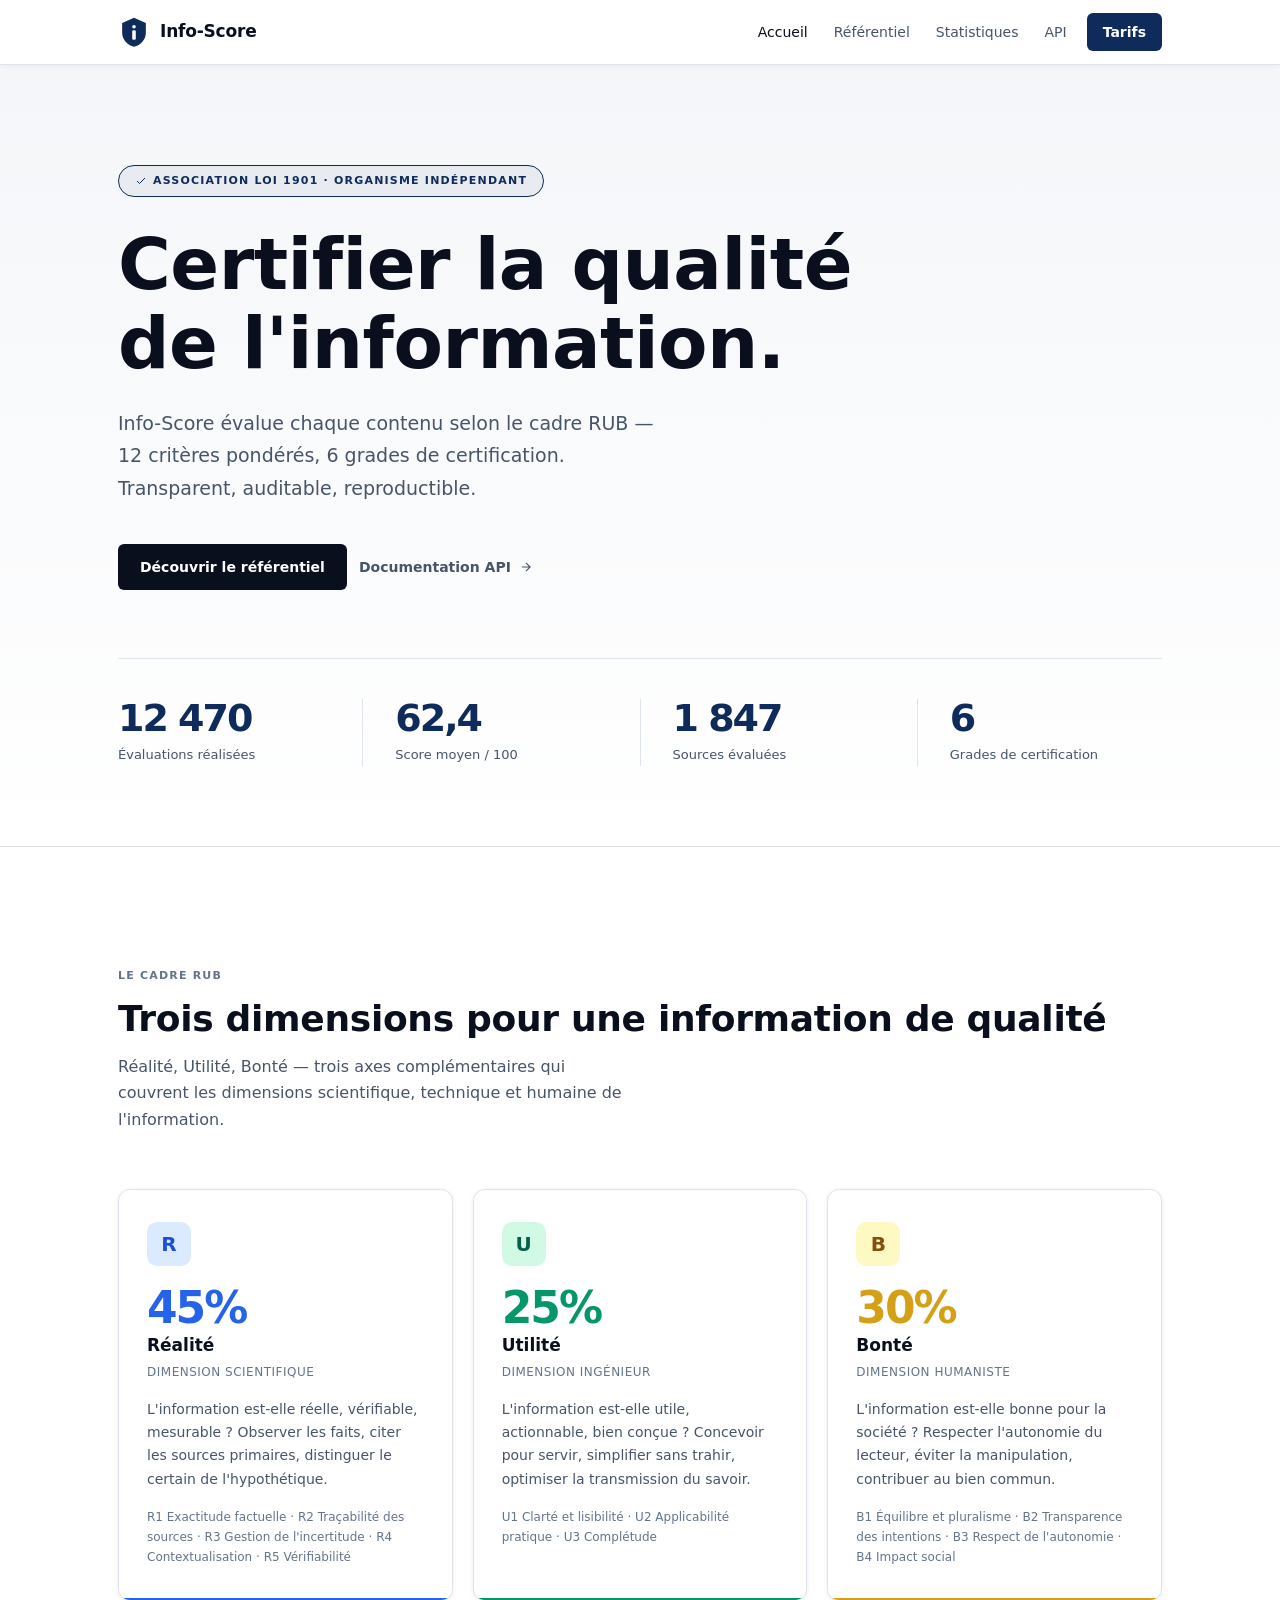
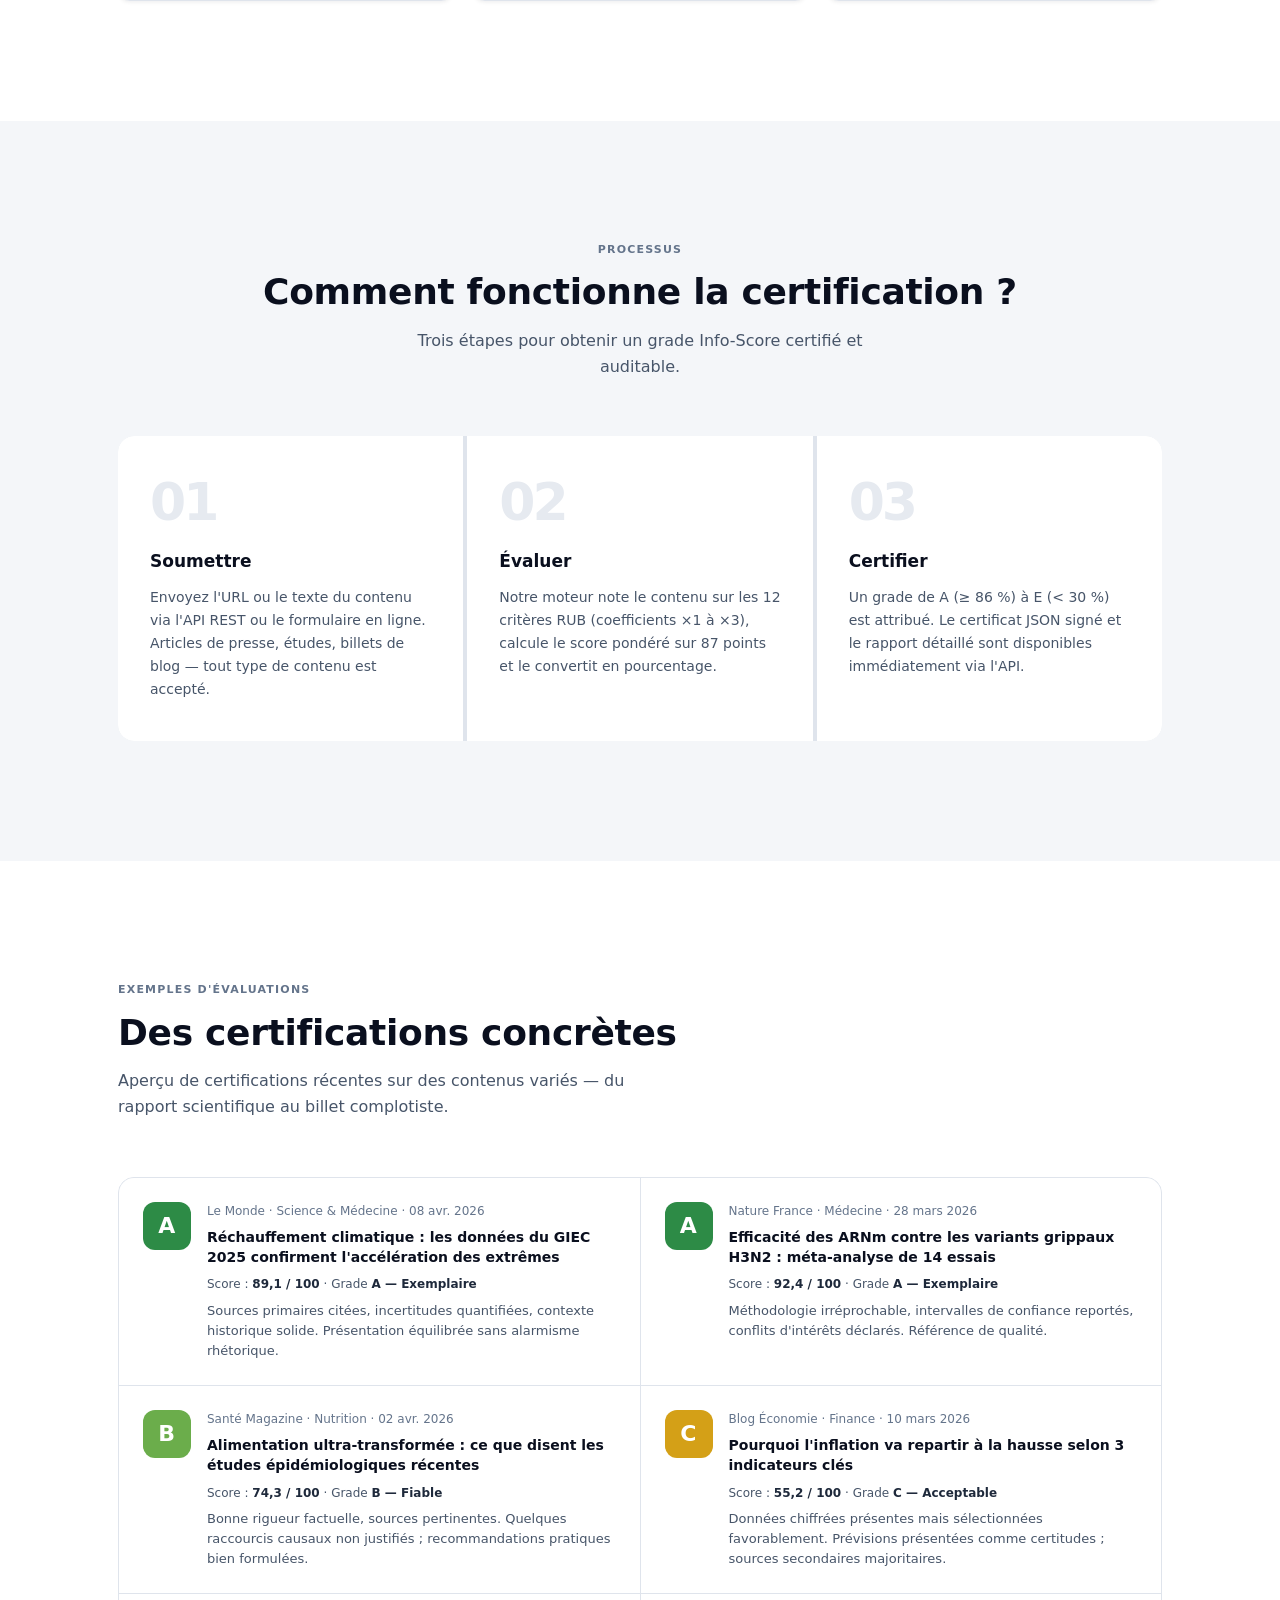
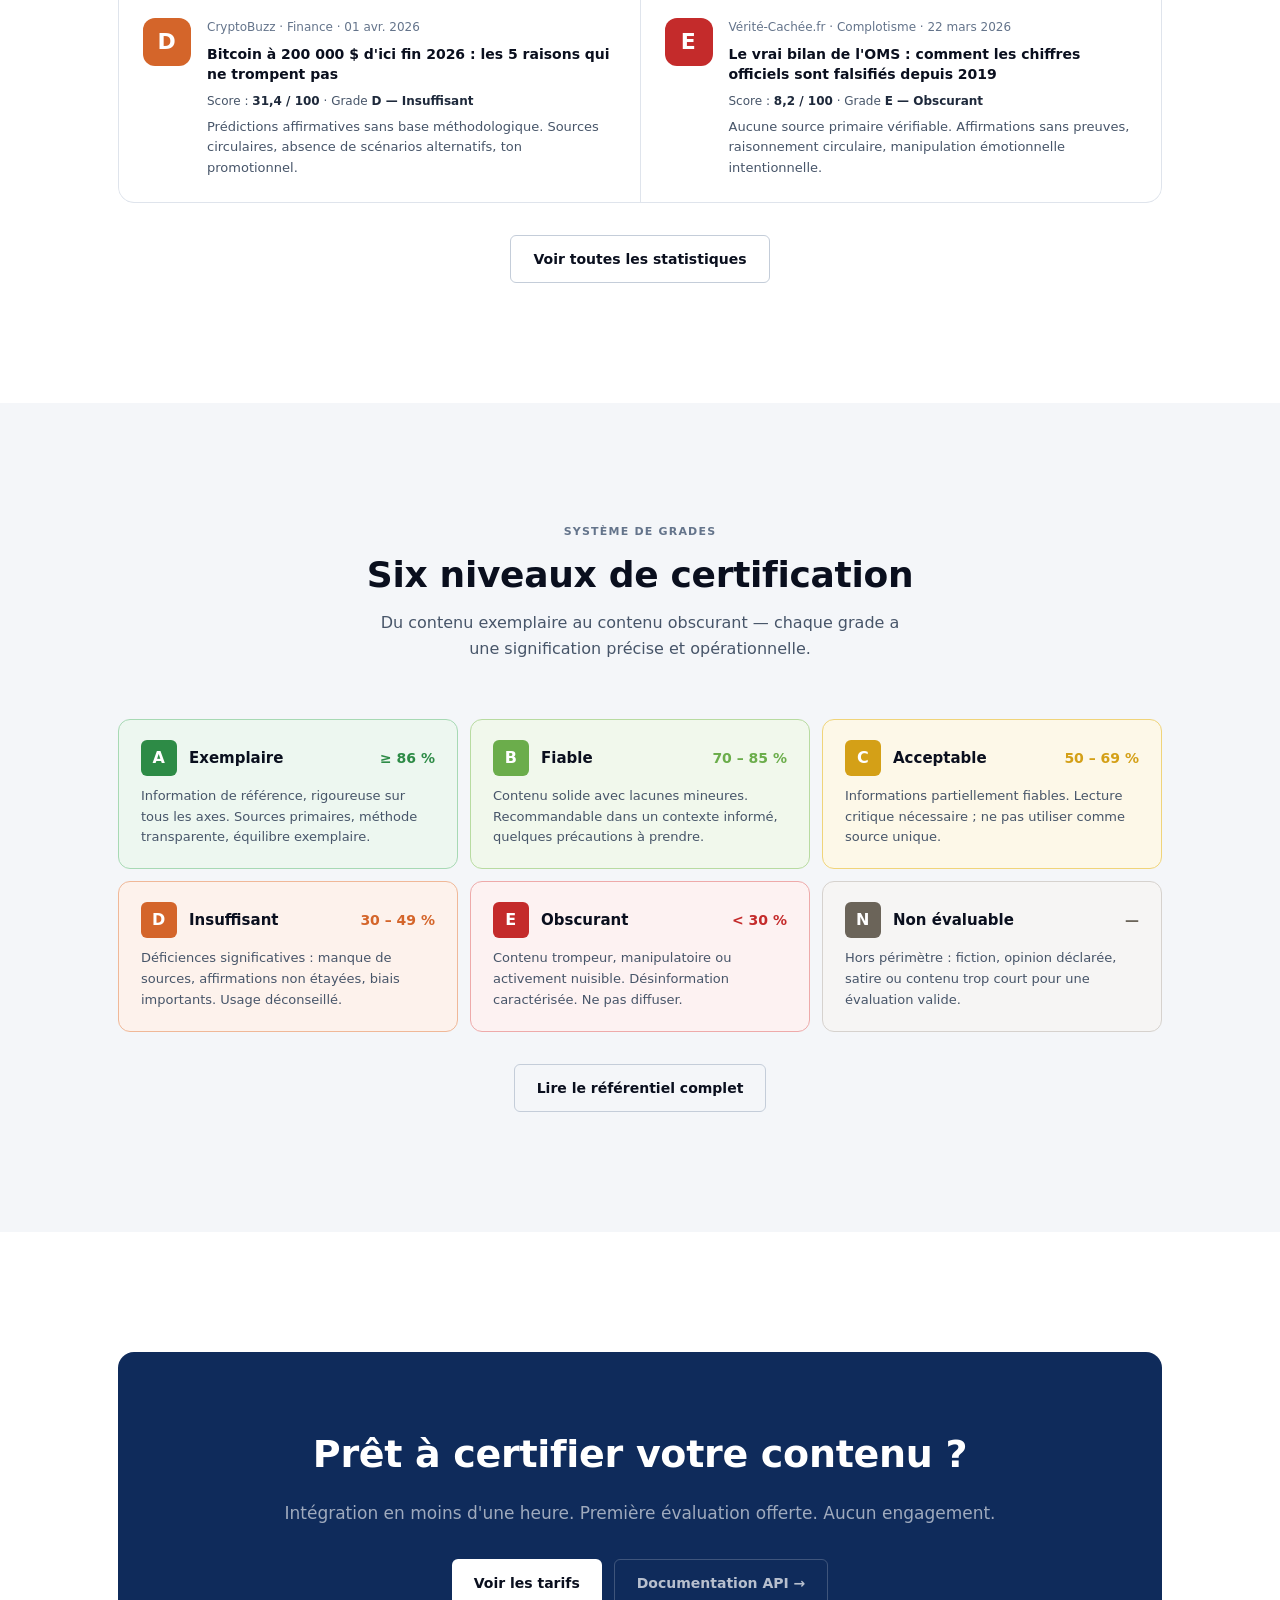
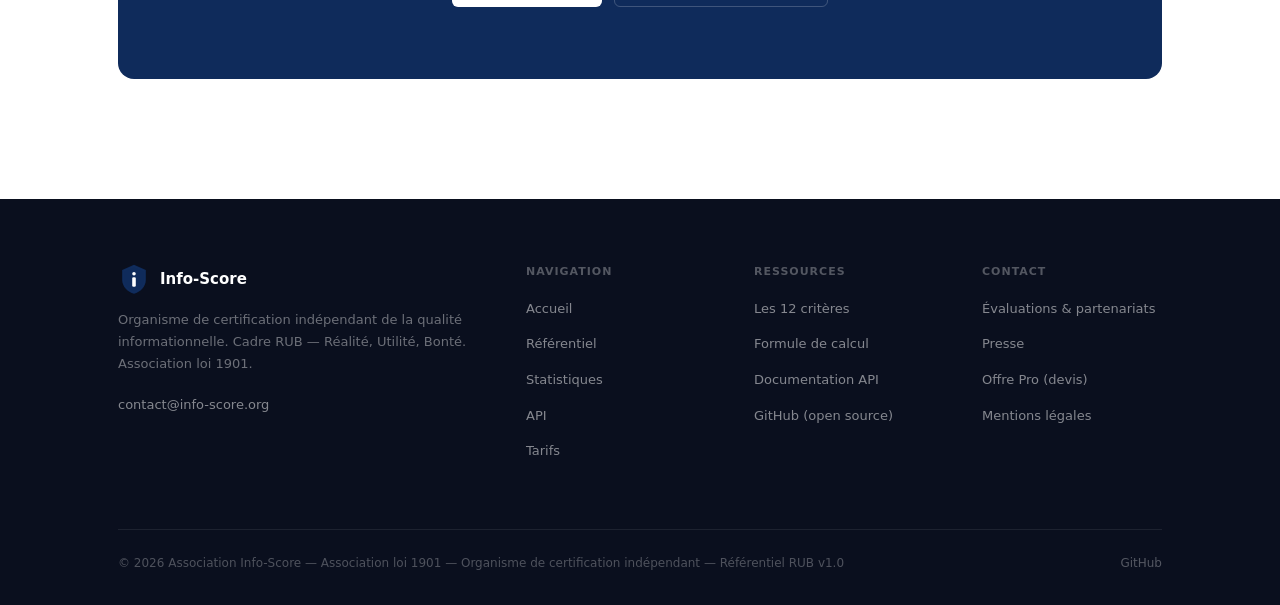
<file: index.html>
<!DOCTYPE html>
<html lang="fr">
<head>
  <meta charset="UTF-8">
  <meta http-equiv="Content-Security-Policy" content="default-src 'self'; script-src 'self' 'unsafe-inline' https://cdn.jsdelivr.net; style-src 'self' 'unsafe-inline' https://fonts.googleapis.com; font-src https://fonts.gstatic.com; img-src 'self' data:; connect-src 'self'; object-src 'none'; base-uri 'self'; form-action 'none'">
  <meta name="referrer" content="strict-origin-when-cross-origin">
  <meta name="viewport" content="width=device-width, initial-scale=1.0">
  <title>Info-Score — Certifier la qualité de l'information</title>
  <meta name="description" content="Info-Score est un organisme de certification indépendant de la qualité informationnelle. Cadre RUB, 12 critères, 6 grades. Association loi 1901.">
  <link rel="icon" type="image/svg+xml" href="favicon.svg">
  <meta property="og:type" content="website">
  <meta property="og:site_name" content="Info-Score">
  <meta property="og:title" content="Info-Score — Certifier la qualité de l'information">
  <meta property="og:description" content="Info-Score est un organisme de certification indépendant de la qualité informationnelle. Cadre RUB, 12 critères, 6 grades. Association loi 1901.">
  <meta property="og:url" content="https://info-score.org/">
  <meta property="og:image" content="https://info-score.org/og-image.png">
  <meta property="og:image:width" content="1200">
  <meta property="og:image:height" content="630">
  <meta property="og:image:type" content="image/png">
  <meta name="twitter:card" content="summary_large_image">
  <link rel="preconnect" href="https://fonts.googleapis.com">
  <link rel="preconnect" href="https://fonts.gstatic.com" crossorigin>
  <link href="https://fonts.googleapis.com/css2?family=Space+Grotesk:wght@400;500;600;700&display=swap" rel="stylesheet">
  <link rel="stylesheet" href="style.css">
</head>
<body>
  <a href="#main-content" class="skip-link">Aller au contenu principal</a>

  <!-- ── NAV ── -->
  <nav class="nav" aria-label="Navigation principale">
    <div class="container">
      <div class="nav__inner">
        <a href="index.html" class="nav__logo">
          <img src="logo.svg" alt="Info-Score" class="nav__logo-img" width="32" height="32">
          Info-Score
        </a>
        <div class="nav__links" id="navLinks">
          <a href="index.html" class="nav__link nav__link--active">Accueil</a>
          <a href="referentiel.html" class="nav__link">Référentiel</a>
          <a href="statistiques.html" class="nav__link">Statistiques</a>
          <a href="api.html" class="nav__link">API</a>
          <a href="tarifs.html" class="nav__cta">Tarifs</a>
        </div>
        <button class="nav__toggle" onclick="const el=document.getElementById('navLinks');el.classList.toggle('open');this.setAttribute('aria-expanded',el.classList.contains('open'));" aria-label="Ouvrir le menu de navigation" aria-expanded="false">
          <svg width="20" height="20" fill="none" stroke="currentColor" stroke-width="2" viewBox="0 0 24 24">
            <path d="M3 12h18M3 6h18M3 18h18"/>
          </svg>
        </button>
      </div>
    </div>
  </nav>

  <main id="main-content">

  <!-- ── HERO ── -->
  <section class="hero">
    <div class="container">
      <div>
        <div class="hero__label">
          <svg width="12" height="12" fill="none" stroke="currentColor" stroke-width="2" viewBox="0 0 24 24"><path d="M20 6L9 17l-5-5"/></svg>
          Association loi 1901 · Organisme indépendant
        </div>
        <h1 class="hero__title">Certifier la qualité<br>de l'information.</h1>
        <p class="hero__sub">
          Info-Score évalue chaque contenu selon le cadre RUB — 12 critères pondérés,
          6 grades de certification. Transparent, auditable, reproductible.
        </p>
        <div class="hero__actions">
          <a href="referentiel.html" class="btn btn--dark">Découvrir le référentiel</a>
          <a href="api.html" class="btn btn--ghost">
            Documentation API
            <svg width="14" height="14" fill="none" stroke="currentColor" stroke-width="2" viewBox="0 0 24 24"><path d="M5 12h14M12 5l7 7-7 7"/></svg>
          </a>
        </div>
        <div class="hero__stats">
          <div class="hero__stat">
            <div class="hero__stat-n">12 470</div>
            <div class="hero__stat-l">Évaluations réalisées</div>
          </div>
          <div class="hero__stat">
            <div class="hero__stat-n">62,4</div>
            <div class="hero__stat-l">Score moyen / 100</div>
          </div>
          <div class="hero__stat">
            <div class="hero__stat-n">1 847</div>
            <div class="hero__stat-l">Sources évaluées</div>
          </div>
          <div class="hero__stat">
            <div class="hero__stat-n">6</div>
            <div class="hero__stat-l">Grades de certification</div>
          </div>
        </div>
      </div>
    </div>
  </section>

  <!-- ── RUB ── -->
  <section class="section">
    <div class="container">
      <div class="section-header" data-animate>
        <div class="section-label">Le cadre RUB</div>
        <h2 class="section-title">Trois dimensions pour une information de qualité</h2>
        <p class="section-sub">Réalité, Utilité, Bonté — trois axes complémentaires qui couvrent les dimensions scientifique, technique et humaine de l'information.</p>
      </div>
      <div class="rub-grid">
        <div class="rub-card rub-card--R" data-animate data-delay="1">
          <div class="rub-letter rub-letter--R">R</div>
          <div class="rub-pct rub-pct--R">45%</div>
          <div class="rub-name">Réalité</div>
          <div class="rub-dim">Dimension Scientifique</div>
          <p class="rub-desc">L'information est-elle réelle, vérifiable, mesurable ? Observer les faits, citer les sources primaires, distinguer le certain de l'hypothétique.</p>
          <div class="rub-crit">R1 Exactitude factuelle · R2 Traçabilité des sources · R3 Gestion de l'incertitude · R4 Contextualisation · R5 Vérifiabilité</div>
        </div>
        <div class="rub-card rub-card--U" data-animate data-delay="2">
          <div class="rub-letter rub-letter--U">U</div>
          <div class="rub-pct rub-pct--U">25%</div>
          <div class="rub-name">Utilité</div>
          <div class="rub-dim">Dimension Ingénieur</div>
          <p class="rub-desc">L'information est-elle utile, actionnable, bien conçue ? Concevoir pour servir, simplifier sans trahir, optimiser la transmission du savoir.</p>
          <div class="rub-crit">U1 Clarté et lisibilité · U2 Applicabilité pratique · U3 Complétude</div>
        </div>
        <div class="rub-card rub-card--B" data-animate data-delay="3">
          <div class="rub-letter rub-letter--B">B</div>
          <div class="rub-pct rub-pct--B">30%</div>
          <div class="rub-name">Bonté</div>
          <div class="rub-dim">Dimension Humaniste</div>
          <p class="rub-desc">L'information est-elle bonne pour la société ? Respecter l'autonomie du lecteur, éviter la manipulation, contribuer au bien commun.</p>
          <div class="rub-crit">B1 Équilibre et pluralisme · B2 Transparence des intentions · B3 Respect de l'autonomie · B4 Impact social</div>
        </div>
      </div>
    </div>
  </section>

  <!-- ── HOW IT WORKS ── -->
  <section class="section section--alt">
    <div class="container">
      <div class="section-header section-header--center" data-animate>
        <div class="section-label">Processus</div>
        <h2 class="section-title">Comment fonctionne la certification ?</h2>
        <p class="section-sub">Trois étapes pour obtenir un grade Info-Score certifié et auditable.</p>
      </div>
      <div class="steps" data-animate>
        <div class="step">
          <div class="step__num">01</div>
          <h3 class="step__title">Soumettre</h3>
          <p class="step__desc">Envoyez l'URL ou le texte du contenu via l'API REST ou le formulaire en ligne. Articles de presse, études, billets de blog — tout type de contenu est accepté.</p>
        </div>
        <div class="step">
          <div class="step__num">02</div>
          <h3 class="step__title">Évaluer</h3>
          <p class="step__desc">Notre moteur note le contenu sur les 12 critères RUB (coefficients ×1 à ×3), calcule le score pondéré sur 87 points et le convertit en pourcentage.</p>
        </div>
        <div class="step">
          <div class="step__num">03</div>
          <h3 class="step__title">Certifier</h3>
          <p class="step__desc">Un grade de A (≥ 86 %) à E (&lt; 30 %) est attribué. Le certificat JSON signé et le rapport détaillé sont disponibles immédiatement via l'API.</p>
        </div>
      </div>
    </div>
  </section>

  <!-- ── SHOWCASE ── -->
  <section class="section">
    <div class="container">
      <div class="section-header" data-animate>
        <div class="section-label">Exemples d'évaluations</div>
        <h2 class="section-title">Des certifications concrètes</h2>
        <p class="section-sub">Aperçu de certifications récentes sur des contenus variés — du rapport scientifique au billet complotiste.</p>
      </div>
      <div class="showcase-grid" data-animate>
        <div class="showcase-card">
          <span class="badge badge--lg badge--A">A</span>
          <div class="showcase-content">
            <div class="showcase-meta">Le Monde · Science &amp; Médecine · 08 avr. 2026</div>
            <div class="showcase-title">Réchauffement climatique : les données du GIEC 2025 confirment l'accélération des extrêmes</div>
            <div class="showcase-score">Score : <strong>89,1 / 100</strong> · Grade <strong>A — Exemplaire</strong></div>
            <div class="showcase-excerpt">Sources primaires citées, incertitudes quantifiées, contexte historique solide. Présentation équilibrée sans alarmisme rhétorique.</div>
          </div>
        </div>
        <div class="showcase-card">
          <span class="badge badge--lg badge--A">A</span>
          <div class="showcase-content">
            <div class="showcase-meta">Nature France · Médecine · 28 mars 2026</div>
            <div class="showcase-title">Efficacité des ARNm contre les variants grippaux H3N2 : méta-analyse de 14 essais</div>
            <div class="showcase-score">Score : <strong>92,4 / 100</strong> · Grade <strong>A — Exemplaire</strong></div>
            <div class="showcase-excerpt">Méthodologie irréprochable, intervalles de confiance reportés, conflits d'intérêts déclarés. Référence de qualité.</div>
          </div>
        </div>
        <div class="showcase-card">
          <span class="badge badge--lg badge--B">B</span>
          <div class="showcase-content">
            <div class="showcase-meta">Santé Magazine · Nutrition · 02 avr. 2026</div>
            <div class="showcase-title">Alimentation ultra-transformée : ce que disent les études épidémiologiques récentes</div>
            <div class="showcase-score">Score : <strong>74,3 / 100</strong> · Grade <strong>B — Fiable</strong></div>
            <div class="showcase-excerpt">Bonne rigueur factuelle, sources pertinentes. Quelques raccourcis causaux non justifiés ; recommandations pratiques bien formulées.</div>
          </div>
        </div>
        <div class="showcase-card">
          <span class="badge badge--lg badge--C">C</span>
          <div class="showcase-content">
            <div class="showcase-meta">Blog Économie · Finance · 10 mars 2026</div>
            <div class="showcase-title">Pourquoi l'inflation va repartir à la hausse selon 3 indicateurs clés</div>
            <div class="showcase-score">Score : <strong>55,2 / 100</strong> · Grade <strong>C — Acceptable</strong></div>
            <div class="showcase-excerpt">Données chiffrées présentes mais sélectionnées favorablement. Prévisions présentées comme certitudes ; sources secondaires majoritaires.</div>
          </div>
        </div>
        <div class="showcase-card">
          <span class="badge badge--lg badge--D">D</span>
          <div class="showcase-content">
            <div class="showcase-meta">CryptoBuzz · Finance · 01 avr. 2026</div>
            <div class="showcase-title">Bitcoin à 200 000 $ d'ici fin 2026 : les 5 raisons qui ne trompent pas</div>
            <div class="showcase-score">Score : <strong>31,4 / 100</strong> · Grade <strong>D — Insuffisant</strong></div>
            <div class="showcase-excerpt">Prédictions affirmatives sans base méthodologique. Sources circulaires, absence de scénarios alternatifs, ton promotionnel.</div>
          </div>
        </div>
        <div class="showcase-card">
          <span class="badge badge--lg badge--E">E</span>
          <div class="showcase-content">
            <div class="showcase-meta">Vérité-Cachée.fr · Complotisme · 22 mars 2026</div>
            <div class="showcase-title">Le vrai bilan de l'OMS : comment les chiffres officiels sont falsifiés depuis 2019</div>
            <div class="showcase-score">Score : <strong>8,2 / 100</strong> · Grade <strong>E — Obscurant</strong></div>
            <div class="showcase-excerpt">Aucune source primaire vérifiable. Affirmations sans preuves, raisonnement circulaire, manipulation émotionnelle intentionnelle.</div>
          </div>
        </div>
      </div>
      <div class="text-center mt-32" data-animate>
        <a href="statistiques.html" class="btn btn--outline">Voir toutes les statistiques</a>
      </div>
    </div>
  </section>

  <!-- ── GRADES ── -->
  <section class="section section--alt">
    <div class="container">
      <div class="section-header section-header--center" data-animate>
        <div class="section-label">Système de grades</div>
        <h2 class="section-title">Six niveaux de certification</h2>
        <p class="section-sub">Du contenu exemplaire au contenu obscurant — chaque grade a une signification précise et opérationnelle.</p>
      </div>
      <div class="grades-grid" data-animate>
        <div class="grade-card grade-card--A">
          <div class="grade-card__top">
            <span class="badge badge--md badge--A">A</span>
            <div class="grade-card__name">Exemplaire</div>
            <div class="grade-card__threshold">≥ 86 %</div>
          </div>
          <p class="grade-card__desc">Information de référence, rigoureuse sur tous les axes. Sources primaires, méthode transparente, équilibre exemplaire.</p>
        </div>
        <div class="grade-card grade-card--B">
          <div class="grade-card__top">
            <span class="badge badge--md badge--B">B</span>
            <div class="grade-card__name">Fiable</div>
            <div class="grade-card__threshold">70 – 85 %</div>
          </div>
          <p class="grade-card__desc">Contenu solide avec lacunes mineures. Recommandable dans un contexte informé, quelques précautions à prendre.</p>
        </div>
        <div class="grade-card grade-card--C">
          <div class="grade-card__top">
            <span class="badge badge--md badge--C">C</span>
            <div class="grade-card__name">Acceptable</div>
            <div class="grade-card__threshold">50 – 69 %</div>
          </div>
          <p class="grade-card__desc">Informations partiellement fiables. Lecture critique nécessaire ; ne pas utiliser comme source unique.</p>
        </div>
        <div class="grade-card grade-card--D">
          <div class="grade-card__top">
            <span class="badge badge--md badge--D">D</span>
            <div class="grade-card__name">Insuffisant</div>
            <div class="grade-card__threshold">30 – 49 %</div>
          </div>
          <p class="grade-card__desc">Déficiences significatives : manque de sources, affirmations non étayées, biais importants. Usage déconseillé.</p>
        </div>
        <div class="grade-card grade-card--E">
          <div class="grade-card__top">
            <span class="badge badge--md badge--E">E</span>
            <div class="grade-card__name">Obscurant</div>
            <div class="grade-card__threshold">&lt; 30 %</div>
          </div>
          <p class="grade-card__desc">Contenu trompeur, manipulatoire ou activement nuisible. Désinformation caractérisée. Ne pas diffuser.</p>
        </div>
        <div class="grade-card grade-card--N">
          <div class="grade-card__top">
            <span class="badge badge--md badge--N">N</span>
            <div class="grade-card__name">Non évaluable</div>
            <div class="grade-card__threshold">—</div>
          </div>
          <p class="grade-card__desc">Hors périmètre : fiction, opinion déclarée, satire ou contenu trop court pour une évaluation valide.</p>
        </div>
      </div>
      <div class="text-center mt-32" data-animate>
        <a href="referentiel.html" class="btn btn--outline">Lire le référentiel complet</a>
      </div>
    </div>
  </section>

  <!-- ── CTA ── -->
  <section class="section">
    <div class="container" data-animate>
      <div class="cta-block">
        <h2>Prêt à certifier votre contenu ?</h2>
        <p>Intégration en moins d'une heure. Première évaluation offerte. Aucun engagement.</p>
        <div class="flex flex-wrap justify-center gap-12">
          <a href="tarifs.html" class="btn btn--light">Voir les tarifs</a>
          <a href="api.html" class="btn btn--ghost-white">Documentation API →</a>
        </div>
      </div>
    </div>
  </section>

  </main>

  <!-- ── FOOTER ── -->
  <footer class="footer">
    <div class="container">
      <div class="footer__grid">
        <div>
          <div class="footer__brand">
            <img src="logo.svg" alt="Info-Score" class="nav__logo-img" width="24" height="24">
            <div class="footer__brand-name">Info-Score</div>
          </div>
          <p class="footer__brand-desc">Organisme de certification indépendant de la qualité informationnelle. Cadre RUB — Réalité, Utilité, Bonté. Association loi 1901.</p>
          <a href="mailto:contact@info-score.org" class="footer__mail">contact@info-score.org</a>
        </div>
        <div>
          <div class="footer__col-title">Navigation</div>
          <ul class="footer__links">
            <li><a href="index.html">Accueil</a></li>
            <li><a href="referentiel.html">Référentiel</a></li>
            <li><a href="statistiques.html">Statistiques</a></li>
            <li><a href="api.html">API</a></li>
            <li><a href="tarifs.html">Tarifs</a></li>
          </ul>
        </div>
        <div>
          <div class="footer__col-title">Ressources</div>
          <ul class="footer__links">
            <li><a href="referentiel.html#criteres">Les 12 critères</a></li>
            <li><a href="referentiel.html#formule">Formule de calcul</a></li>
            <li><a href="api.html">Documentation API</a></li>
            <li><a href="https://github.com/Info-Score/info-score" target="_blank" rel="noopener">GitHub (open source)</a></li>
          </ul>
        </div>
        <div>
          <div class="footer__col-title">Contact</div>
          <ul class="footer__links">
            <li><a href="mailto:contact@info-score.org">Évaluations &amp; partenariats</a></li>
            <li><a href="mailto:presse@info-score.org">Presse</a></li>
            <li><a href="tarifs.html">Offre Pro (devis)</a></li>
            <li><a href="mailto:legal@info-score.org">Mentions légales</a></li>
          </ul>
        </div>
      </div>
      <div class="footer__bottom">
        <div>© 2026 Association Info-Score — Association loi 1901 — Organisme de certification indépendant — Référentiel RUB v1.0</div>
        <a href="https://github.com/Info-Score/info-score" target="_blank" rel="noopener" style="color:rgba(255,255,255,.3);transition:color .2s;" onmouseover="this.style.color='rgba(255,255,255,.7)'" onmouseout="this.style.color='rgba(255,255,255,.3)'">GitHub</a>
      </div>
    </div>
  </footer>

  <script>
    // Scroll animations
    const obs = new IntersectionObserver(entries => {
      entries.forEach(e => { if (e.isIntersecting) e.target.classList.add('is-visible'); });
    }, { threshold: 0.07, rootMargin: '0px 0px -40px 0px' });
    document.querySelectorAll('[data-animate]').forEach(el => obs.observe(el));
  </script>
</body>
</html>
</file>
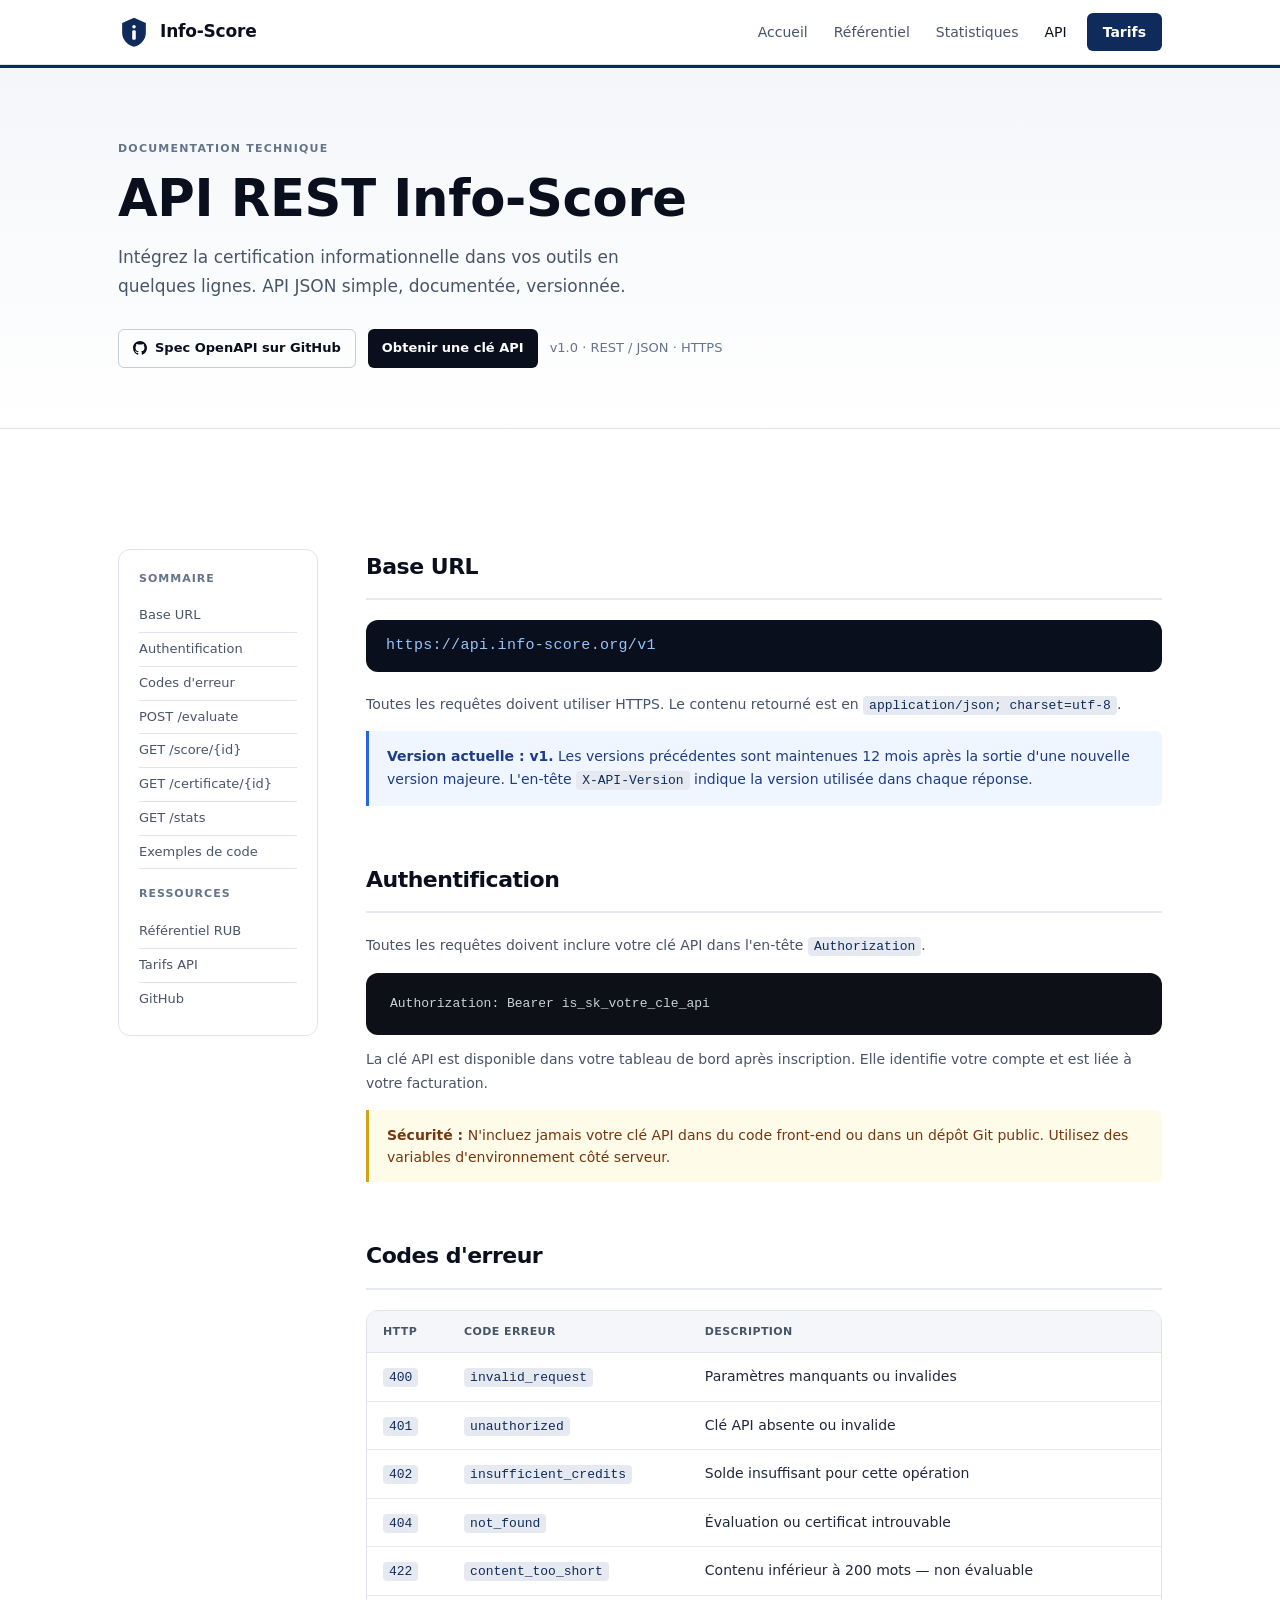
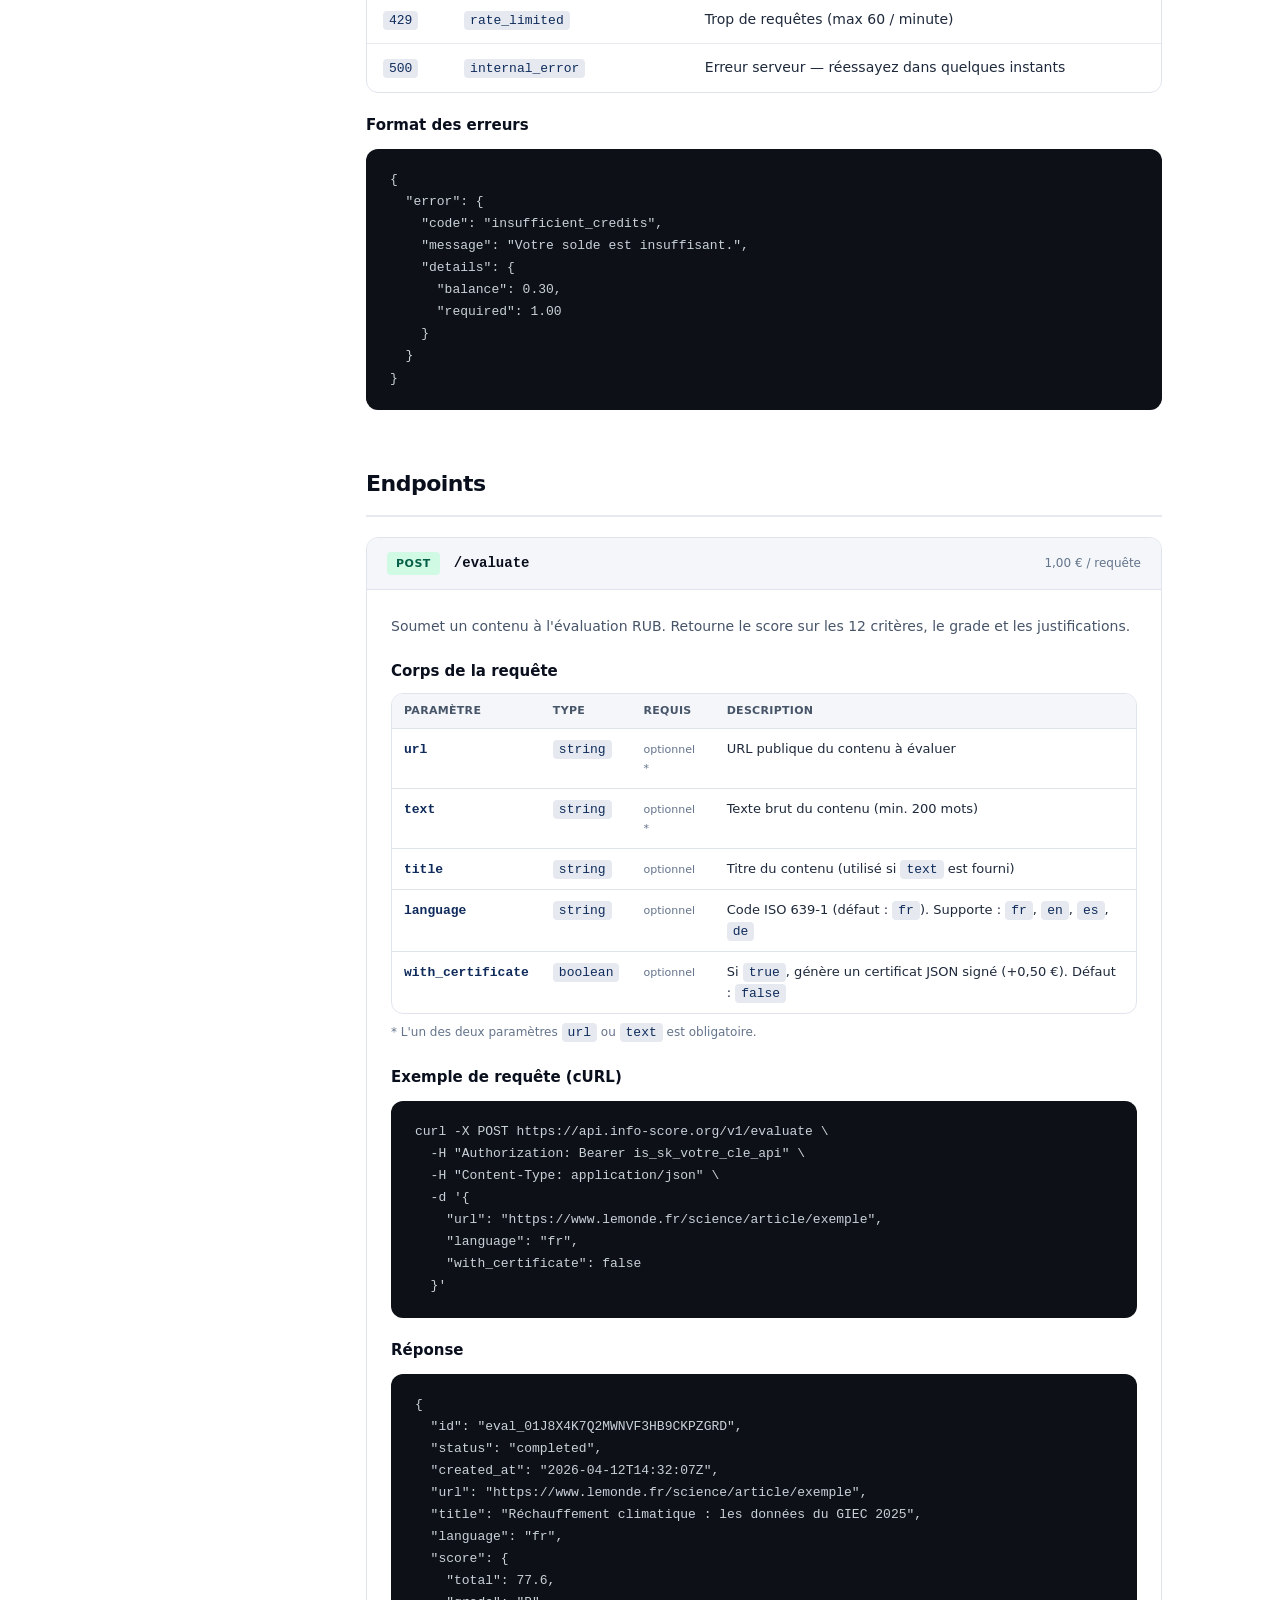
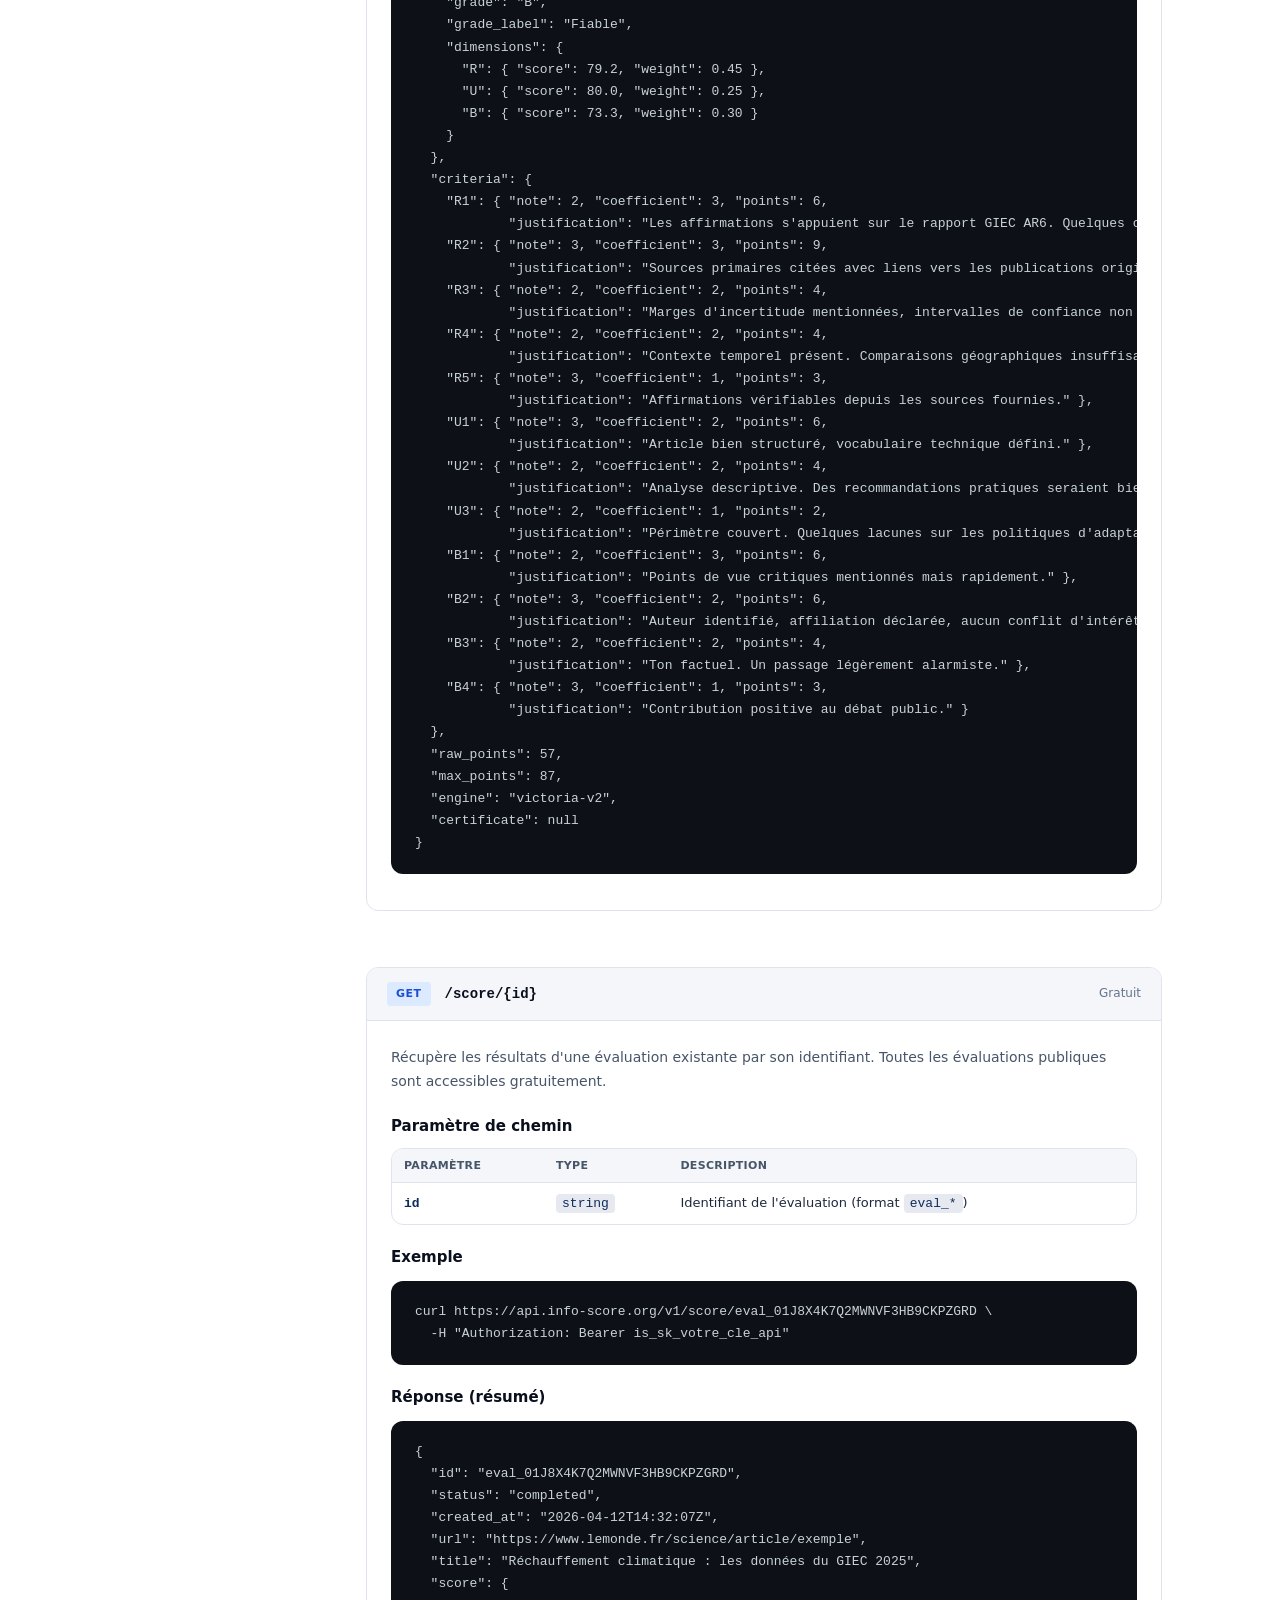
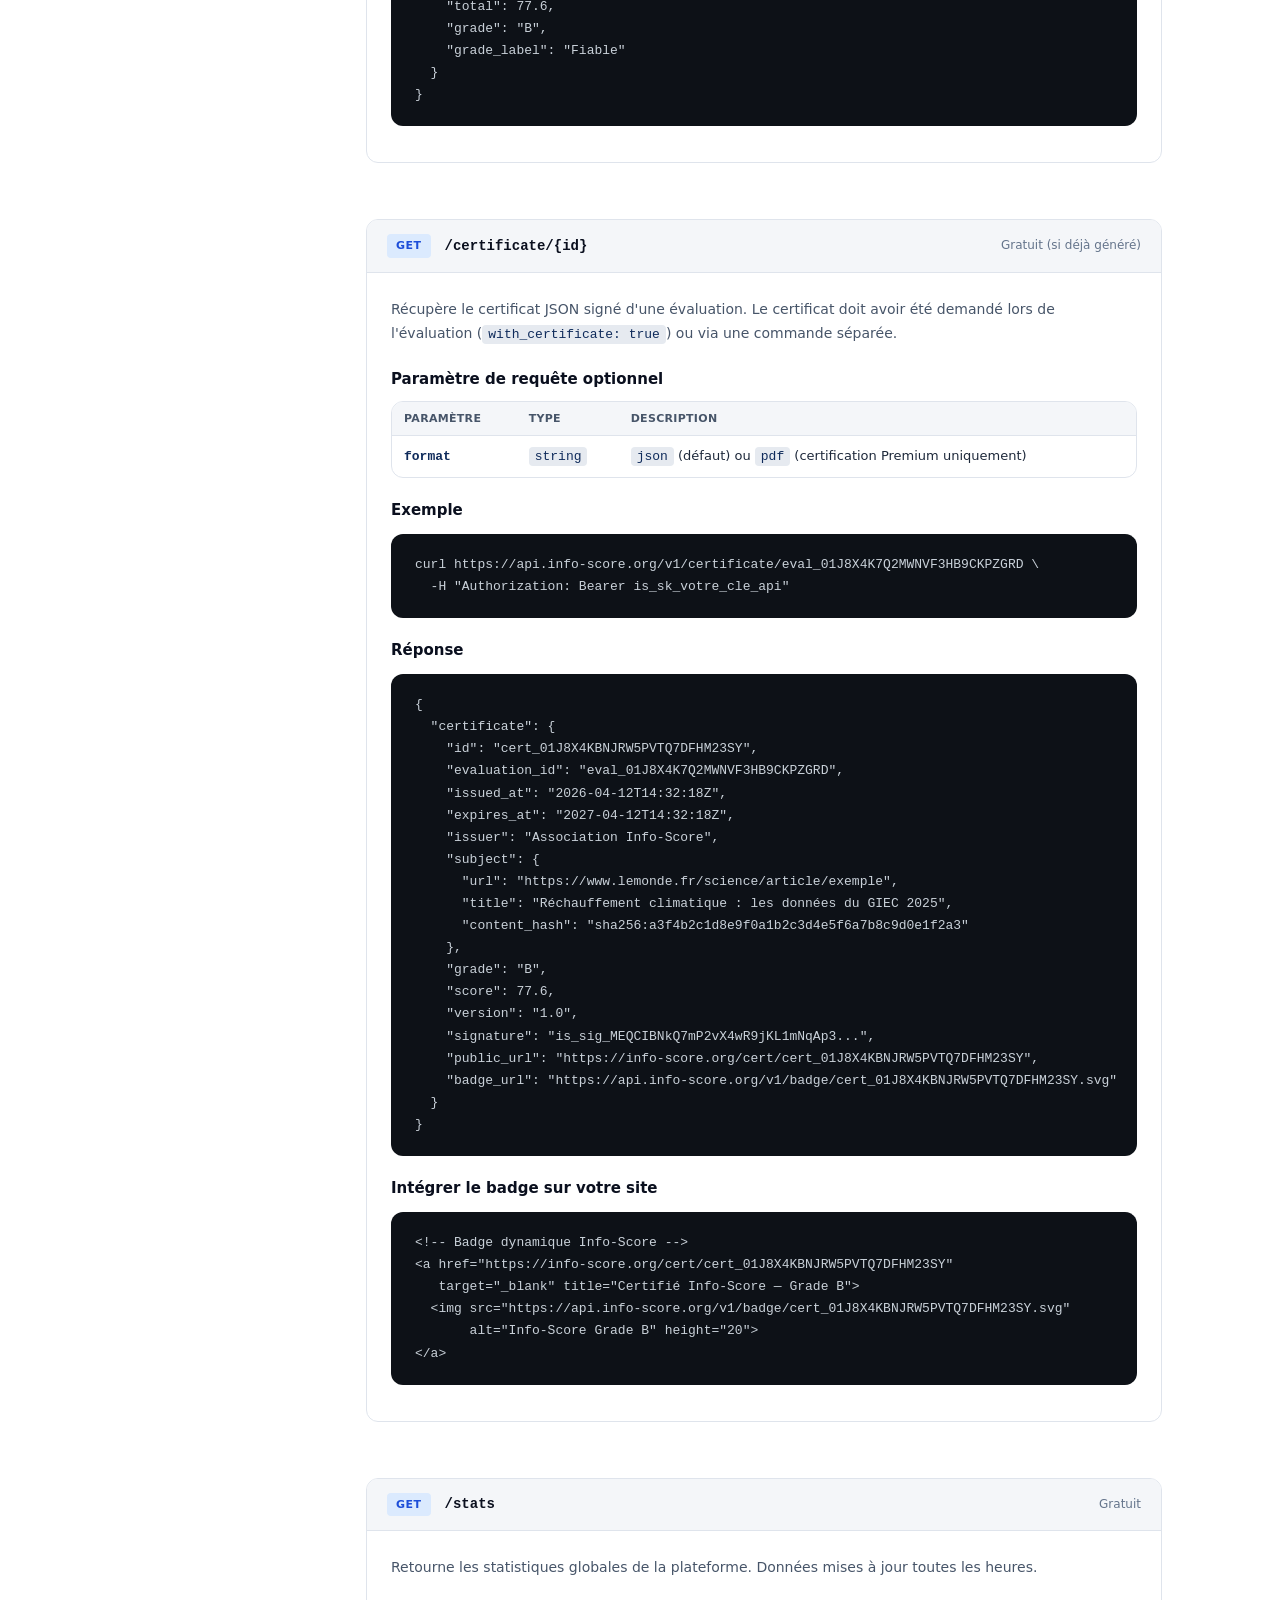
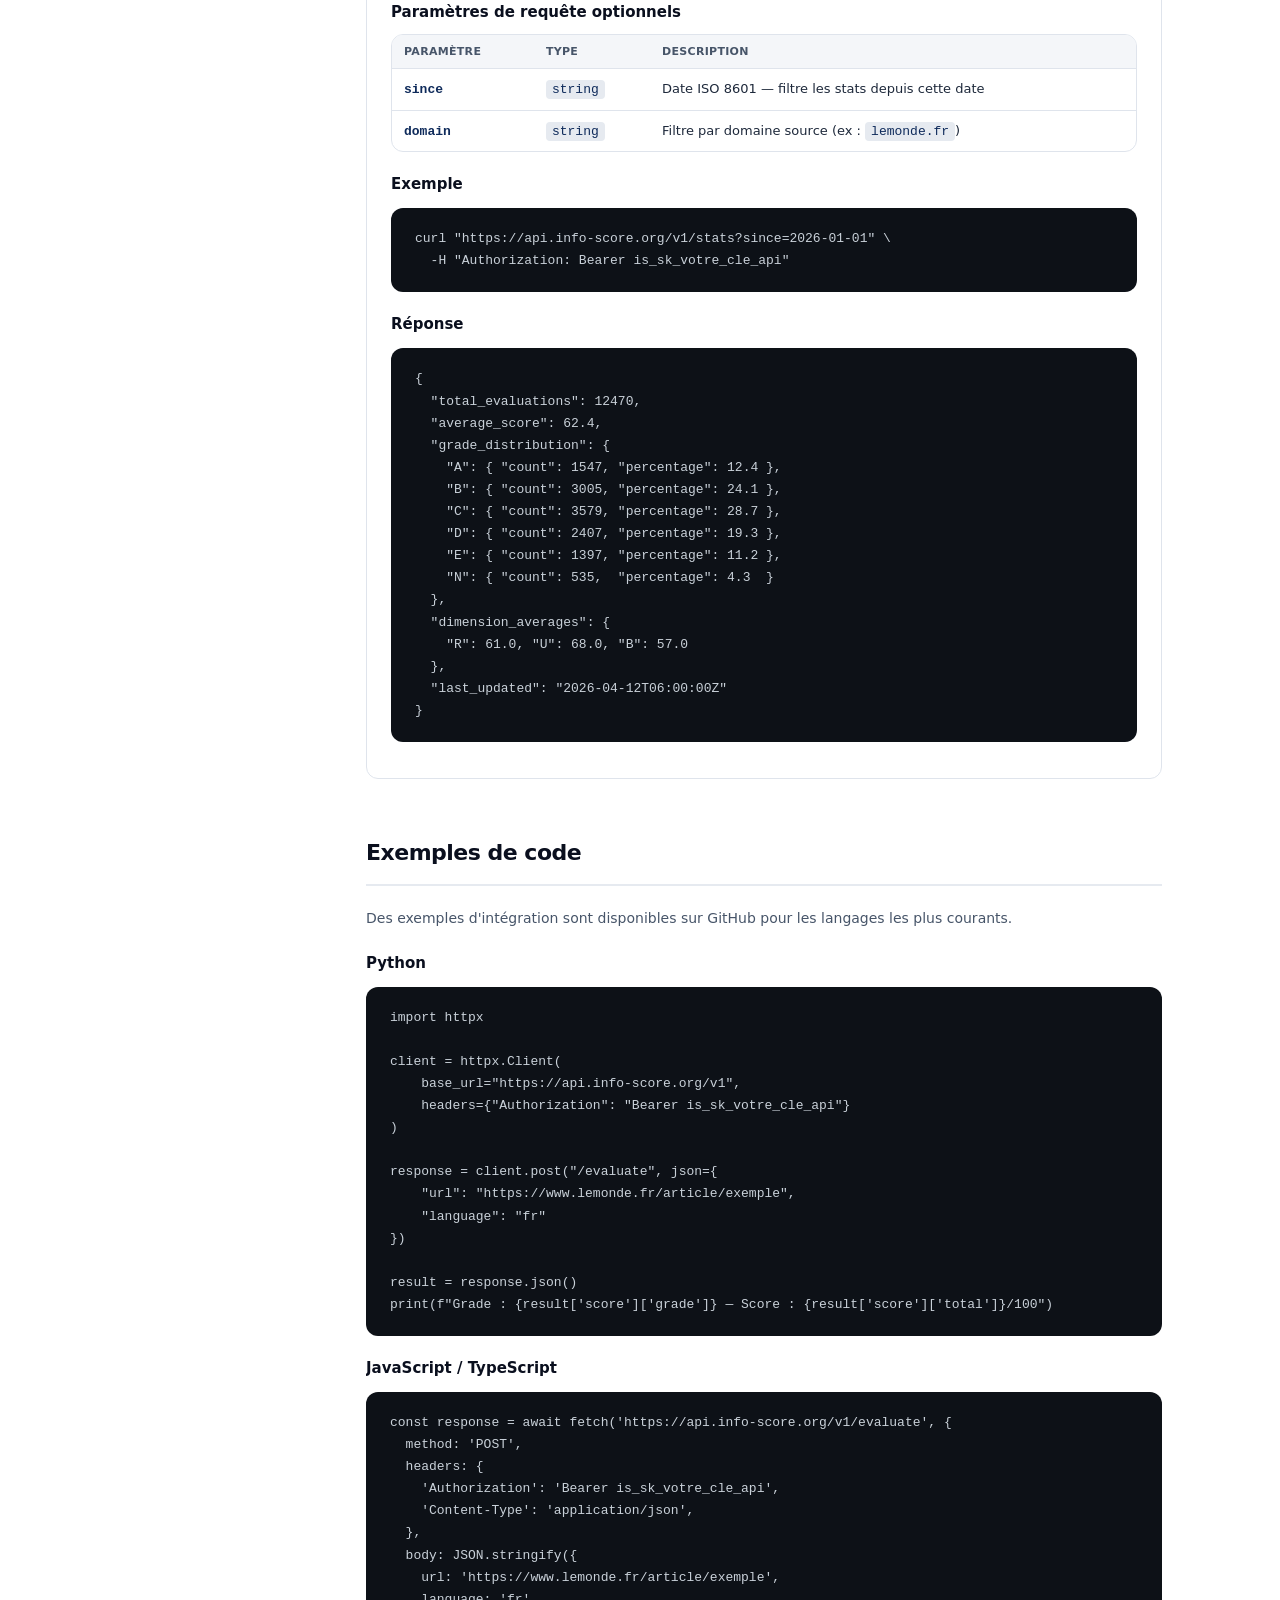
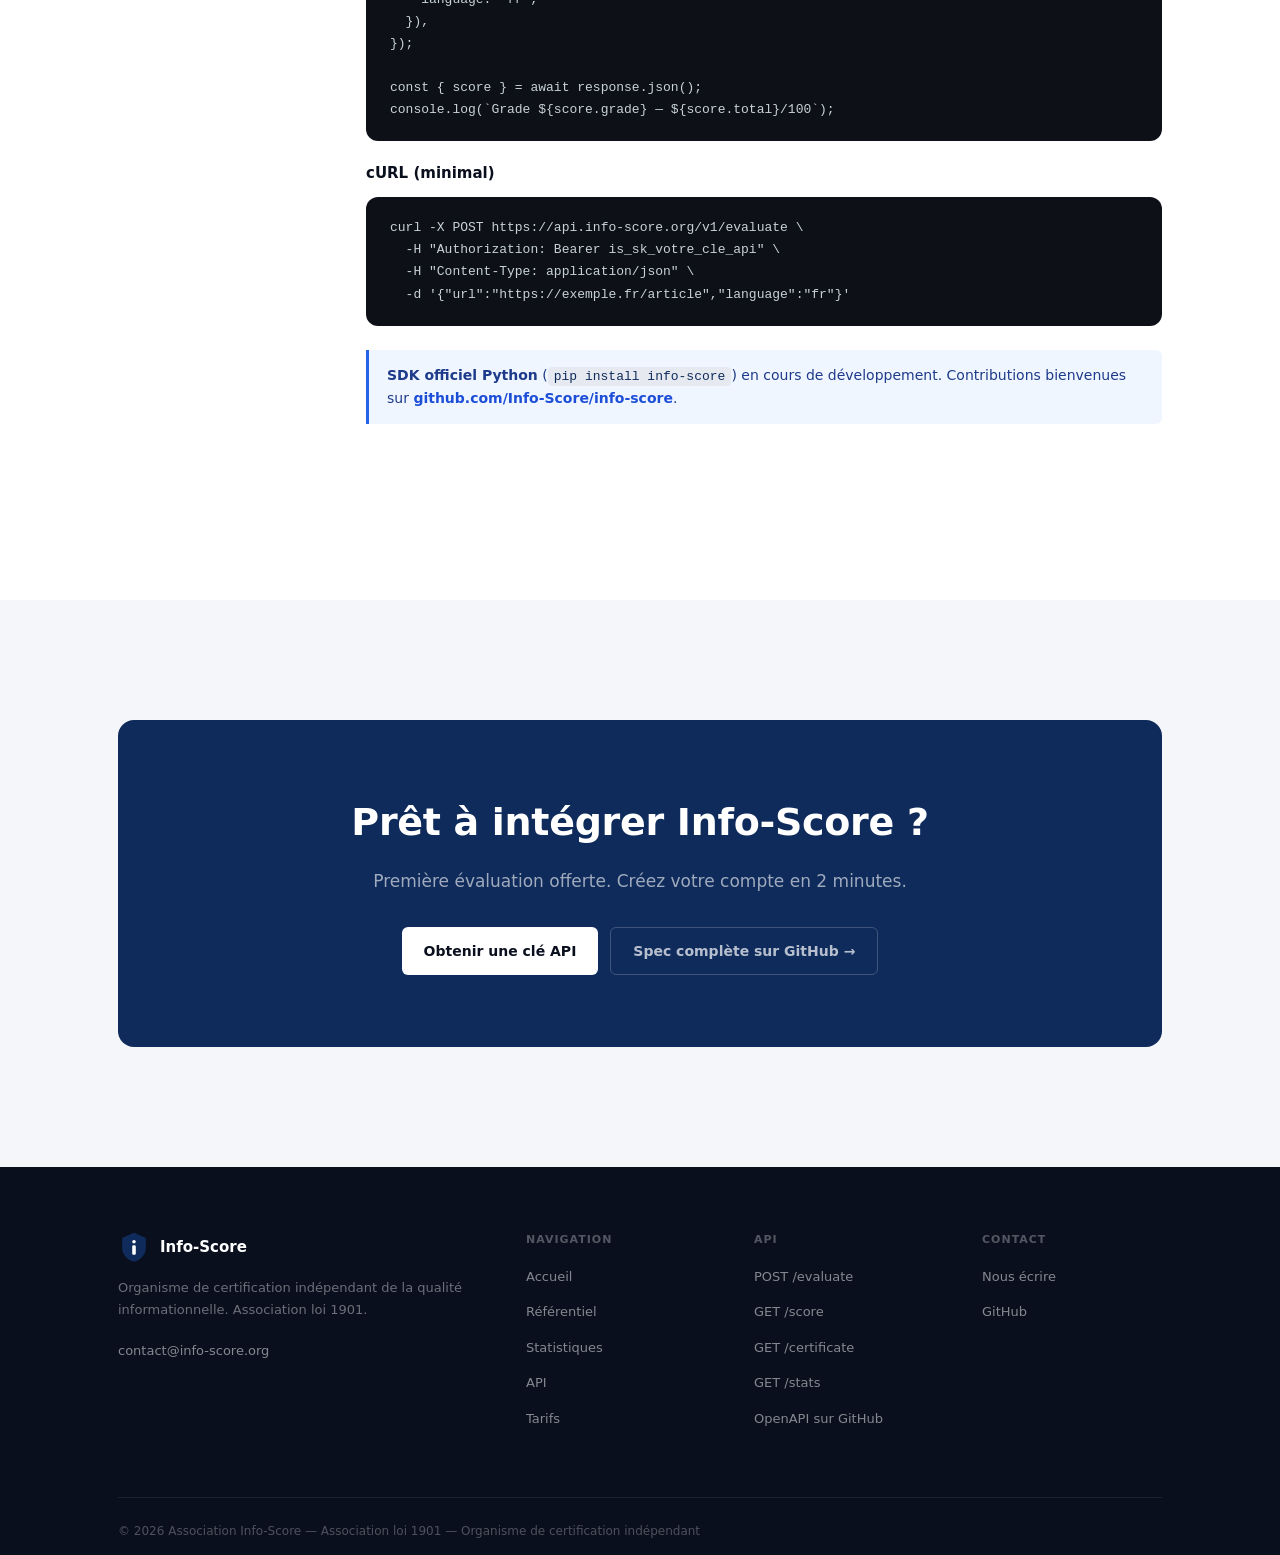
<file: api.html>
<!DOCTYPE html>
<html lang="fr">
<head>
  <meta charset="UTF-8">
  <meta http-equiv="Content-Security-Policy" content="default-src 'self'; script-src 'self' 'unsafe-inline' https://cdn.jsdelivr.net; style-src 'self' 'unsafe-inline' https://fonts.googleapis.com; font-src https://fonts.gstatic.com; img-src 'self' data:; connect-src 'self'; object-src 'none'; base-uri 'self'; form-action 'none'">
  <meta name="referrer" content="strict-origin-when-cross-origin">
  <meta name="viewport" content="width=device-width, initial-scale=1.0">
  <title>API REST — Info-Score</title>
  <meta name="description" content="Documentation de l'API REST Info-Score : évaluer un contenu, récupérer un score, obtenir un certificat. Exemples Python, JS, cURL.">
  <link rel="icon" type="image/svg+xml" href="favicon.svg">
  <meta property="og:type" content="website">
  <meta property="og:site_name" content="Info-Score">
  <meta property="og:title" content="API REST — Info-Score">
  <meta property="og:description" content="Documentation de l'API REST Info-Score : évaluer un contenu, récupérer un score, obtenir un certificat. Exemples Python, JS, cURL.">
  <meta property="og:url" content="https://info-score.org/api.html">
  <meta property="og:image" content="https://info-score.org/og-image.png">
  <meta property="og:image:width" content="1200">
  <meta property="og:image:height" content="630">
  <meta property="og:image:type" content="image/png">
  <meta name="twitter:card" content="summary_large_image">
  <link rel="preconnect" href="https://fonts.googleapis.com">
  <link rel="preconnect" href="https://fonts.gstatic.com" crossorigin>
  <link href="https://fonts.googleapis.com/css2?family=Space+Grotesk:wght@400;500;600;700&display=swap" rel="stylesheet">
  <link rel="stylesheet" href="style.css">
</head>
<body>
  <a href="#main-content" class="skip-link">Aller au contenu principal</a>

  <!-- ── NAV ── -->
  <nav class="nav" aria-label="Navigation principale">
    <div class="container">
      <div class="nav__inner">
        <a href="index.html" class="nav__logo">
          <img src="logo.svg" alt="Info-Score" class="nav__logo-img" width="32" height="32">
          Info-Score
        </a>
        <div class="nav__links" id="navLinks">
          <a href="index.html" class="nav__link">Accueil</a>
          <a href="referentiel.html" class="nav__link">Référentiel</a>
          <a href="statistiques.html" class="nav__link">Statistiques</a>
          <a href="api.html" class="nav__link nav__link--active">API</a>
          <a href="tarifs.html" class="nav__cta">Tarifs</a>
        </div>
        <button class="nav__toggle" onclick="const el=document.getElementById('navLinks');el.classList.toggle('open');this.setAttribute('aria-expanded',el.classList.contains('open'));" aria-label="Ouvrir le menu de navigation" aria-expanded="false">
          <svg width="20" height="20" fill="none" stroke="currentColor" stroke-width="2" viewBox="0 0 24 24">
            <path d="M3 12h18M3 6h18M3 18h18"/>
          </svg>
        </button>
      </div>
    </div>
  </nav>

  <main id="main-content">

  <!-- ── PAGE HEADER ── -->
  <div class="page-header">
    <div class="container">
      <div class="section-label">Documentation technique</div>
      <h1>API REST Info-Score</h1>
      <p>Intégrez la certification informationnelle dans vos outils en quelques lignes. API JSON simple, documentée, versionnée.</p>
      <div class="page-header-actions">
        <a href="https://github.com/Info-Score/info-score/blob/main/openapi.yaml" target="_blank" rel="noopener" class="btn btn--outline btn--sm">
          <svg width="14" height="14" fill="currentColor" viewBox="0 0 24 24"><path d="M12 0c-6.626 0-12 5.373-12 12 0 5.302 3.438 9.8 8.207 11.387.599.111.793-.261.793-.577v-2.234c-3.338.726-4.033-1.416-4.033-1.416-.546-1.387-1.333-1.756-1.333-1.756-1.089-.745.083-.729.083-.729 1.205.084 1.839 1.237 1.839 1.237 1.07 1.834 2.807 1.304 3.492.997.107-.775.418-1.305.762-1.604-2.665-.305-5.467-1.334-5.467-5.931 0-1.311.469-2.381 1.236-3.221-.124-.303-.535-1.524.117-3.176 0 0 1.008-.322 3.301 1.23.957-.266 1.983-.399 3.003-.404 1.02.005 2.047.138 3.006.404 2.291-1.552 3.297-1.23 3.297-1.23.653 1.653.242 2.874.118 3.176.77.84 1.235 1.911 1.235 3.221 0 4.609-2.807 5.624-5.479 5.921.43.372.823 1.102.823 2.222v3.293c0 .319.192.694.801.576 4.765-1.589 8.199-6.086 8.199-11.386 0-6.627-5.373-12-12-12z"/></svg>
          Spec OpenAPI sur GitHub
        </a>
        <a href="tarifs.html" class="btn btn--dark btn--sm">Obtenir une clé API</a>
        <span style="font-size:13px;color:var(--ink-4);align-self:center;">v1.0 · REST / JSON · HTTPS</span>
      </div>
    </div>
  </div>

  <!-- ── MAIN ── -->
  <section class="section">
    <div class="container">
      <div class="api-toc-mobile" aria-label="Navigation rapide API">
        <div class="api-toc-mobile__title">Sommaire</div>
        <ul class="api-toc-mobile__links">
          <li><a href="#base">Base URL</a></li>
          <li><a href="#auth">Authentification</a></li>
          <li><a href="#errors">Codes d'erreur</a></li>
          <li><a href="#evaluate">POST /evaluate</a></li>
          <li><a href="#score">GET /score/{id}</a></li>
          <li><a href="#certificate">GET /certificate/{id}</a></li>
          <li><a href="#stats">GET /stats</a></li>
          <li><a href="#sdks">Exemples de code</a></li>
        </ul>
      </div>

      <div class="api-layout">

        <!-- Sidebar -->
        <aside class="api-toc" aria-label="Navigation dans la documentation API">
          <div class="api-toc-title">Sommaire</div>
          <a href="#base">Base URL</a>
          <a href="#auth">Authentification</a>
          <a href="#errors">Codes d'erreur</a>
          <a href="#evaluate">POST /evaluate</a>
          <a href="#score">GET /score/{id}</a>
          <a href="#certificate">GET /certificate/{id}</a>
          <a href="#stats">GET /stats</a>
          <a href="#sdks">Exemples de code</a>
          <div class="api-toc-title" style="margin-top:16px;">Ressources</div>
          <a href="referentiel.html">Référentiel RUB</a>
          <a href="tarifs.html">Tarifs API</a>
          <a href="https://github.com/Info-Score/info-score" target="_blank" rel="noopener">GitHub</a>
        </aside>

        <!-- Content -->
        <div class="api-content">

          <!-- Base URL -->
          <div class="api-section" id="base" data-animate>
            <h2>Base URL</h2>
            <div class="base-url">https://api.info-score.org/v1</div>
            <p>Toutes les requêtes doivent utiliser HTTPS. Le contenu retourné est en <code>application/json; charset=utf-8</code>.</p>
            <div class="note">
              <strong>Version actuelle : v1.</strong> Les versions précédentes sont maintenues 12 mois après la sortie d'une nouvelle version majeure. L'en-tête <code>X-API-Version</code> indique la version utilisée dans chaque réponse.
            </div>
          </div>

          <!-- Auth -->
          <div class="api-section" id="auth" data-animate>
            <h2>Authentification</h2>
            <p>Toutes les requêtes doivent inclure votre clé API dans l'en-tête <code>Authorization</code>.</p>
            <pre>Authorization: Bearer is_sk_votre_cle_api</pre>
            <p>La clé API est disponible dans votre tableau de bord après inscription. Elle identifie votre compte et est liée à votre facturation.</p>
            <div class="warn">
              <strong>Sécurité :</strong> N'incluez jamais votre clé API dans du code front-end ou dans un dépôt Git public. Utilisez des variables d'environnement côté serveur.
            </div>
          </div>

          <!-- Errors -->
          <div class="api-section" id="errors" data-animate>
            <h2>Codes d'erreur</h2>
            <div class="table-wrap">
              <table>
                <thead>
                  <tr><th>HTTP</th><th>Code erreur</th><th>Description</th></tr>
                </thead>
                <tbody>
                  <tr><td><code>400</code></td><td><code>invalid_request</code></td><td>Paramètres manquants ou invalides</td></tr>
                  <tr><td><code>401</code></td><td><code>unauthorized</code></td><td>Clé API absente ou invalide</td></tr>
                  <tr><td><code>402</code></td><td><code>insufficient_credits</code></td><td>Solde insuffisant pour cette opération</td></tr>
                  <tr><td><code>404</code></td><td><code>not_found</code></td><td>Évaluation ou certificat introuvable</td></tr>
                  <tr><td><code>422</code></td><td><code>content_too_short</code></td><td>Contenu inférieur à 200 mots — non évaluable</td></tr>
                  <tr><td><code>429</code></td><td><code>rate_limited</code></td><td>Trop de requêtes (max 60 / minute)</td></tr>
                  <tr><td><code>500</code></td><td><code>internal_error</code></td><td>Erreur serveur — réessayez dans quelques instants</td></tr>
                </tbody>
              </table>
            </div>
            <h3>Format des erreurs</h3>
<pre>{
  "error": {
    "code": "insufficient_credits",
    "message": "Votre solde est insuffisant.",
    "details": {
      "balance": 0.30,
      "required": 1.00
    }
  }
}</pre>
          </div>

          <!-- POST /evaluate -->
          <div class="api-section" id="evaluate" data-animate>
            <h2>Endpoints</h2>
            <div class="endpoint">
              <div class="endpoint-header">
                <span class="method method--post">POST</span>
                <span class="endpoint-path">/evaluate</span>
                <span class="endpoint-price">1,00 € / requête</span>
              </div>
              <div class="endpoint-body">
                <p>Soumet un contenu à l'évaluation RUB. Retourne le score sur les 12 critères, le grade et les justifications.</p>

                <h3>Corps de la requête</h3>
                <div class="table-wrap"><table class="param-table">
                  <thead><tr><th>Paramètre</th><th>Type</th><th>Requis</th><th>Description</th></tr></thead>
                  <tbody>
                    <tr>
                      <td><span class="param-name">url</span></td>
                      <td><code>string</code></td>
                      <td><span class="param-opt">optionnel *</span></td>
                      <td>URL publique du contenu à évaluer</td>
                    </tr>
                    <tr>
                      <td><span class="param-name">text</span></td>
                      <td><code>string</code></td>
                      <td><span class="param-opt">optionnel *</span></td>
                      <td>Texte brut du contenu (min. 200 mots)</td>
                    </tr>
                    <tr>
                      <td><span class="param-name">title</span></td>
                      <td><code>string</code></td>
                      <td><span class="param-opt">optionnel</span></td>
                      <td>Titre du contenu (utilisé si <code>text</code> est fourni)</td>
                    </tr>
                    <tr>
                      <td><span class="param-name">language</span></td>
                      <td><code>string</code></td>
                      <td><span class="param-opt">optionnel</span></td>
                      <td>Code ISO 639-1 (défaut : <code>fr</code>). Supporte : <code>fr</code>, <code>en</code>, <code>es</code>, <code>de</code></td>
                    </tr>
                    <tr>
                      <td><span class="param-name">with_certificate</span></td>
                      <td><code>boolean</code></td>
                      <td><span class="param-opt">optionnel</span></td>
                      <td>Si <code>true</code>, génère un certificat JSON signé (+0,50 €). Défaut : <code>false</code></td>
                    </tr>
                  </tbody>
                </table></div>
                <p style="font-size:12px;color:var(--ink-4);margin-top:8px;">* L'un des deux paramètres <code>url</code> ou <code>text</code> est obligatoire.</p>

                <h3>Exemple de requête (cURL)</h3>
<pre>curl -X POST https://api.info-score.org/v1/evaluate \
  -H "Authorization: Bearer is_sk_votre_cle_api" \
  -H "Content-Type: application/json" \
  -d '{
    "url": "https://www.lemonde.fr/science/article/exemple",
    "language": "fr",
    "with_certificate": false
  }'</pre>

                <h3>Réponse</h3>
<pre>{
  "id": "eval_01J8X4K7Q2MWNVF3HB9CKPZGRD",
  "status": "completed",
  "created_at": "2026-04-12T14:32:07Z",
  "url": "https://www.lemonde.fr/science/article/exemple",
  "title": "Réchauffement climatique : les données du GIEC 2025",
  "language": "fr",
  "score": {
    "total": 77.6,
    "grade": "B",
    "grade_label": "Fiable",
    "dimensions": {
      "R": { "score": 79.2, "weight": 0.45 },
      "U": { "score": 80.0, "weight": 0.25 },
      "B": { "score": 73.3, "weight": 0.30 }
    }
  },
  "criteria": {
    "R1": { "note": 2, "coefficient": 3, "points": 6,
            "justification": "Les affirmations s'appuient sur le rapport GIEC AR6. Quelques chiffres non sourcés." },
    "R2": { "note": 3, "coefficient": 3, "points": 9,
            "justification": "Sources primaires citées avec liens vers les publications originales." },
    "R3": { "note": 2, "coefficient": 2, "points": 4,
            "justification": "Marges d'incertitude mentionnées, intervalles de confiance non reportés." },
    "R4": { "note": 2, "coefficient": 2, "points": 4,
            "justification": "Contexte temporel présent. Comparaisons géographiques insuffisantes." },
    "R5": { "note": 3, "coefficient": 1, "points": 3,
            "justification": "Affirmations vérifiables depuis les sources fournies." },
    "U1": { "note": 3, "coefficient": 2, "points": 6,
            "justification": "Article bien structuré, vocabulaire technique défini." },
    "U2": { "note": 2, "coefficient": 2, "points": 4,
            "justification": "Analyse descriptive. Des recommandations pratiques seraient bienvenues." },
    "U3": { "note": 2, "coefficient": 1, "points": 2,
            "justification": "Périmètre couvert. Quelques lacunes sur les politiques d'adaptation." },
    "B1": { "note": 2, "coefficient": 3, "points": 6,
            "justification": "Points de vue critiques mentionnés mais rapidement." },
    "B2": { "note": 3, "coefficient": 2, "points": 6,
            "justification": "Auteur identifié, affiliation déclarée, aucun conflit d'intérêts apparent." },
    "B3": { "note": 2, "coefficient": 2, "points": 4,
            "justification": "Ton factuel. Un passage légèrement alarmiste." },
    "B4": { "note": 3, "coefficient": 1, "points": 3,
            "justification": "Contribution positive au débat public." }
  },
  "raw_points": 57,
  "max_points": 87,
  "engine": "victoria-v2",
  "certificate": null
}</pre>
              </div>
            </div>
          </div>

          <!-- GET /score/{id} -->
          <div class="api-section" id="score" data-animate>
            <div class="endpoint">
              <div class="endpoint-header">
                <span class="method method--get">GET</span>
                <span class="endpoint-path">/score/{id}</span>
                <span class="endpoint-price">Gratuit</span>
              </div>
              <div class="endpoint-body">
                <p>Récupère les résultats d'une évaluation existante par son identifiant. Toutes les évaluations publiques sont accessibles gratuitement.</p>

                <h3>Paramètre de chemin</h3>
                <div class="table-wrap"><table class="param-table">
                  <thead><tr><th>Paramètre</th><th>Type</th><th>Description</th></tr></thead>
                  <tbody>
                    <tr>
                      <td><span class="param-name">id</span></td>
                      <td><code>string</code></td>
                      <td>Identifiant de l'évaluation (format <code>eval_*</code>)</td>
                    </tr>
                  </tbody>
                </table></div>

                <h3>Exemple</h3>
<pre>curl https://api.info-score.org/v1/score/eval_01J8X4K7Q2MWNVF3HB9CKPZGRD \
  -H "Authorization: Bearer is_sk_votre_cle_api"</pre>

                <h3>Réponse (résumé)</h3>
<pre>{
  "id": "eval_01J8X4K7Q2MWNVF3HB9CKPZGRD",
  "status": "completed",
  "created_at": "2026-04-12T14:32:07Z",
  "url": "https://www.lemonde.fr/science/article/exemple",
  "title": "Réchauffement climatique : les données du GIEC 2025",
  "score": {
    "total": 77.6,
    "grade": "B",
    "grade_label": "Fiable"
  }
}</pre>
              </div>
            </div>
          </div>

          <!-- GET /certificate/{id} -->
          <div class="api-section" id="certificate" data-animate>
            <div class="endpoint">
              <div class="endpoint-header">
                <span class="method method--get">GET</span>
                <span class="endpoint-path">/certificate/{id}</span>
                <span class="endpoint-price">Gratuit (si déjà généré)</span>
              </div>
              <div class="endpoint-body">
                <p>Récupère le certificat JSON signé d'une évaluation. Le certificat doit avoir été demandé lors de l'évaluation (<code>with_certificate: true</code>) ou via une commande séparée.</p>

                <h3>Paramètre de requête optionnel</h3>
                <div class="table-wrap"><table class="param-table">
                  <thead><tr><th>Paramètre</th><th>Type</th><th>Description</th></tr></thead>
                  <tbody>
                    <tr>
                      <td><span class="param-name">format</span></td>
                      <td><code>string</code></td>
                      <td><code>json</code> (défaut) ou <code>pdf</code> (certification Premium uniquement)</td>
                    </tr>
                  </tbody>
                </table></div>

                <h3>Exemple</h3>
<pre>curl https://api.info-score.org/v1/certificate/eval_01J8X4K7Q2MWNVF3HB9CKPZGRD \
  -H "Authorization: Bearer is_sk_votre_cle_api"</pre>

                <h3>Réponse</h3>
<pre>{
  "certificate": {
    "id": "cert_01J8X4KBNJRW5PVTQ7DFHM23SY",
    "evaluation_id": "eval_01J8X4K7Q2MWNVF3HB9CKPZGRD",
    "issued_at": "2026-04-12T14:32:18Z",
    "expires_at": "2027-04-12T14:32:18Z",
    "issuer": "Association Info-Score",
    "subject": {
      "url": "https://www.lemonde.fr/science/article/exemple",
      "title": "Réchauffement climatique : les données du GIEC 2025",
      "content_hash": "sha256:a3f4b2c1d8e9f0a1b2c3d4e5f6a7b8c9d0e1f2a3"
    },
    "grade": "B",
    "score": 77.6,
    "version": "1.0",
    "signature": "is_sig_MEQCIBNkQ7mP2vX4wR9jKL1mNqAp3...",
    "public_url": "https://info-score.org/cert/cert_01J8X4KBNJRW5PVTQ7DFHM23SY",
    "badge_url": "https://api.info-score.org/v1/badge/cert_01J8X4KBNJRW5PVTQ7DFHM23SY.svg"
  }
}</pre>

                <h3>Intégrer le badge sur votre site</h3>
<pre>&lt;!-- Badge dynamique Info-Score --&gt;
&lt;a href="https://info-score.org/cert/cert_01J8X4KBNJRW5PVTQ7DFHM23SY"
   target="_blank" title="Certifié Info-Score — Grade B"&gt;
  &lt;img src="https://api.info-score.org/v1/badge/cert_01J8X4KBNJRW5PVTQ7DFHM23SY.svg"
       alt="Info-Score Grade B" height="20"&gt;
&lt;/a&gt;</pre>
              </div>
            </div>
          </div>

          <!-- GET /stats -->
          <div class="api-section" id="stats" data-animate>
            <div class="endpoint">
              <div class="endpoint-header">
                <span class="method method--get">GET</span>
                <span class="endpoint-path">/stats</span>
                <span class="endpoint-price">Gratuit</span>
              </div>
              <div class="endpoint-body">
                <p>Retourne les statistiques globales de la plateforme. Données mises à jour toutes les heures.</p>

                <h3>Paramètres de requête optionnels</h3>
                <div class="table-wrap"><table class="param-table">
                  <thead><tr><th>Paramètre</th><th>Type</th><th>Description</th></tr></thead>
                  <tbody>
                    <tr>
                      <td><span class="param-name">since</span></td>
                      <td><code>string</code></td>
                      <td>Date ISO 8601 — filtre les stats depuis cette date</td>
                    </tr>
                    <tr>
                      <td><span class="param-name">domain</span></td>
                      <td><code>string</code></td>
                      <td>Filtre par domaine source (ex : <code>lemonde.fr</code>)</td>
                    </tr>
                  </tbody>
                </table></div>

                <h3>Exemple</h3>
<pre>curl "https://api.info-score.org/v1/stats?since=2026-01-01" \
  -H "Authorization: Bearer is_sk_votre_cle_api"</pre>

                <h3>Réponse</h3>
<pre>{
  "total_evaluations": 12470,
  "average_score": 62.4,
  "grade_distribution": {
    "A": { "count": 1547, "percentage": 12.4 },
    "B": { "count": 3005, "percentage": 24.1 },
    "C": { "count": 3579, "percentage": 28.7 },
    "D": { "count": 2407, "percentage": 19.3 },
    "E": { "count": 1397, "percentage": 11.2 },
    "N": { "count": 535,  "percentage": 4.3  }
  },
  "dimension_averages": {
    "R": 61.0, "U": 68.0, "B": 57.0
  },
  "last_updated": "2026-04-12T06:00:00Z"
}</pre>
              </div>
            </div>
          </div>

          <!-- SDKs -->
          <div class="api-section" id="sdks" data-animate>
            <h2>Exemples de code</h2>
            <p>Des exemples d'intégration sont disponibles sur GitHub pour les langages les plus courants.</p>

            <h3>Python</h3>
<pre>import httpx

client = httpx.Client(
    base_url="https://api.info-score.org/v1",
    headers={"Authorization": "Bearer is_sk_votre_cle_api"}
)

response = client.post("/evaluate", json={
    "url": "https://www.lemonde.fr/article/exemple",
    "language": "fr"
})

result = response.json()
print(f"Grade : {result['score']['grade']} — Score : {result['score']['total']}/100")</pre>

            <h3>JavaScript / TypeScript</h3>
<pre>const response = await fetch('https://api.info-score.org/v1/evaluate', {
  method: 'POST',
  headers: {
    'Authorization': 'Bearer is_sk_votre_cle_api',
    'Content-Type': 'application/json',
  },
  body: JSON.stringify({
    url: 'https://www.lemonde.fr/article/exemple',
    language: 'fr',
  }),
});

const { score } = await response.json();
console.log(`Grade ${score.grade} — ${score.total}/100`);</pre>

            <h3>cURL (minimal)</h3>
<pre>curl -X POST https://api.info-score.org/v1/evaluate \
  -H "Authorization: Bearer is_sk_votre_cle_api" \
  -H "Content-Type: application/json" \
  -d '{"url":"https://exemple.fr/article","language":"fr"}'</pre>

            <div class="note" style="margin-top:24px;">
              <strong>SDK officiel Python</strong> (<code>pip install info-score</code>) en cours de développement. Contributions bienvenues sur <a href="https://github.com/Info-Score/info-score" target="_blank" rel="noopener" style="color:#1d4ed8;font-weight:600;">github.com/Info-Score/info-score</a>.
            </div>
          </div>

        </div>
      </div>
    </div>
  </section>

  <!-- ── CTA ── -->
  <section class="section section--alt">
    <div class="container" data-animate>
      <div class="cta-block">
        <h2>Prêt à intégrer Info-Score ?</h2>
        <p>Première évaluation offerte. Créez votre compte en 2 minutes.</p>
        <div class="flex flex-wrap justify-center gap-12">
          <a href="mailto:contact@info-score.org?subject=Création de compte API" class="btn btn--light">Obtenir une clé API</a>
          <a href="https://github.com/Info-Score/info-score/blob/main/openapi.yaml" target="_blank" rel="noopener" class="btn btn--ghost-white">Spec complète sur GitHub →</a>
        </div>
      </div>
    </div>
  </section>

  </main>

  <!-- ── FOOTER ── -->
  <footer class="footer">
    <div class="container">
      <div class="footer__grid">
        <div>
          <div class="footer__brand">
            <img src="logo.svg" alt="Info-Score" class="nav__logo-img" width="24" height="24">
            <div class="footer__brand-name">Info-Score</div>
          </div>
          <p class="footer__brand-desc">Organisme de certification indépendant de la qualité informationnelle. Association loi 1901.</p>
          <a href="mailto:contact@info-score.org" class="footer__mail">contact@info-score.org</a>
        </div>
        <div>
          <div class="footer__col-title">Navigation</div>
          <ul class="footer__links">
            <li><a href="index.html">Accueil</a></li>
            <li><a href="referentiel.html">Référentiel</a></li>
            <li><a href="statistiques.html">Statistiques</a></li>
            <li><a href="api.html">API</a></li>
            <li><a href="tarifs.html">Tarifs</a></li>
          </ul>
        </div>
        <div>
          <div class="footer__col-title">API</div>
          <ul class="footer__links">
            <li><a href="#evaluate">POST /evaluate</a></li>
            <li><a href="#score">GET /score</a></li>
            <li><a href="#certificate">GET /certificate</a></li>
            <li><a href="#stats">GET /stats</a></li>
            <li><a href="https://github.com/Info-Score/info-score/blob/main/openapi.yaml" target="_blank" rel="noopener">OpenAPI sur GitHub</a></li>
          </ul>
        </div>
        <div>
          <div class="footer__col-title">Contact</div>
          <ul class="footer__links">
            <li><a href="mailto:contact@info-score.org">Nous écrire</a></li>
            <li><a href="https://github.com/Info-Score/info-score" target="_blank" rel="noopener">GitHub</a></li>
          </ul>
        </div>
      </div>
      <div class="footer__bottom">
        <div>© 2026 Association Info-Score — Association loi 1901 — Organisme de certification indépendant</div>
      </div>
    </div>
  </footer>

  <script>
    const obs = new IntersectionObserver(entries => {
      entries.forEach(e => { if (e.isIntersecting) e.target.classList.add('is-visible'); });
    }, { threshold: 0.07, rootMargin: '0px 0px -40px 0px' });
    document.querySelectorAll('[data-animate]').forEach(el => obs.observe(el));
  </script>
</body>
</html>
</file>
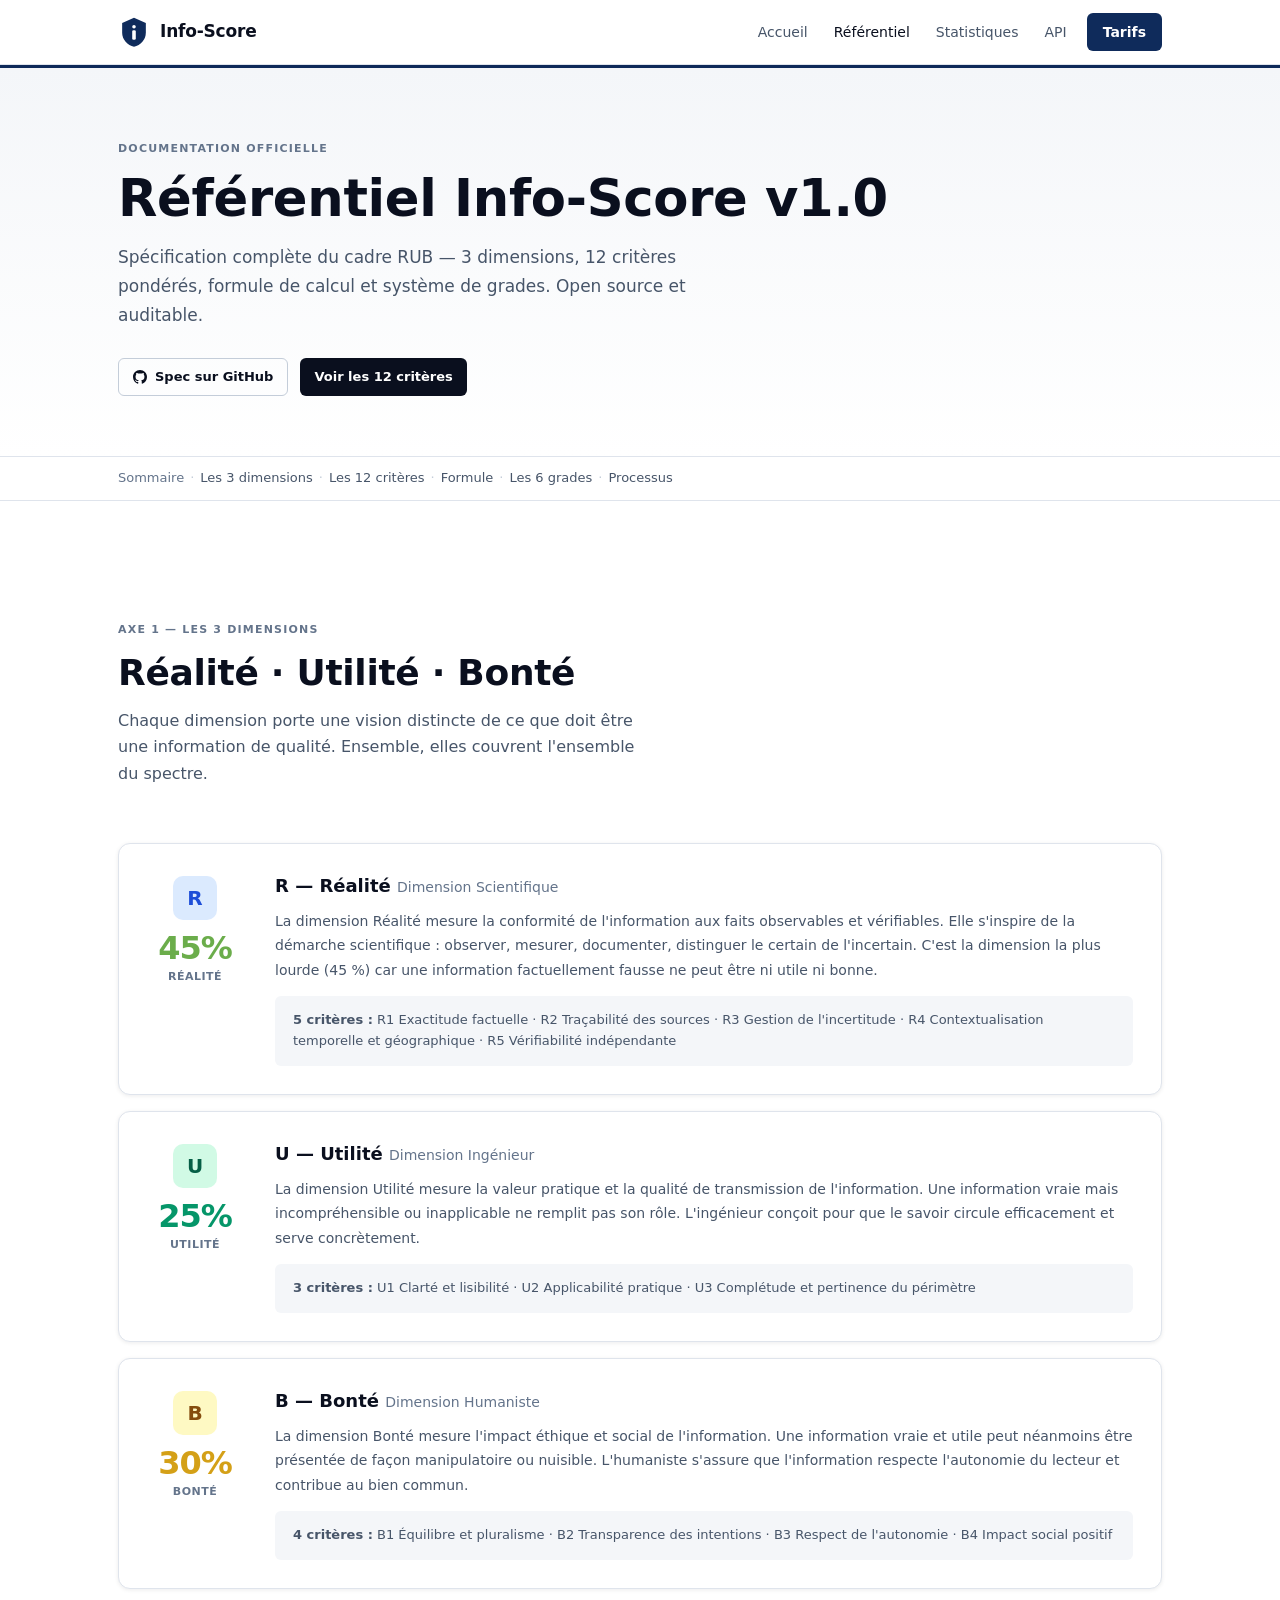
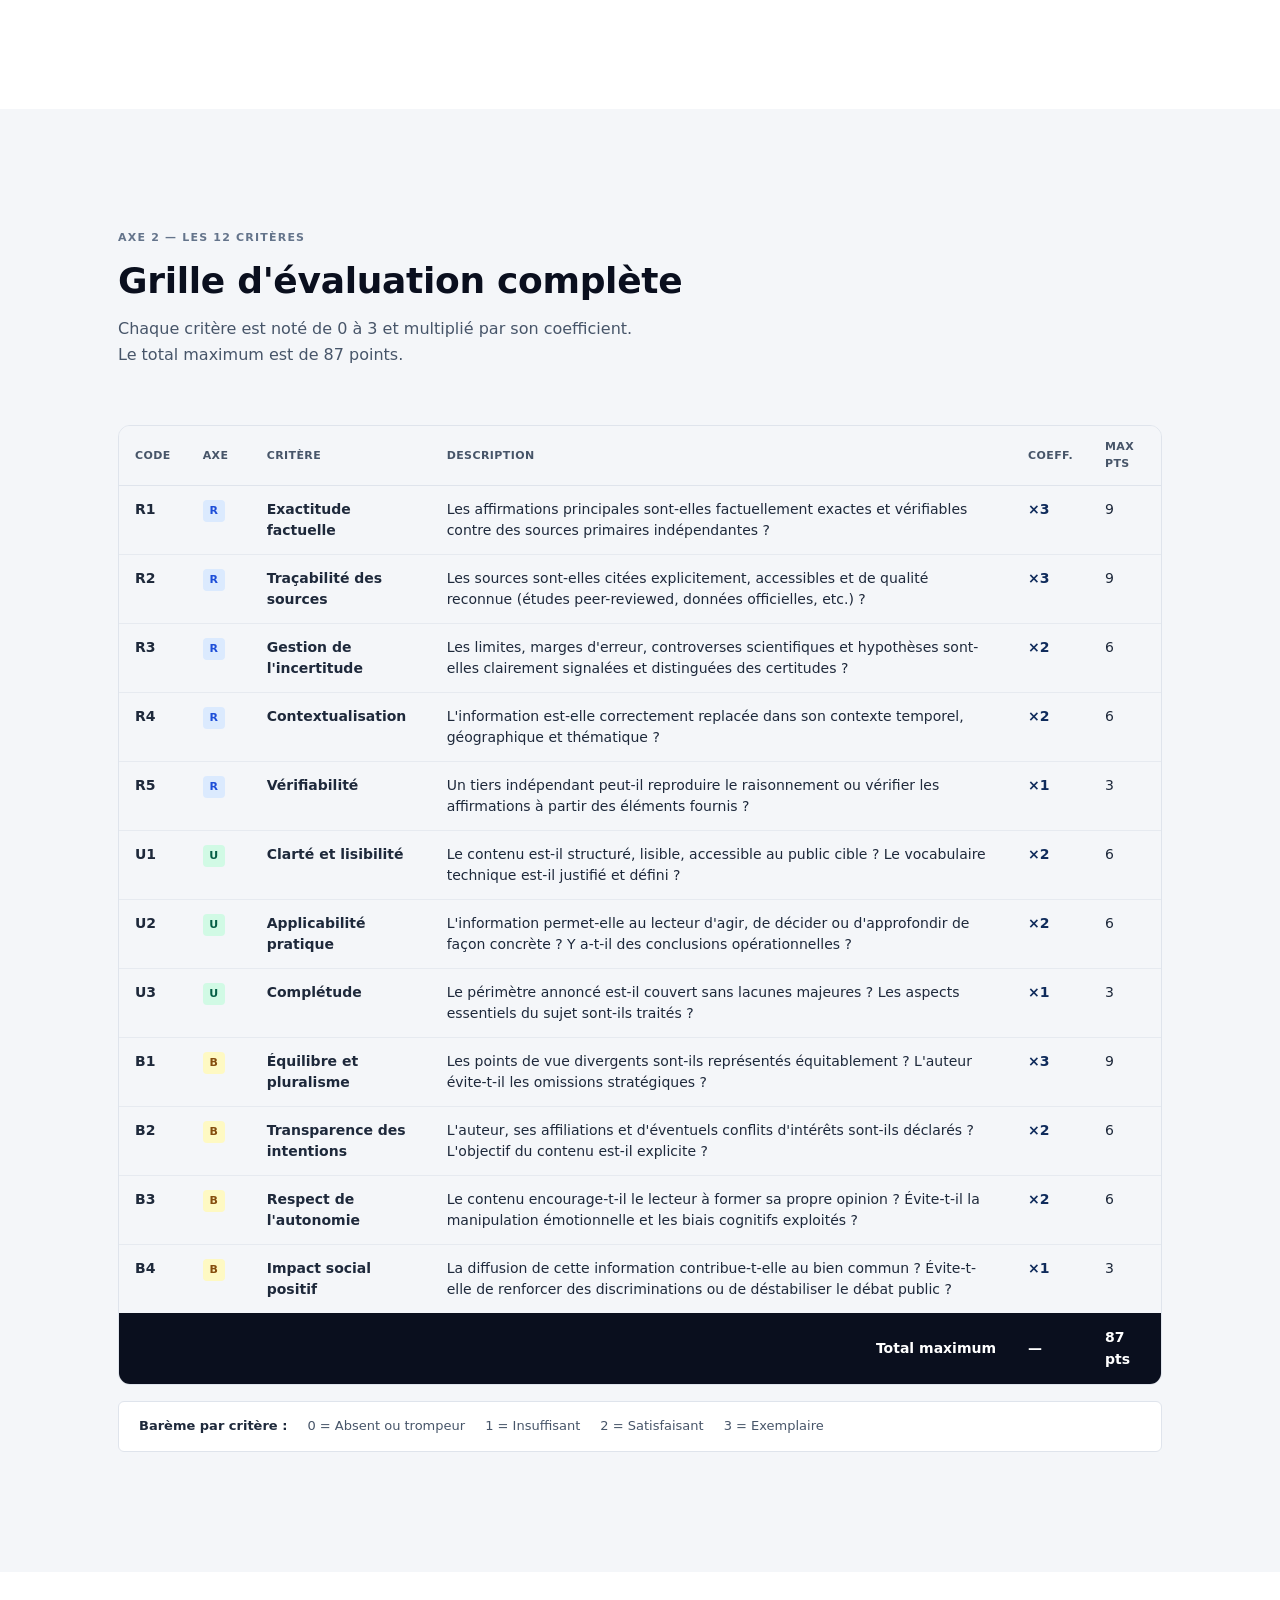
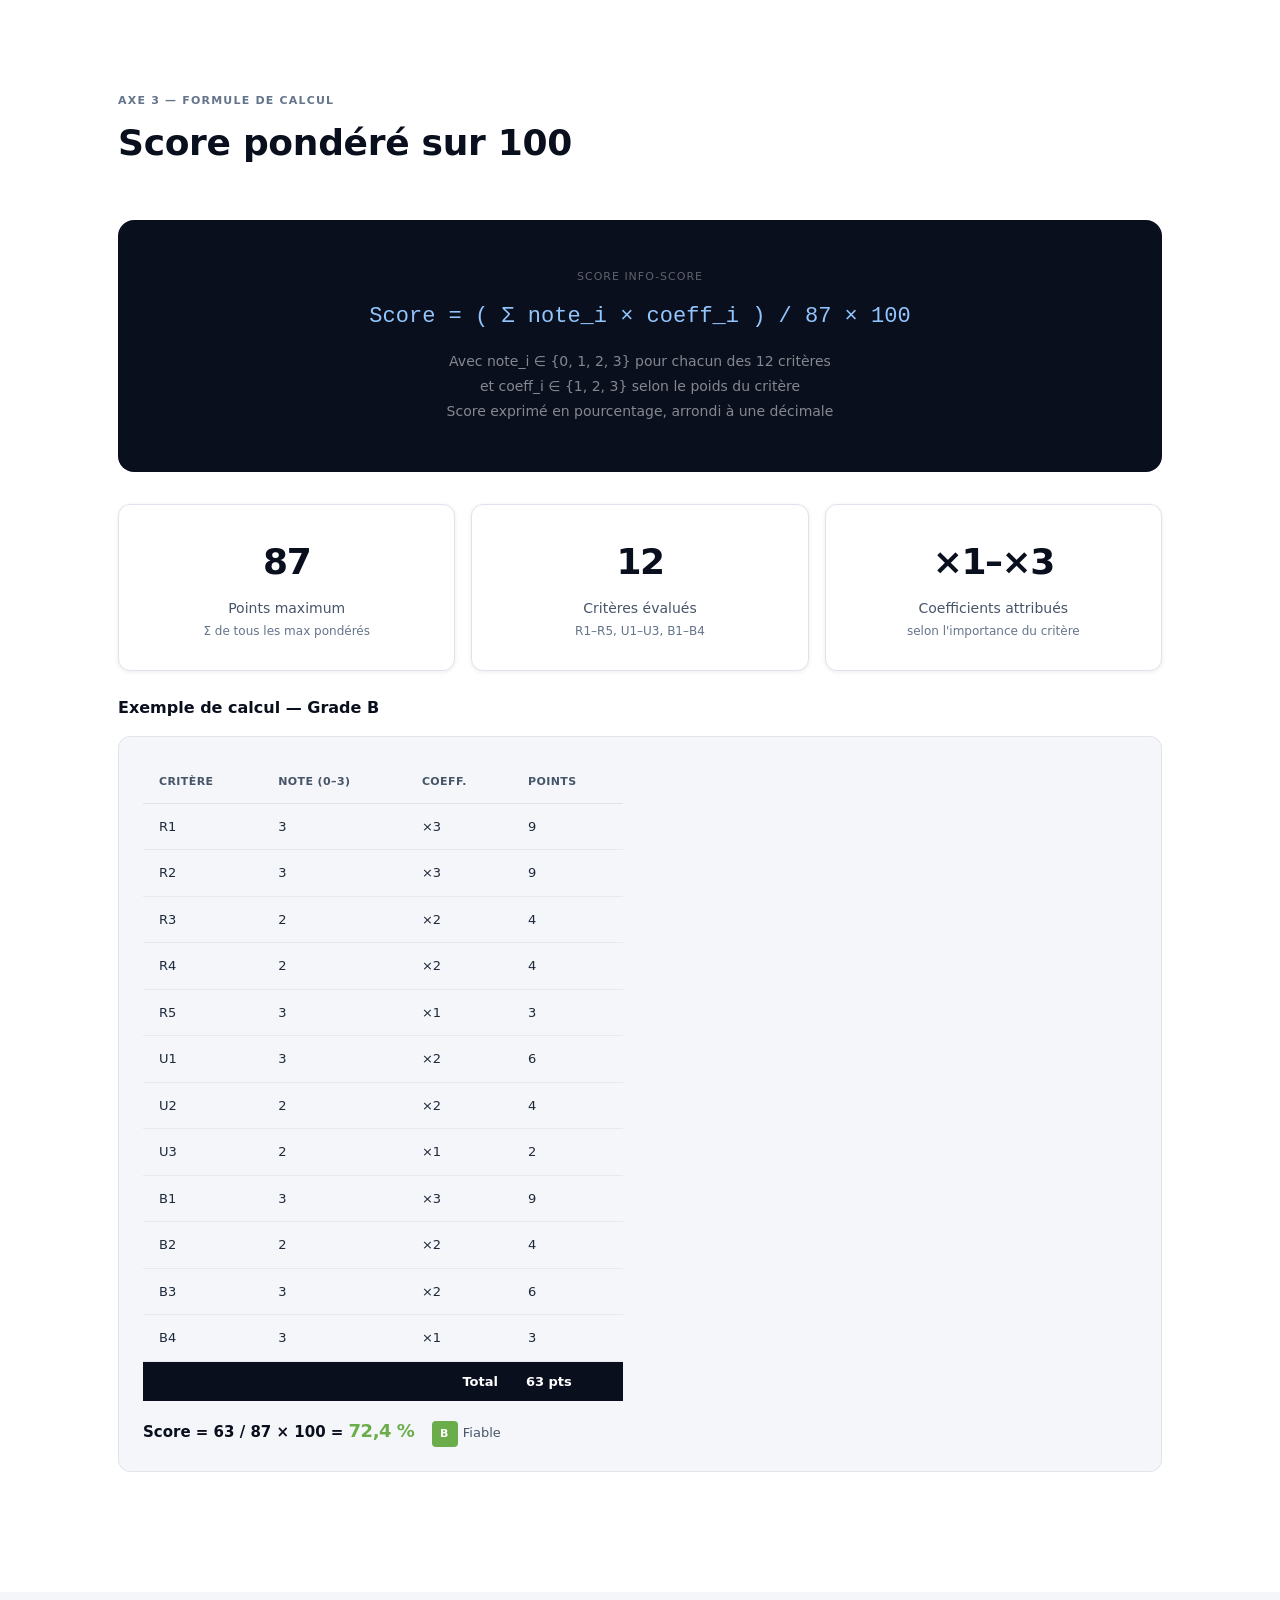
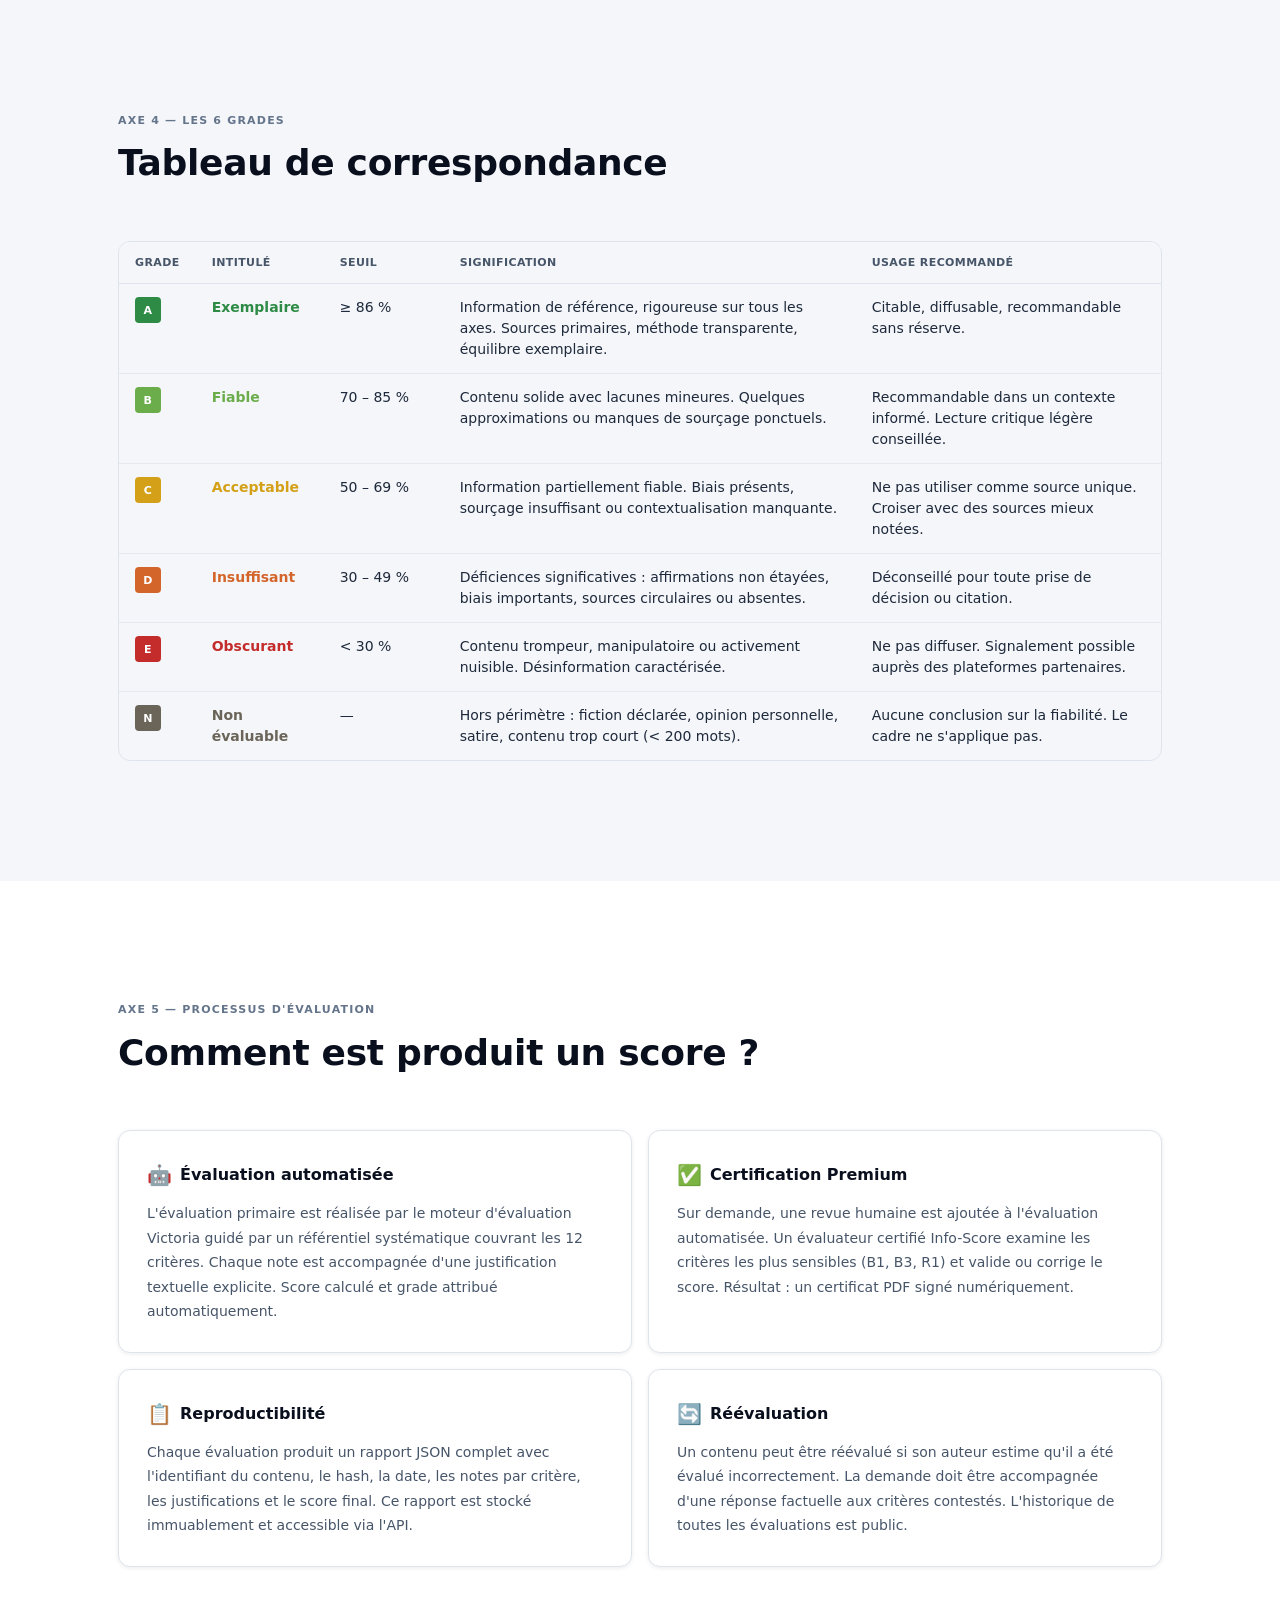
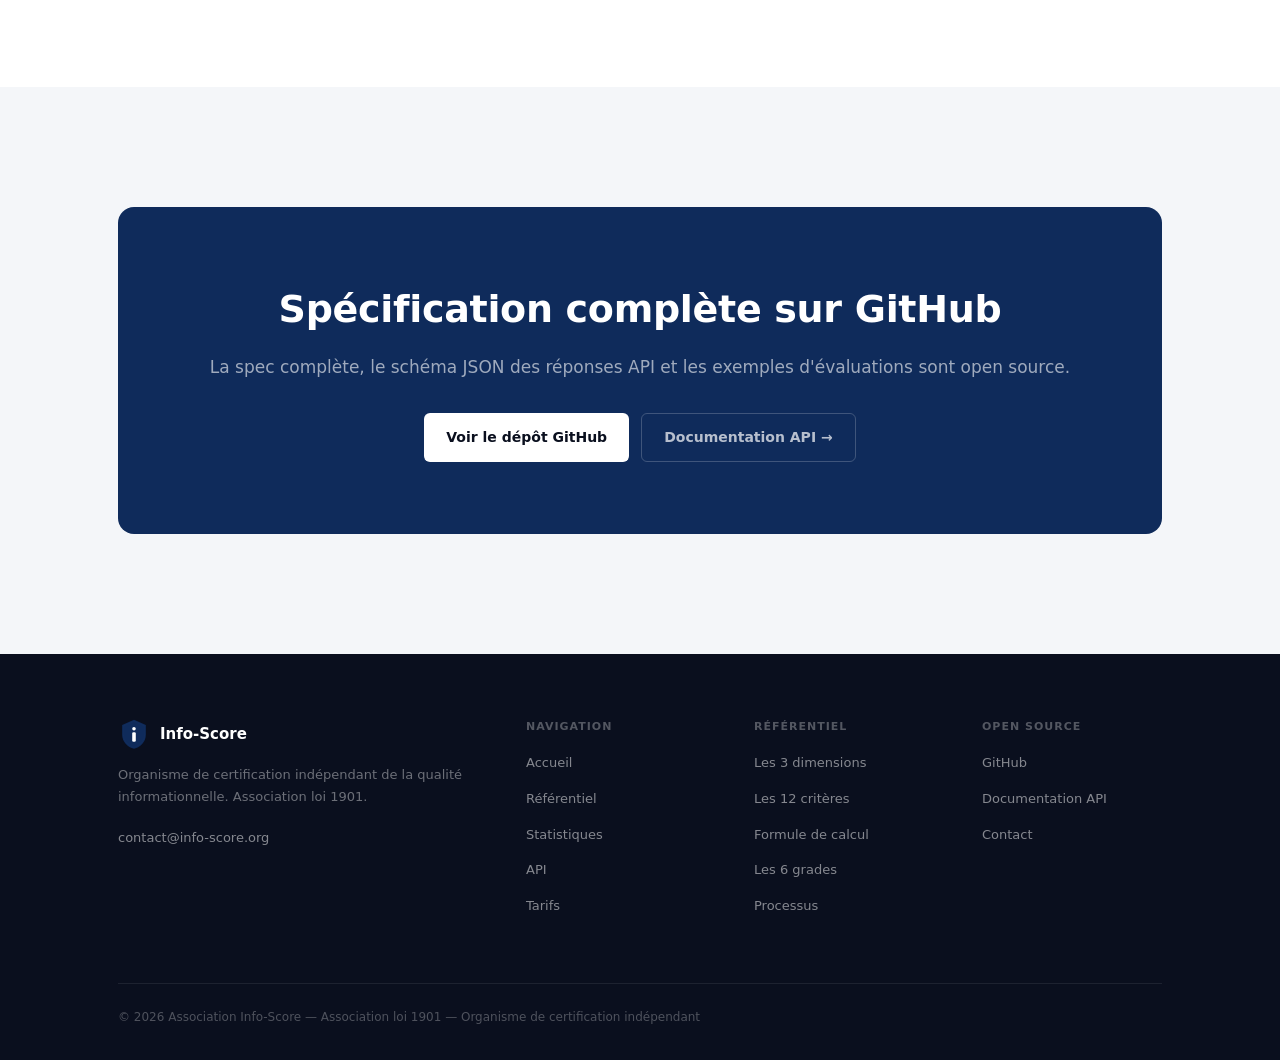
<file: referentiel.html>
<!DOCTYPE html>
<html lang="fr">
<head>
  <meta charset="UTF-8">
  <meta http-equiv="Content-Security-Policy" content="default-src 'self'; script-src 'self' 'unsafe-inline' https://cdn.jsdelivr.net; style-src 'self' 'unsafe-inline' https://fonts.googleapis.com; font-src https://fonts.gstatic.com; img-src 'self' data:; connect-src 'self'; object-src 'none'; base-uri 'self'; form-action 'none'">
  <meta name="referrer" content="strict-origin-when-cross-origin">
  <meta name="viewport" content="width=device-width, initial-scale=1.0">
  <title>Référentiel RUB v1.0 — Info-Score</title>
  <meta name="description" content="Spécification complète du cadre RUB Info-Score : 3 dimensions, 12 critères pondérés, formule de calcul, 6 grades. Open source et auditable.">
  <link rel="icon" type="image/svg+xml" href="favicon.svg">
  <meta property="og:type" content="website">
  <meta property="og:site_name" content="Info-Score">
  <meta property="og:title" content="Référentiel RUB v1.0 — Info-Score">
  <meta property="og:description" content="Spécification complète du cadre RUB Info-Score : 3 dimensions, 12 critères pondérés, formule de calcul, 6 grades. Open source et auditable.">
  <meta property="og:url" content="https://info-score.org/referentiel.html">
  <meta property="og:image" content="https://info-score.org/og-image.png">
  <meta property="og:image:width" content="1200">
  <meta property="og:image:height" content="630">
  <meta property="og:image:type" content="image/png">
  <meta name="twitter:card" content="summary_large_image">
  <link rel="preconnect" href="https://fonts.googleapis.com">
  <link rel="preconnect" href="https://fonts.gstatic.com" crossorigin>
  <link href="https://fonts.googleapis.com/css2?family=Space+Grotesk:wght@400;500;600;700&display=swap" rel="stylesheet">
  <link rel="stylesheet" href="style.css">
</head>
<body>
  <a href="#main-content" class="skip-link">Aller au contenu principal</a>

  <!-- ── NAV ── -->
  <nav class="nav" aria-label="Navigation principale">
    <div class="container">
      <div class="nav__inner">
        <a href="index.html" class="nav__logo">
          <img src="logo.svg" alt="Info-Score" class="nav__logo-img" width="32" height="32">
          Info-Score
        </a>
        <div class="nav__links" id="navLinks">
          <a href="index.html" class="nav__link">Accueil</a>
          <a href="referentiel.html" class="nav__link nav__link--active">Référentiel</a>
          <a href="statistiques.html" class="nav__link">Statistiques</a>
          <a href="api.html" class="nav__link">API</a>
          <a href="tarifs.html" class="nav__cta">Tarifs</a>
        </div>
        <button class="nav__toggle" onclick="const el=document.getElementById('navLinks');el.classList.toggle('open');this.setAttribute('aria-expanded',el.classList.contains('open'));" aria-label="Ouvrir le menu de navigation" aria-expanded="false">
          <svg width="20" height="20" fill="none" stroke="currentColor" stroke-width="2" viewBox="0 0 24 24">
            <path d="M3 12h18M3 6h18M3 18h18"/>
          </svg>
        </button>
      </div>
    </div>
  </nav>

  <main id="main-content">

  <!-- ── PAGE HEADER ── -->
  <div class="page-header">
    <div class="container">
      <div class="section-label">Documentation officielle</div>
      <h1>Référentiel Info-Score v1.0</h1>
      <p>Spécification complète du cadre RUB — 3 dimensions, 12 critères pondérés, formule de calcul et système de grades. Open source et auditable.</p>
      <div class="page-header-actions">
        <a href="https://github.com/Info-Score/info-score" target="_blank" rel="noopener" class="btn btn--outline btn--sm">
          <svg width="14" height="14" fill="currentColor" viewBox="0 0 24 24"><path d="M12 0c-6.626 0-12 5.373-12 12 0 5.302 3.438 9.8 8.207 11.387.599.111.793-.261.793-.577v-2.234c-3.338.726-4.033-1.416-4.033-1.416-.546-1.387-1.333-1.756-1.333-1.756-1.089-.745.083-.729.083-.729 1.205.084 1.839 1.237 1.839 1.237 1.07 1.834 2.807 1.304 3.492.997.107-.775.418-1.305.762-1.604-2.665-.305-5.467-1.334-5.467-5.931 0-1.311.469-2.381 1.236-3.221-.124-.303-.535-1.524.117-3.176 0 0 1.008-.322 3.301 1.23.957-.266 1.983-.399 3.003-.404 1.02.005 2.047.138 3.006.404 2.291-1.552 3.297-1.23 3.297-1.23.653 1.653.242 2.874.118 3.176.77.84 1.235 1.911 1.235 3.221 0 4.609-2.807 5.624-5.479 5.921.43.372.823 1.102.823 2.222v3.293c0 .319.192.694.801.576 4.765-1.589 8.199-6.086 8.199-11.386 0-6.627-5.373-12-12-12z"/></svg>
          Spec sur GitHub
        </a>
        <a href="#criteres" class="btn btn--dark btn--sm">Voir les 12 critères</a>
      </div>
    </div>
  </div>

  <!-- ── TOC ── -->
  <div class="toc-bar">
    <div class="container">
      <div class="toc-bar__inner">
        <span>Sommaire</span>
        <span class="toc-sep">·</span>
        <a href="#rub">Les 3 dimensions</a>
        <span class="toc-sep">·</span>
        <a href="#criteres">Les 12 critères</a>
        <span class="toc-sep">·</span>
        <a href="#formule">Formule</a>
        <span class="toc-sep">·</span>
        <a href="#grades">Les 6 grades</a>
        <span class="toc-sep">·</span>
        <a href="#processus">Processus</a>
      </div>
    </div>
  </div>

  <!-- ── DIMENSIONS ── -->
  <section class="section" id="rub">
    <div class="container">
      <div class="section-header" data-animate>
        <div class="section-label">Axe 1 — Les 3 dimensions</div>
        <h2 class="section-title">Réalité · Utilité · Bonté</h2>
        <p class="section-sub">Chaque dimension porte une vision distincte de ce que doit être une information de qualité. Ensemble, elles couvrent l'ensemble du spectre.</p>
      </div>
      <div style="display:grid;gap:16px;">

        <div class="card dim-card" data-animate>
          <div style="text-align:center;padding-top:4px;">
            <div class="rub-letter rub-letter--R" style="margin:0 auto 12px;">R</div>
            <div style="font-size:32px;font-weight:700;color:var(--gb);letter-spacing:-1px;line-height:1;">45%</div>
            <div style="font-size:11px;text-transform:uppercase;letter-spacing:.5px;color:var(--ink-4);font-weight:600;margin-top:4px;">Réalité</div>
          </div>
          <div>
            <h3 style="font-size:18px;font-weight:700;margin-bottom:8px;">R — Réalité <span style="font-weight:400;font-size:14px;color:var(--ink-4);">Dimension Scientifique</span></h3>
            <p style="font-size:14px;color:var(--ink-3);line-height:1.75;margin-bottom:14px;">La dimension Réalité mesure la conformité de l'information aux faits observables et vérifiables. Elle s'inspire de la démarche scientifique : observer, mesurer, documenter, distinguer le certain de l'incertain. C'est la dimension la plus lourde (45 %) car une information factuellement fausse ne peut être ni utile ni bonne.</p>
            <div style="background:var(--surface-2);border-radius:var(--r);padding:14px 18px;font-size:13px;color:var(--ink-3);">
              <strong>5 critères :</strong> R1 Exactitude factuelle · R2 Traçabilité des sources · R3 Gestion de l'incertitude · R4 Contextualisation temporelle et géographique · R5 Vérifiabilité indépendante
            </div>
          </div>
        </div>

        <div class="card dim-card" data-animate>
          <div style="text-align:center;padding-top:4px;">
            <div class="rub-letter rub-letter--U" style="margin:0 auto 12px;">U</div>
            <div style="font-size:32px;font-weight:700;color:#059669;letter-spacing:-1px;line-height:1;">25%</div>
            <div style="font-size:11px;text-transform:uppercase;letter-spacing:.5px;color:var(--ink-4);font-weight:600;margin-top:4px;">Utilité</div>
          </div>
          <div>
            <h3 style="font-size:18px;font-weight:700;margin-bottom:8px;">U — Utilité <span style="font-weight:400;font-size:14px;color:var(--ink-4);">Dimension Ingénieur</span></h3>
            <p style="font-size:14px;color:var(--ink-3);line-height:1.75;margin-bottom:14px;">La dimension Utilité mesure la valeur pratique et la qualité de transmission de l'information. Une information vraie mais incompréhensible ou inapplicable ne remplit pas son rôle. L'ingénieur conçoit pour que le savoir circule efficacement et serve concrètement.</p>
            <div style="background:var(--surface-2);border-radius:var(--r);padding:14px 18px;font-size:13px;color:var(--ink-3);">
              <strong>3 critères :</strong> U1 Clarté et lisibilité · U2 Applicabilité pratique · U3 Complétude et pertinence du périmètre
            </div>
          </div>
        </div>

        <div class="card dim-card" data-animate>
          <div style="text-align:center;padding-top:4px;">
            <div class="rub-letter rub-letter--B" style="margin:0 auto 12px;">B</div>
            <div style="font-size:32px;font-weight:700;color:var(--gc);letter-spacing:-1px;line-height:1;">30%</div>
            <div style="font-size:11px;text-transform:uppercase;letter-spacing:.5px;color:var(--ink-4);font-weight:600;margin-top:4px;">Bonté</div>
          </div>
          <div>
            <h3 style="font-size:18px;font-weight:700;margin-bottom:8px;">B — Bonté <span style="font-weight:400;font-size:14px;color:var(--ink-4);">Dimension Humaniste</span></h3>
            <p style="font-size:14px;color:var(--ink-3);line-height:1.75;margin-bottom:14px;">La dimension Bonté mesure l'impact éthique et social de l'information. Une information vraie et utile peut néanmoins être présentée de façon manipulatoire ou nuisible. L'humaniste s'assure que l'information respecte l'autonomie du lecteur et contribue au bien commun.</p>
            <div style="background:var(--surface-2);border-radius:var(--r);padding:14px 18px;font-size:13px;color:var(--ink-3);">
              <strong>4 critères :</strong> B1 Équilibre et pluralisme · B2 Transparence des intentions · B3 Respect de l'autonomie · B4 Impact social positif
            </div>
          </div>
        </div>

      </div>
    </div>
  </section>

  <!-- ── CRITÈRES ── -->
  <section class="section section--alt" id="criteres">
    <div class="container">
      <div class="section-header" data-animate>
        <div class="section-label">Axe 2 — Les 12 critères</div>
        <h2 class="section-title">Grille d'évaluation complète</h2>
        <p class="section-sub">Chaque critère est noté de 0 à 3 et multiplié par son coefficient. Le total maximum est de 87 points.</p>
      </div>
      <div class="table-wrap" data-animate>
        <table>
          <thead>
            <tr>
              <th style="width:52px;">Code</th>
              <th style="width:64px;">Axe</th>
              <th style="width:180px;">Critère</th>
              <th>Description</th>
              <th style="width:72px;">Coeff.</th>
              <th style="width:72px;">Max pts</th>
            </tr>
          </thead>
          <tbody>
            <tr>
              <td><strong>R1</strong></td>
              <td><span class="dim-badge dim-R">R</span></td>
              <td><strong>Exactitude factuelle</strong></td>
              <td>Les affirmations principales sont-elles factuellement exactes et vérifiables contre des sources primaires indépendantes ?</td>
              <td class="coeff">×3</td><td>9</td>
            </tr>
            <tr>
              <td><strong>R2</strong></td>
              <td><span class="dim-badge dim-R">R</span></td>
              <td><strong>Traçabilité des sources</strong></td>
              <td>Les sources sont-elles citées explicitement, accessibles et de qualité reconnue (études peer-reviewed, données officielles, etc.) ?</td>
              <td class="coeff">×3</td><td>9</td>
            </tr>
            <tr>
              <td><strong>R3</strong></td>
              <td><span class="dim-badge dim-R">R</span></td>
              <td><strong>Gestion de l'incertitude</strong></td>
              <td>Les limites, marges d'erreur, controverses scientifiques et hypothèses sont-elles clairement signalées et distinguées des certitudes ?</td>
              <td class="coeff">×2</td><td>6</td>
            </tr>
            <tr>
              <td><strong>R4</strong></td>
              <td><span class="dim-badge dim-R">R</span></td>
              <td><strong>Contextualisation</strong></td>
              <td>L'information est-elle correctement replacée dans son contexte temporel, géographique et thématique ?</td>
              <td class="coeff">×2</td><td>6</td>
            </tr>
            <tr>
              <td><strong>R5</strong></td>
              <td><span class="dim-badge dim-R">R</span></td>
              <td><strong>Vérifiabilité</strong></td>
              <td>Un tiers indépendant peut-il reproduire le raisonnement ou vérifier les affirmations à partir des éléments fournis ?</td>
              <td class="coeff">×1</td><td>3</td>
            </tr>
            <tr>
              <td><strong>U1</strong></td>
              <td><span class="dim-badge dim-U">U</span></td>
              <td><strong>Clarté et lisibilité</strong></td>
              <td>Le contenu est-il structuré, lisible, accessible au public cible ? Le vocabulaire technique est-il justifié et défini ?</td>
              <td class="coeff">×2</td><td>6</td>
            </tr>
            <tr>
              <td><strong>U2</strong></td>
              <td><span class="dim-badge dim-U">U</span></td>
              <td><strong>Applicabilité pratique</strong></td>
              <td>L'information permet-elle au lecteur d'agir, de décider ou d'approfondir de façon concrète ? Y a-t-il des conclusions opérationnelles ?</td>
              <td class="coeff">×2</td><td>6</td>
            </tr>
            <tr>
              <td><strong>U3</strong></td>
              <td><span class="dim-badge dim-U">U</span></td>
              <td><strong>Complétude</strong></td>
              <td>Le périmètre annoncé est-il couvert sans lacunes majeures ? Les aspects essentiels du sujet sont-ils traités ?</td>
              <td class="coeff">×1</td><td>3</td>
            </tr>
            <tr>
              <td><strong>B1</strong></td>
              <td><span class="dim-badge dim-B">B</span></td>
              <td><strong>Équilibre et pluralisme</strong></td>
              <td>Les points de vue divergents sont-ils représentés équitablement ? L'auteur évite-t-il les omissions stratégiques ?</td>
              <td class="coeff">×3</td><td>9</td>
            </tr>
            <tr>
              <td><strong>B2</strong></td>
              <td><span class="dim-badge dim-B">B</span></td>
              <td><strong>Transparence des intentions</strong></td>
              <td>L'auteur, ses affiliations et d'éventuels conflits d'intérêts sont-ils déclarés ? L'objectif du contenu est-il explicite ?</td>
              <td class="coeff">×2</td><td>6</td>
            </tr>
            <tr>
              <td><strong>B3</strong></td>
              <td><span class="dim-badge dim-B">B</span></td>
              <td><strong>Respect de l'autonomie</strong></td>
              <td>Le contenu encourage-t-il le lecteur à former sa propre opinion ? Évite-t-il la manipulation émotionnelle et les biais cognitifs exploités ?</td>
              <td class="coeff">×2</td><td>6</td>
            </tr>
            <tr>
              <td><strong>B4</strong></td>
              <td><span class="dim-badge dim-B">B</span></td>
              <td><strong>Impact social positif</strong></td>
              <td>La diffusion de cette information contribue-t-elle au bien commun ? Évite-t-elle de renforcer des discriminations ou de déstabiliser le débat public ?</td>
              <td class="coeff">×1</td><td>3</td>
            </tr>
          </tbody>
          <tfoot>
            <tr>
              <td colspan="4" style="text-align:right;">Total maximum</td>
              <td>—</td>
              <td>87 pts</td>
            </tr>
          </tfoot>
        </table>
      </div>
      <div style="margin-top:16px;padding:14px 20px;background:var(--surface);border:1px solid var(--border);border-radius:var(--r);font-size:13px;color:var(--ink-3);display:flex;flex-wrap:wrap;gap:20px;" data-animate>
        <strong style="color:var(--ink-2);">Barème par critère :</strong>
        <span>0 = Absent ou trompeur</span>
        <span>1 = Insuffisant</span>
        <span>2 = Satisfaisant</span>
        <span>3 = Exemplaire</span>
      </div>
    </div>
  </section>

  <!-- ── FORMULE ── -->
  <section class="section" id="formule">
    <div class="container">
      <div class="section-header" data-animate>
        <div class="section-label">Axe 3 — Formule de calcul</div>
        <h2 class="section-title">Score pondéré sur 100</h2>
      </div>
      <div class="formula-box" data-animate>
        <div class="formula-label">Score Info-Score</div>
        <div class="formula-eq">Score = ( Σ note_i × coeff_i ) / 87 × 100</div>
        <div class="formula-note">
          Avec note_i ∈ {0, 1, 2, 3} pour chacun des 12 critères<br>
          et coeff_i ∈ {1, 2, 3} selon le poids du critère<br>
          Score exprimé en pourcentage, arrondi à une décimale
        </div>
      </div>

      <div class="formula-stats-grid" data-animate>
        <div class="card" style="text-align:center;">
          <div style="font-size:36px;font-weight:700;color:var(--ink);letter-spacing:-1.5px;margin-bottom:6px;">87</div>
          <div style="font-size:14px;color:var(--ink-3);">Points maximum<br><span style="font-size:12px;color:var(--ink-4);">Σ de tous les max pondérés</span></div>
        </div>
        <div class="card" style="text-align:center;">
          <div style="font-size:36px;font-weight:700;color:var(--ink);letter-spacing:-1.5px;margin-bottom:6px;">12</div>
          <div style="font-size:14px;color:var(--ink-3);">Critères évalués<br><span style="font-size:12px;color:var(--ink-4);">R1–R5, U1–U3, B1–B4</span></div>
        </div>
        <div class="card" style="text-align:center;">
          <div style="font-size:36px;font-weight:700;color:var(--ink);letter-spacing:-1.5px;margin-bottom:6px;">×1–×3</div>
          <div style="font-size:14px;color:var(--ink-3);">Coefficients attribués<br><span style="font-size:12px;color:var(--ink-4);">selon l'importance du critère</span></div>
        </div>
      </div>

      <div style="margin-top:24px;" data-animate>
        <h3 style="font-size:16px;font-weight:700;margin-bottom:16px;">Exemple de calcul — Grade B</h3>
        <div style="background:var(--surface-2);border:1px solid var(--border);border-radius:var(--r-lg);padding:24px;overflow-x:auto;">
          <table style="font-size:13px;max-width:480px;">
            <thead><tr><th>Critère</th><th>Note (0–3)</th><th>Coeff.</th><th>Points</th></tr></thead>
            <tbody>
              <tr><td>R1</td><td>3</td><td>×3</td><td>9</td></tr>
              <tr><td>R2</td><td>3</td><td>×3</td><td>9</td></tr>
              <tr><td>R3</td><td>2</td><td>×2</td><td>4</td></tr>
              <tr><td>R4</td><td>2</td><td>×2</td><td>4</td></tr>
              <tr><td>R5</td><td>3</td><td>×1</td><td>3</td></tr>
              <tr><td>U1</td><td>3</td><td>×2</td><td>6</td></tr>
              <tr><td>U2</td><td>2</td><td>×2</td><td>4</td></tr>
              <tr><td>U3</td><td>2</td><td>×1</td><td>2</td></tr>
              <tr><td>B1</td><td>3</td><td>×3</td><td>9</td></tr>
              <tr><td>B2</td><td>2</td><td>×2</td><td>4</td></tr>
              <tr><td>B3</td><td>3</td><td>×2</td><td>6</td></tr>
              <tr><td>B4</td><td>3</td><td>×1</td><td>3</td></tr>
              <tr style="background:var(--ink);font-weight:700;"><td colspan="3" style="text-align:right;padding:10px 14px;color:#fff;">Total</td><td style="padding:10px 14px;color:#fff;">63 pts</td></tr>
            </tbody>
          </table>
          <div style="margin-top:16px;font-size:15px;font-weight:600;">
            Score = 63 / 87 × 100 = <span style="color:var(--gb);font-size:18px;letter-spacing:-.5px;">72,4 %</span>
            <span style="margin-left:12px;"><span class="badge badge--sm badge--B">B</span> <span style="font-weight:400;font-size:13px;color:var(--ink-3);">Fiable</span></span>
          </div>
        </div>
      </div>
    </div>
  </section>

  <!-- ── GRADES ── -->
  <section class="section section--alt" id="grades">
    <div class="container">
      <div class="section-header" data-animate>
        <div class="section-label">Axe 4 — Les 6 grades</div>
        <h2 class="section-title">Tableau de correspondance</h2>
      </div>
      <div class="table-wrap" data-animate>
        <table>
          <thead>
            <tr>
              <th style="width:64px;">Grade</th>
              <th style="width:128px;">Intitulé</th>
              <th style="width:120px;">Seuil</th>
              <th>Signification</th>
              <th>Usage recommandé</th>
            </tr>
          </thead>
          <tbody>
            <tr>
              <td><span class="badge badge--sm badge--A">A</span></td>
              <td><strong style="color:var(--ga);">Exemplaire</strong></td>
              <td>≥ 86 %</td>
              <td>Information de référence, rigoureuse sur tous les axes. Sources primaires, méthode transparente, équilibre exemplaire.</td>
              <td>Citable, diffusable, recommandable sans réserve.</td>
            </tr>
            <tr>
              <td><span class="badge badge--sm badge--B">B</span></td>
              <td><strong style="color:var(--gb);">Fiable</strong></td>
              <td>70 – 85 %</td>
              <td>Contenu solide avec lacunes mineures. Quelques approximations ou manques de sourçage ponctuels.</td>
              <td>Recommandable dans un contexte informé. Lecture critique légère conseillée.</td>
            </tr>
            <tr>
              <td><span class="badge badge--sm badge--C">C</span></td>
              <td><strong style="color:var(--gc);">Acceptable</strong></td>
              <td>50 – 69 %</td>
              <td>Information partiellement fiable. Biais présents, sourçage insuffisant ou contextualisation manquante.</td>
              <td>Ne pas utiliser comme source unique. Croiser avec des sources mieux notées.</td>
            </tr>
            <tr>
              <td><span class="badge badge--sm badge--D">D</span></td>
              <td><strong style="color:var(--gd);">Insuffisant</strong></td>
              <td>30 – 49 %</td>
              <td>Déficiences significatives : affirmations non étayées, biais importants, sources circulaires ou absentes.</td>
              <td>Déconseillé pour toute prise de décision ou citation.</td>
            </tr>
            <tr>
              <td><span class="badge badge--sm badge--E">E</span></td>
              <td><strong style="color:var(--ge);">Obscurant</strong></td>
              <td>&lt; 30 %</td>
              <td>Contenu trompeur, manipulatoire ou activement nuisible. Désinformation caractérisée.</td>
              <td>Ne pas diffuser. Signalement possible auprès des plateformes partenaires.</td>
            </tr>
            <tr>
              <td><span class="badge badge--sm badge--N">N</span></td>
              <td><strong style="color:var(--gn);">Non évaluable</strong></td>
              <td>—</td>
              <td>Hors périmètre : fiction déclarée, opinion personnelle, satire, contenu trop court (&lt; 200 mots).</td>
              <td>Aucune conclusion sur la fiabilité. Le cadre ne s'applique pas.</td>
            </tr>
          </tbody>
        </table>
      </div>
    </div>
  </section>

  <!-- ── PROCESSUS ── -->
  <section class="section" id="processus">
    <div class="container">
      <div class="section-header" data-animate>
        <div class="section-label">Axe 5 — Processus d'évaluation</div>
        <h2 class="section-title">Comment est produit un score ?</h2>
      </div>
      <div class="process-grid" data-animate>
        <div class="card">
          <h3 style="font-size:16px;font-weight:700;margin-bottom:10px;display:flex;align-items:center;gap:8px;">
            <span style="font-size:20px;">🤖</span> Évaluation automatisée
          </h3>
          <p style="font-size:14px;color:var(--ink-3);line-height:1.75;">L'évaluation primaire est réalisée par le moteur d'évaluation Victoria guidé par un référentiel systématique couvrant les 12 critères. Chaque note est accompagnée d'une justification textuelle explicite. Score calculé et grade attribué automatiquement.</p>
        </div>
        <div class="card">
          <h3 style="font-size:16px;font-weight:700;margin-bottom:10px;display:flex;align-items:center;gap:8px;">
            <span style="font-size:20px;">✅</span> Certification Premium
          </h3>
          <p style="font-size:14px;color:var(--ink-3);line-height:1.75;">Sur demande, une revue humaine est ajoutée à l'évaluation automatisée. Un évaluateur certifié Info-Score examine les critères les plus sensibles (B1, B3, R1) et valide ou corrige le score. Résultat : un certificat PDF signé numériquement.</p>
        </div>
        <div class="card">
          <h3 style="font-size:16px;font-weight:700;margin-bottom:10px;display:flex;align-items:center;gap:8px;">
            <span style="font-size:20px;">📋</span> Reproductibilité
          </h3>
          <p style="font-size:14px;color:var(--ink-3);line-height:1.75;">Chaque évaluation produit un rapport JSON complet avec l'identifiant du contenu, le hash, la date, les notes par critère, les justifications et le score final. Ce rapport est stocké immuablement et accessible via l'API.</p>
        </div>
        <div class="card">
          <h3 style="font-size:16px;font-weight:700;margin-bottom:10px;display:flex;align-items:center;gap:8px;">
            <span style="font-size:20px;">🔄</span> Réévaluation
          </h3>
          <p style="font-size:14px;color:var(--ink-3);line-height:1.75;">Un contenu peut être réévalué si son auteur estime qu'il a été évalué incorrectement. La demande doit être accompagnée d'une réponse factuelle aux critères contestés. L'historique de toutes les évaluations est public.</p>
        </div>
      </div>
    </div>
  </section>

  <!-- ── CTA ── -->
  <section class="section section--alt">
    <div class="container" data-animate>
      <div class="cta-block">
        <h2>Spécification complète sur GitHub</h2>
        <p>La spec complète, le schéma JSON des réponses API et les exemples d'évaluations sont open source.</p>
        <div class="flex flex-wrap justify-center gap-12">
          <a href="https://github.com/Info-Score/info-score" target="_blank" rel="noopener" class="btn btn--light">Voir le dépôt GitHub</a>
          <a href="api.html" class="btn btn--ghost-white">Documentation API →</a>
        </div>
      </div>
    </div>
  </section>

  </main>

  <!-- ── FOOTER ── -->
  <footer class="footer">
    <div class="container">
      <div class="footer__grid">
        <div>
          <div class="footer__brand">
            <img src="logo.svg" alt="Info-Score" class="nav__logo-img" width="24" height="24">
            <div class="footer__brand-name">Info-Score</div>
          </div>
          <p class="footer__brand-desc">Organisme de certification indépendant de la qualité informationnelle. Association loi 1901.</p>
          <a href="mailto:contact@info-score.org" class="footer__mail">contact@info-score.org</a>
        </div>
        <div>
          <div class="footer__col-title">Navigation</div>
          <ul class="footer__links">
            <li><a href="index.html">Accueil</a></li>
            <li><a href="referentiel.html">Référentiel</a></li>
            <li><a href="statistiques.html">Statistiques</a></li>
            <li><a href="api.html">API</a></li>
            <li><a href="tarifs.html">Tarifs</a></li>
          </ul>
        </div>
        <div>
          <div class="footer__col-title">Référentiel</div>
          <ul class="footer__links">
            <li><a href="#rub">Les 3 dimensions</a></li>
            <li><a href="#criteres">Les 12 critères</a></li>
            <li><a href="#formule">Formule de calcul</a></li>
            <li><a href="#grades">Les 6 grades</a></li>
            <li><a href="#processus">Processus</a></li>
          </ul>
        </div>
        <div>
          <div class="footer__col-title">Open Source</div>
          <ul class="footer__links">
            <li><a href="https://github.com/Info-Score/info-score" target="_blank" rel="noopener">GitHub</a></li>
            <li><a href="api.html">Documentation API</a></li>
            <li><a href="mailto:contact@info-score.org">Contact</a></li>
          </ul>
        </div>
      </div>
      <div class="footer__bottom">
        <div>© 2026 Association Info-Score — Association loi 1901 — Organisme de certification indépendant</div>
      </div>
    </div>
  </footer>

  <script>
    const obs = new IntersectionObserver(entries => {
      entries.forEach(e => { if (e.isIntersecting) e.target.classList.add('is-visible'); });
    }, { threshold: 0.07, rootMargin: '0px 0px -40px 0px' });
    document.querySelectorAll('[data-animate]').forEach(el => obs.observe(el));
  </script>
</body>
</html>
</file>
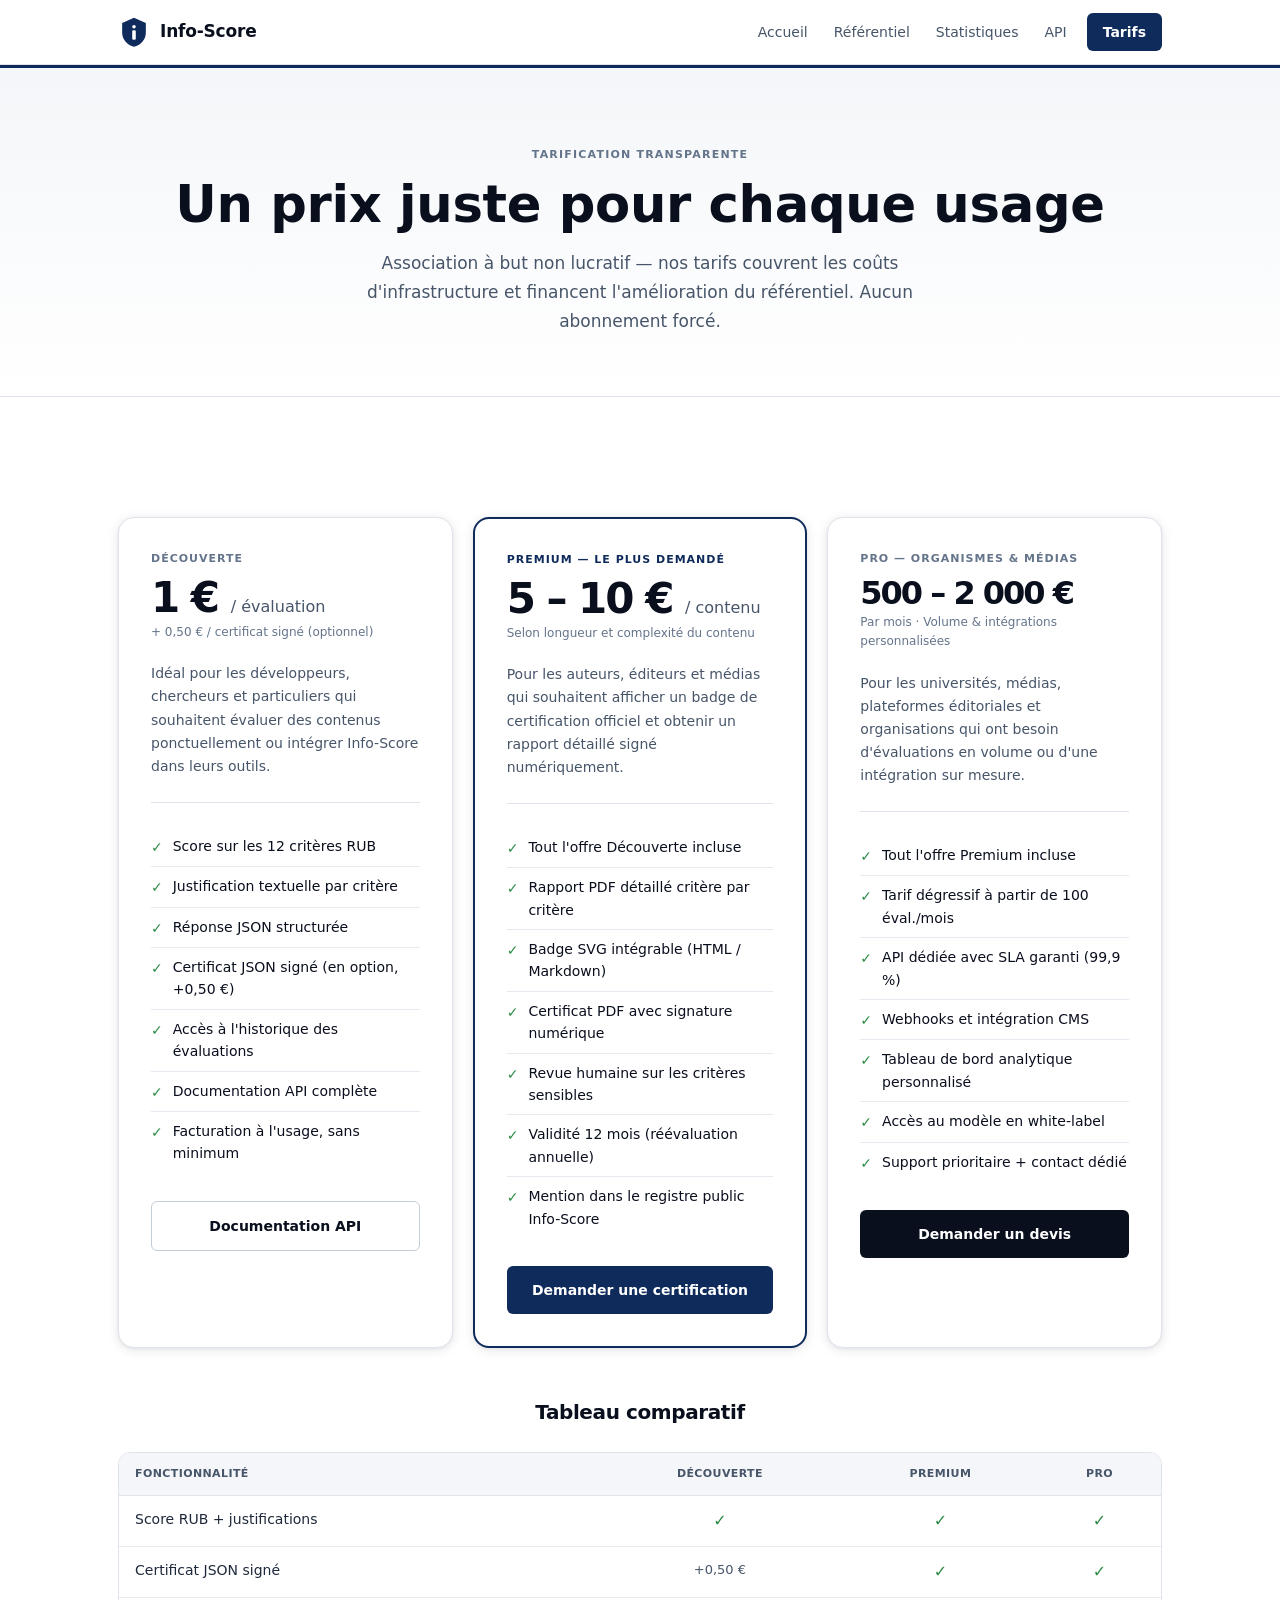
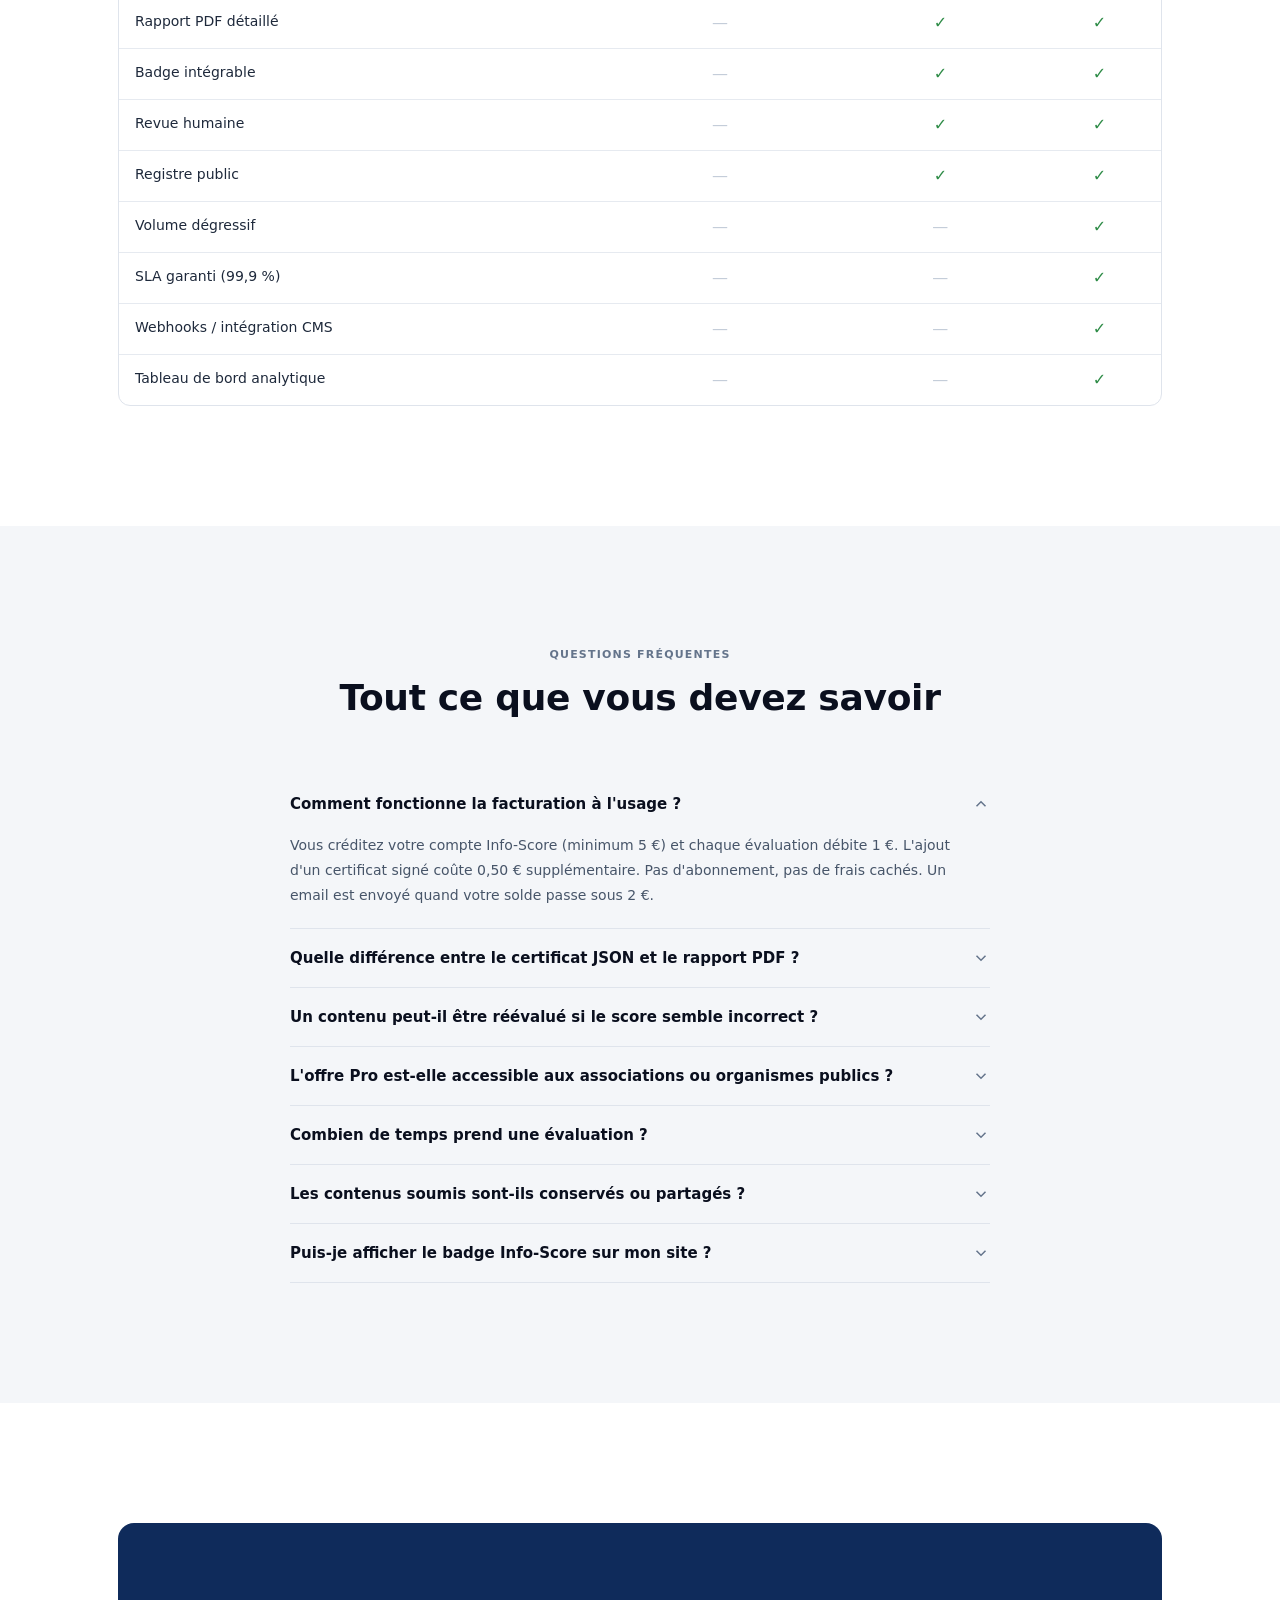
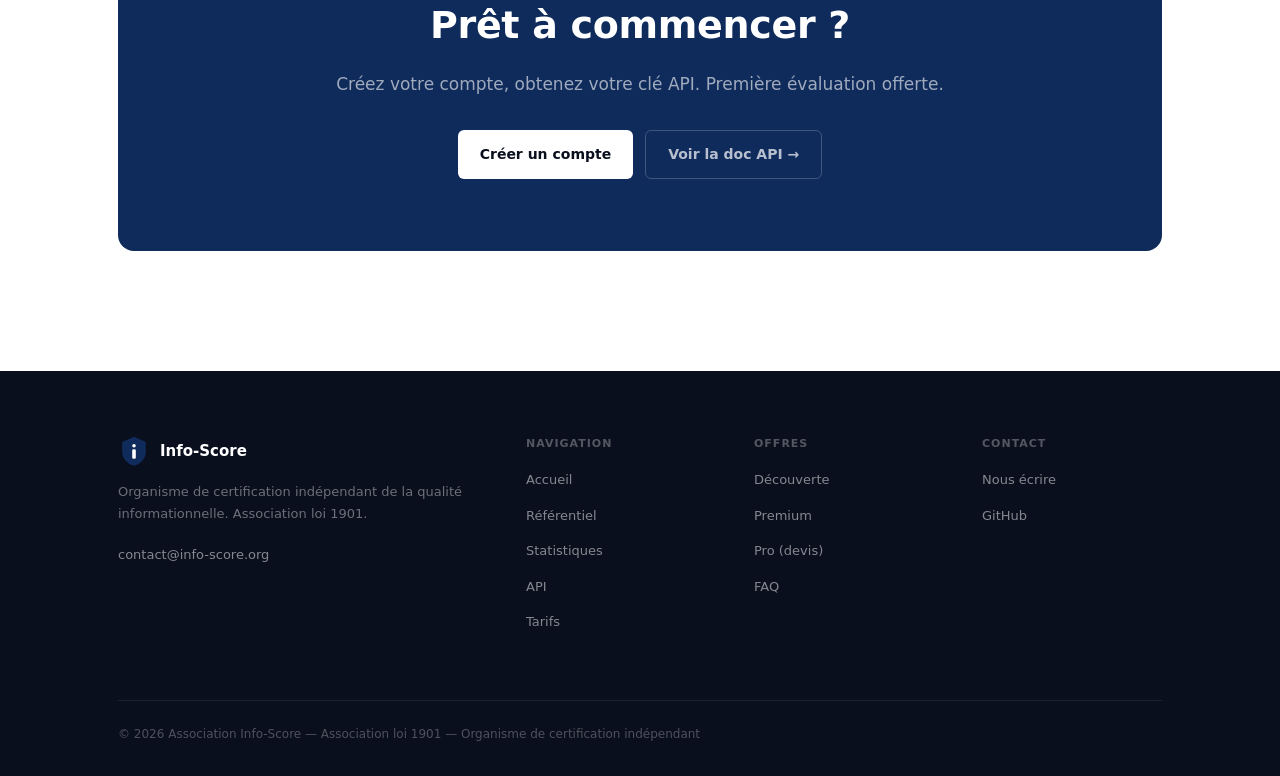
<file: tarifs.html>
<!DOCTYPE html>
<html lang="fr">
<head>
  <meta charset="UTF-8">
  <meta http-equiv="Content-Security-Policy" content="default-src 'self'; script-src 'self' 'unsafe-inline' https://cdn.jsdelivr.net; style-src 'self' 'unsafe-inline' https://fonts.googleapis.com; font-src https://fonts.gstatic.com; img-src 'self' data:; connect-src 'self'; object-src 'none'; base-uri 'self'; form-action 'none'">
  <meta name="referrer" content="strict-origin-when-cross-origin">
  <meta name="viewport" content="width=device-width, initial-scale=1.0">
  <title>Tarifs — Info-Score</title>
  <meta name="description" content="Tarifs Info-Score : Découverte à 1 €/certif, Certification Premium 5–10 €, Offre Pro sur devis. Association à but non lucratif.">
  <link rel="icon" type="image/svg+xml" href="favicon.svg">
  <meta property="og:type" content="website">
  <meta property="og:site_name" content="Info-Score">
  <meta property="og:title" content="Tarifs — Info-Score">
  <meta property="og:description" content="Tarifs Info-Score : Découverte à 1 €/certif, Certification Premium 5–10 €, Offre Pro sur devis. Association à but non lucratif.">
  <meta property="og:url" content="https://info-score.org/tarifs.html">
  <meta property="og:image" content="https://info-score.org/og-image.png">
  <meta property="og:image:width" content="1200">
  <meta property="og:image:height" content="630">
  <meta property="og:image:type" content="image/png">
  <meta name="twitter:card" content="summary_large_image">
  <link rel="preconnect" href="https://fonts.googleapis.com">
  <link rel="preconnect" href="https://fonts.gstatic.com" crossorigin>
  <link href="https://fonts.googleapis.com/css2?family=Space+Grotesk:wght@400;500;600;700&display=swap" rel="stylesheet">
  <link rel="stylesheet" href="style.css">
</head>
<body>
  <a href="#main-content" class="skip-link">Aller au contenu principal</a>

  <!-- ── NAV ── -->
  <nav class="nav" aria-label="Navigation principale">
    <div class="container">
      <div class="nav__inner">
        <a href="index.html" class="nav__logo">
          <img src="logo.svg" alt="Info-Score" class="nav__logo-img" width="32" height="32">
          Info-Score
        </a>
        <div class="nav__links" id="navLinks">
          <a href="index.html" class="nav__link">Accueil</a>
          <a href="referentiel.html" class="nav__link">Référentiel</a>
          <a href="statistiques.html" class="nav__link">Statistiques</a>
          <a href="api.html" class="nav__link">API</a>
          <a href="tarifs.html" class="nav__cta">Tarifs</a>
        </div>
        <button class="nav__toggle" onclick="const el=document.getElementById('navLinks');el.classList.toggle('open');this.setAttribute('aria-expanded',el.classList.contains('open'));" aria-label="Ouvrir le menu de navigation" aria-expanded="false">
          <svg width="20" height="20" fill="none" stroke="currentColor" stroke-width="2" viewBox="0 0 24 24">
            <path d="M3 12h18M3 6h18M3 18h18"/>
          </svg>
        </button>
      </div>
    </div>
  </nav>

  <main id="main-content">

  <!-- ── PAGE HEADER ── -->
  <div class="page-header">
    <div class="container" style="text-align:center;">
      <div class="section-label" style="display:inline-block;">Tarification transparente</div>
      <h1>Un prix juste pour chaque usage</h1>
      <p style="margin:0 auto;">Association à but non lucratif — nos tarifs couvrent les coûts d'infrastructure et financent l'amélioration du référentiel. Aucun abonnement forcé.</p>
    </div>
  </div>

  <!-- ── PRICING CARDS ── -->
  <section class="section">
    <div class="container">
      <div class="pricing-grid" data-animate>

        <!-- Découverte -->
        <div class="pricing-card" id="decouverte">
          <div class="pricing-tier">Découverte</div>
          <div class="pricing-price">1 € <span>/ évaluation</span></div>
          <div class="pricing-note">+ 0,50 € / certificat signé (optionnel)</div>
          <p class="pricing-desc">Idéal pour les développeurs, chercheurs et particuliers qui souhaitent évaluer des contenus ponctuellement ou intégrer Info-Score dans leurs outils.</p>
          <ul class="pricing-features">
            <li>Score sur les 12 critères RUB</li>
            <li>Justification textuelle par critère</li>
            <li>Réponse JSON structurée</li>
            <li>Certificat JSON signé (en option, +0,50 €)</li>
            <li>Accès à l'historique des évaluations</li>
            <li>Documentation API complète</li>
            <li>Facturation à l'usage, sans minimum</li>
          </ul>
          <a href="api.html" class="pricing-btn pricing-btn--outline">Documentation API</a>
        </div>

        <!-- Premium -->
        <div class="pricing-card pricing-card--featured" id="premium">
          <div class="pricing-tier" style="color:var(--accent);font-weight:700;">Premium — Le plus demandé</div>
          <div class="pricing-price">5 – 10 € <span>/ contenu</span></div>
          <div class="pricing-note">Selon longueur et complexité du contenu</div>
          <p class="pricing-desc">Pour les auteurs, éditeurs et médias qui souhaitent afficher un badge de certification officiel et obtenir un rapport détaillé signé numériquement.</p>
          <ul class="pricing-features">
            <li>Tout l'offre Découverte incluse</li>
            <li>Rapport PDF détaillé critère par critère</li>
            <li>Badge SVG intégrable (HTML / Markdown)</li>
            <li>Certificat PDF avec signature numérique</li>
            <li>Revue humaine sur les critères sensibles</li>
            <li>Validité 12 mois (réévaluation annuelle)</li>
            <li>Mention dans le registre public Info-Score</li>
          </ul>
          <a href="mailto:contact@info-score.org?subject=Certification Premium" class="pricing-btn pricing-btn--accent">Demander une certification</a>
        </div>

        <!-- Pro -->
        <div class="pricing-card" id="pro">
          <div class="pricing-tier">Pro — Organismes &amp; Médias</div>
          <div class="pricing-price" style="font-size:32px;">500 – 2 000 €</div>
          <div class="pricing-note">Par mois · Volume &amp; intégrations personnalisées</div>
          <p class="pricing-desc">Pour les universités, médias, plateformes éditoriales et organisations qui ont besoin d'évaluations en volume ou d'une intégration sur mesure.</p>
          <ul class="pricing-features">
            <li>Tout l'offre Premium incluse</li>
            <li>Tarif dégressif à partir de 100 éval./mois</li>
            <li>API dédiée avec SLA garanti (99,9 %)</li>
            <li>Webhooks et intégration CMS</li>
            <li>Tableau de bord analytique personnalisé</li>
            <li>Accès au modèle en white-label</li>
            <li>Support prioritaire + contact dédié</li>
          </ul>
          <a href="mailto:contact@info-score.org?subject=Offre Pro — Devis" class="pricing-btn pricing-btn--dark">Demander un devis</a>
        </div>

      </div>

      <!-- Comparison table -->
      <div class="mt-48" data-animate>
        <h2 style="font-size:20px;font-weight:700;margin-bottom:24px;text-align:center;letter-spacing:-.4px;">Tableau comparatif</h2>
        <div class="table-wrap">
          <table class="compare-table">
            <thead>
              <tr>
                <th>Fonctionnalité</th>
                <th style="text-align:center;">Découverte</th>
                <th style="text-align:center;">Premium</th>
                <th style="text-align:center;">Pro</th>
              </tr>
            </thead>
            <tbody>
              <tr>
                <td>Score RUB + justifications</td>
                <td><span class="check">✓</span></td>
                <td><span class="check">✓</span></td>
                <td><span class="check">✓</span></td>
              </tr>
              <tr>
                <td>Certificat JSON signé</td>
                <td style="text-align:center;font-size:13px;color:var(--ink-3);">+0,50 €</td>
                <td><span class="check">✓</span></td>
                <td><span class="check">✓</span></td>
              </tr>
              <tr>
                <td>Rapport PDF détaillé</td>
                <td><span class="cross">—</span></td>
                <td><span class="check">✓</span></td>
                <td><span class="check">✓</span></td>
              </tr>
              <tr>
                <td>Badge intégrable</td>
                <td><span class="cross">—</span></td>
                <td><span class="check">✓</span></td>
                <td><span class="check">✓</span></td>
              </tr>
              <tr>
                <td>Revue humaine</td>
                <td><span class="cross">—</span></td>
                <td><span class="check">✓</span></td>
                <td><span class="check">✓</span></td>
              </tr>
              <tr>
                <td>Registre public</td>
                <td><span class="cross">—</span></td>
                <td><span class="check">✓</span></td>
                <td><span class="check">✓</span></td>
              </tr>
              <tr>
                <td>Volume dégressif</td>
                <td><span class="cross">—</span></td>
                <td><span class="cross">—</span></td>
                <td><span class="check">✓</span></td>
              </tr>
              <tr>
                <td>SLA garanti (99,9 %)</td>
                <td><span class="cross">—</span></td>
                <td><span class="cross">—</span></td>
                <td><span class="check">✓</span></td>
              </tr>
              <tr>
                <td>Webhooks / intégration CMS</td>
                <td><span class="cross">—</span></td>
                <td><span class="cross">—</span></td>
                <td><span class="check">✓</span></td>
              </tr>
              <tr>
                <td>Tableau de bord analytique</td>
                <td><span class="cross">—</span></td>
                <td><span class="cross">—</span></td>
                <td><span class="check">✓</span></td>
              </tr>
            </tbody>
          </table>
        </div>
      </div>
    </div>
  </section>

  <!-- ── FAQ ── -->
  <section class="section section--alt" id="faq">
    <div class="container">
      <div class="section-header section-header--center" data-animate>
        <div class="section-label">Questions fréquentes</div>
        <h2 class="section-title">Tout ce que vous devez savoir</h2>
      </div>
      <div class="faq" data-animate>

        <div class="faq-item open">
          <button class="faq-q" onclick="toggleFaq(this)" aria-expanded="true">
            Comment fonctionne la facturation à l'usage ?
            <svg class="chevron" width="18" height="18" fill="none" stroke="currentColor" stroke-width="2" viewBox="0 0 24 24"><path d="M6 9l6 6 6-6"/></svg>
          </button>
          <div class="faq-a">Vous créditez votre compte Info-Score (minimum 5 €) et chaque évaluation débite 1 €. L'ajout d'un certificat signé coûte 0,50 € supplémentaire. Pas d'abonnement, pas de frais cachés. Un email est envoyé quand votre solde passe sous 2 €.</div>
        </div>

        <div class="faq-item">
          <button class="faq-q" onclick="toggleFaq(this)" aria-expanded="false">
            Quelle différence entre le certificat JSON et le rapport PDF ?
            <svg class="chevron" width="18" height="18" fill="none" stroke="currentColor" stroke-width="2" viewBox="0 0 24 24"><path d="M6 9l6 6 6-6"/></svg>
          </button>
          <div class="faq-a">Le <strong>certificat JSON</strong> (+0,50 €) est un document machine-readable signé cryptographiquement, idéal pour l'intégration dans des systèmes automatisés. Le <strong>rapport PDF</strong> (inclus dans Premium) est un document humain-readable avec l'explication détaillée de chaque critère, la justification du grade et le badge visuel.</div>
        </div>

        <div class="faq-item">
          <button class="faq-q" onclick="toggleFaq(this)" aria-expanded="false">
            Un contenu peut-il être réévalué si le score semble incorrect ?
            <svg class="chevron" width="18" height="18" fill="none" stroke="currentColor" stroke-width="2" viewBox="0 0 24 24"><path d="M6 9l6 6 6-6"/></svg>
          </button>
          <div class="faq-a">Oui. Vous pouvez soumettre une demande de réévaluation en joignant une réponse factuelle aux critères contestés. La réévaluation est gratuite si l'évaluation initiale s'avère erronée ; elle coûte 1 € si le score est confirmé. Toutes les évaluations sont conservées dans l'historique public.</div>
        </div>

        <div class="faq-item">
          <button class="faq-q" onclick="toggleFaq(this)" aria-expanded="false">
            L'offre Pro est-elle accessible aux associations ou organismes publics ?
            <svg class="chevron" width="18" height="18" fill="none" stroke="currentColor" stroke-width="2" viewBox="0 0 24 24"><path d="M6 9l6 6 6-6"/></svg>
          </button>
          <div class="faq-a">Oui. Des tarifs spéciaux sont disponibles pour les associations à but non lucratif, les établissements d'enseignement public et les organismes de recherche. Contactez-nous avec votre numéro SIREN et une description de l'usage envisagé.</div>
        </div>

        <div class="faq-item">
          <button class="faq-q" onclick="toggleFaq(this)" aria-expanded="false">
            Combien de temps prend une évaluation ?
            <svg class="chevron" width="18" height="18" fill="none" stroke="currentColor" stroke-width="2" viewBox="0 0 24 24"><path d="M6 9l6 6 6-6"/></svg>
          </button>
          <div class="faq-a">L'évaluation automatisée retourne un résultat en <strong>10 à 30 secondes</strong> selon la longueur du contenu. La certification Premium avec revue humaine est livrée sous <strong>48 heures ouvrées</strong>. L'offre Pro peut bénéficier d'un SLA personnalisé.</div>
        </div>

        <div class="faq-item">
          <button class="faq-q" onclick="toggleFaq(this)" aria-expanded="false">
            Les contenus soumis sont-ils conservés ou partagés ?
            <svg class="chevron" width="18" height="18" fill="none" stroke="currentColor" stroke-width="2" viewBox="0 0 24 24"><path d="M6 9l6 6 6-6"/></svg>
          </button>
          <div class="faq-a">Le contenu soumis est utilisé uniquement pour l'évaluation. Seul le résultat (score, grade, justifications) est conservé dans notre base publique — pas le texte source. Si vous soumettez une URL publique, un hash du contenu est archivé pour permettre la vérification. Conforme RGPD.</div>
        </div>

        <div class="faq-item">
          <button class="faq-q" onclick="toggleFaq(this)" aria-expanded="false">
            Puis-je afficher le badge Info-Score sur mon site ?
            <svg class="chevron" width="18" height="18" fill="none" stroke="currentColor" stroke-width="2" viewBox="0 0 24 24"><path d="M6 9l6 6 6-6"/></svg>
          </button>
          <div class="faq-a">Oui, avec la Certification Premium vous recevez un badge SVG dynamique qui affiche le grade en temps réel, lié au certificat public. L'utilisation du badge sans certification préalable est interdite par nos conditions d'utilisation.</div>
        </div>

      </div>
    </div>
  </section>

  <!-- ── CTA ── -->
  <section class="section">
    <div class="container" data-animate>
      <div class="cta-block">
        <h2>Prêt à commencer ?</h2>
        <p>Créez votre compte, obtenez votre clé API. Première évaluation offerte.</p>
        <div class="flex flex-wrap justify-center gap-12">
          <a href="mailto:contact@info-score.org?subject=Création de compte API" class="btn btn--light">Créer un compte</a>
          <a href="api.html" class="btn btn--ghost-white">Voir la doc API →</a>
        </div>
      </div>
    </div>
  </section>

  </main>

  <!-- ── FOOTER ── -->
  <footer class="footer">
    <div class="container">
      <div class="footer__grid">
        <div>
          <div class="footer__brand">
            <img src="logo.svg" alt="Info-Score" class="nav__logo-img" width="24" height="24">
            <div class="footer__brand-name">Info-Score</div>
          </div>
          <p class="footer__brand-desc">Organisme de certification indépendant de la qualité informationnelle. Association loi 1901.</p>
          <a href="mailto:contact@info-score.org" class="footer__mail">contact@info-score.org</a>
        </div>
        <div>
          <div class="footer__col-title">Navigation</div>
          <ul class="footer__links">
            <li><a href="index.html">Accueil</a></li>
            <li><a href="referentiel.html">Référentiel</a></li>
            <li><a href="statistiques.html">Statistiques</a></li>
            <li><a href="api.html">API</a></li>
            <li><a href="tarifs.html">Tarifs</a></li>
          </ul>
        </div>
        <div>
          <div class="footer__col-title">Offres</div>
          <ul class="footer__links">
            <li><a href="#decouverte">Découverte</a></li>
            <li><a href="#premium">Premium</a></li>
            <li><a href="#pro">Pro (devis)</a></li>
            <li><a href="#faq">FAQ</a></li>
          </ul>
        </div>
        <div>
          <div class="footer__col-title">Contact</div>
          <ul class="footer__links">
            <li><a href="mailto:contact@info-score.org">Nous écrire</a></li>
            <li><a href="https://github.com/Info-Score/info-score" target="_blank" rel="noopener">GitHub</a></li>
          </ul>
        </div>
      </div>
      <div class="footer__bottom">
        <div>© 2026 Association Info-Score — Association loi 1901 — Organisme de certification indépendant</div>
      </div>
    </div>
  </footer>

  <script>
    function toggleFaq(btn) {
      const item = btn.parentElement;
      item.classList.toggle('open');
      btn.setAttribute('aria-expanded', item.classList.contains('open').toString());
    }

    const obs = new IntersectionObserver(entries => {
      entries.forEach(e => { if (e.isIntersecting) e.target.classList.add('is-visible'); });
    }, { threshold: 0.07, rootMargin: '0px 0px -40px 0px' });
    document.querySelectorAll('[data-animate]').forEach(el => obs.observe(el));
  </script>
</body>
</html>
</file>
<file: style.css>
/* ============================================================
   Info-Score v3 — Design System
   Institutionnel · Space Grotesk · Accent deep navy
   ============================================================ */

/* ---- Design tokens ---- */
:root {
  --font:         'Space Grotesk', system-ui, -apple-system, sans-serif;
  --font-heading: 'Space Grotesk', system-ui, -apple-system, sans-serif;

  /* Neutrals */
  --ink:       #0a0f1e;
  --ink-2:     #1e293b;
  --ink-3:     #475569;
  --ink-4:     #64748b;
  --surface:   #ffffff;
  --surface-2: #f4f6f9;
  --surface-3: #e6eaf0;
  --accent:    #0f2b5b;
  --accent-h:  #163873;
  --gold:      #b5922b;
  --gold-light:#f7efd8;
  --border:    #dfe4ec;
  --border-2:  #c4cdd9;

  /* Grade palette — source de vérité : Pace */
  --ga: #2D8B46; --ga-bg: #edf7f0; --ga-bd: #a7d9b4;
  --gb: #6BAD4B; --gb-bg: #f1f8ec; --gb-bd: #b8dba1;
  --gc: #D4A017; --gc-bg: #fdf8e8; --gc-bd: #f0d47a;
  --gd: #D4652A; --gd-bg: #fdf2ec; --gd-bd: #f0b898;
  --ge: #C42B2B; --ge-bg: #fdf2f2; --ge-bd: #eeaaaa;
  --gn: #6B6459; --gn-bg: #f6f5f4; --gn-bd: #d6d2ce;

  /* Scale */
  --section:   120px;
  --container: 1100px;
  --r:         6px;
  --r-lg:      12px;
  --r-xl:      16px;

  /* Shadow */
  --sh-sm: 0 1px 4px rgba(10,15,30,.08);
  --sh:    0 2px 12px rgba(10,15,30,.10), 0 1px 3px rgba(10,15,30,.06);
  --sh-lg: 0 12px 36px rgba(10,15,30,.14), 0 4px 8px rgba(10,15,30,.08);

  --ease: cubic-bezier(.4,0,.2,1);
  --t: .2s;
}

/* ---- Reset ---- */
*, *::before, *::after { box-sizing: border-box; margin: 0; padding: 0; }
html { scroll-behavior: smooth; font-size: 16px; overflow-x: hidden; }
body {
  font-family: var(--font);
  color: var(--ink);
  background: var(--surface);
  line-height: 1.6;
  -webkit-font-smoothing: antialiased;
  -moz-osx-font-smoothing: grayscale;
}
h1, h2, h3 { font-family: var(--font-heading); font-weight: 700; }
img, svg { max-width: 100%; display: block; }
a { color: inherit; text-decoration: none; }
button { font-family: inherit; }

/* ---- Layout ---- */
.container {
  max-width: var(--container);
  margin: 0 auto;
  padding: 0 28px;
  overflow-wrap: break-word;
}
.section       { padding: var(--section) 0; }
.section--alt  { background: var(--surface-2); }
.section--dark { background: var(--ink); color: var(--surface); }

/* ---- Navigation ---- */
.nav {
  position: sticky; top: 0; z-index: 200;
  background: rgba(255,255,255,.98);
  backdrop-filter: blur(14px);
  -webkit-backdrop-filter: blur(14px);
  border-bottom: 1px solid var(--border);
  box-shadow: 0 1px 6px rgba(10,15,30,.05);
}
.nav__inner {
  display: flex; align-items: center;
  justify-content: space-between;
  height: 64px; gap: 8px;
}
.nav__logo {
  display: flex; align-items: center; gap: 10px;
  font-family: var(--font-heading); font-weight: 700; font-size: 17px; color: var(--ink);
  letter-spacing: -.2px; flex-shrink: 0;
}
.nav__logo-img {
  width: 32px; height: 32px;
}
.nav__links { display: flex; align-items: center; gap: 2px; }
.nav__link {
  padding: 7px 12px; border-radius: var(--r);
  font-size: 14px; font-weight: 500; color: var(--ink-3);
  transition: color var(--t) var(--ease), background var(--t) var(--ease);
}
.nav__link:hover { color: var(--ink); background: var(--surface-2); }
.nav__link--active { color: var(--ink); }
.nav__cta {
  padding: 8px 16px; border-radius: var(--r);
  font-size: 14px; font-weight: 600;
  background: var(--accent); color: #fff;
  transition: background var(--t) var(--ease);
  margin-left: 6px;
}
.nav__cta:hover { background: var(--accent-h); }
.nav__toggle {
  display: none; background: none; border: none;
  cursor: pointer; color: var(--ink); padding: 4px;
}

/* ---- Hero ---- */
.hero {
  padding: 100px 0 80px;
  border-bottom: 1px solid var(--border);
  background: linear-gradient(180deg, var(--surface-2) 0%, var(--surface) 100%);
}
.hero__label {
  display: inline-flex; align-items: center; gap: 6px;
  font-size: 11px; font-weight: 700; letter-spacing: 1.2px;
  text-transform: uppercase; color: var(--accent);
  padding: 6px 16px; border: 1px solid var(--accent);
  background: rgba(15,43,91,.06);
  border-radius: 100px; margin-bottom: 28px;
}
.hero__title {
  font-family: var(--font-heading);
  font-size: clamp(38px, 6vw, 72px);
  font-weight: 700; line-height: 1.1;
  letter-spacing: -.5px; color: var(--ink);
  margin-bottom: 24px; max-width: 880px;
}
.hero__sub {
  font-size: clamp(16px, 1.8vw, 19px);
  color: var(--ink-3); line-height: 1.7;
  max-width: 560px; margin-bottom: 40px;
}
.hero__actions {
  display: flex; gap: 12px; align-items: center;
  flex-wrap: wrap; margin-bottom: 68px;
}
.hero__stats {
  display: flex; padding-top: 40px;
  border-top: 1px solid var(--border);
}
.hero__stat {
  flex: 1; padding-right: 32px;
  border-right: 1px solid var(--border);
  margin-right: 32px;
}
.hero__stat:last-child {
  border-right: none; margin-right: 0; padding-right: 0;
}
.hero__stat-n {
  font-size: 38px; font-weight: 800; color: var(--accent);
  letter-spacing: -2px; line-height: 1.05;
}
.hero__stat-l {
  font-size: 13px; color: var(--ink-3); margin-top: 6px; font-weight: 500;
}

/* ---- Buttons ---- */
.btn {
  display: inline-flex; align-items: center; gap: 8px;
  padding: 12px 22px; border-radius: var(--r);
  font-size: 14px; font-weight: 600; font-family: var(--font);
  cursor: pointer; border: none;
  transition: all var(--t) var(--ease); white-space: nowrap;
}
.btn--dark {
  background: var(--ink); color: #fff;
}
.btn--dark:hover { background: var(--ink-2); }
.btn--accent {
  background: var(--accent); color: #fff;
}
.btn--accent:hover { background: var(--accent-h); }
.btn--outline {
  background: transparent; color: var(--ink);
  border: 1px solid var(--border-2);
}
.btn--outline:hover { border-color: var(--ink); background: var(--surface-2); }
.btn--ghost {
  background: transparent; color: var(--ink-3);
  padding-left: 0; padding-right: 0;
}
.btn--ghost:hover { color: var(--ink); }
.btn--sm { padding: 8px 14px; font-size: 13px; }

/* ---- Badges ---- */
.badge {
  display: inline-flex; align-items: center; justify-content: center;
  font-weight: 800; letter-spacing: .5px; line-height: 1;
}
.badge--lg { width: 48px; height: 48px; font-size: 22px; border-radius: var(--r-lg); }
.badge--md { width: 36px; height: 36px; font-size: 16px; border-radius: var(--r); }
.badge--sm { width: 26px; height: 26px; font-size: 11px; border-radius: 4px; }
.badge--A { background: var(--ga); color: #fff; }
.badge--B { background: var(--gb); color: #fff; }
.badge--C { background: var(--gc); color: #fff; }
.badge--D { background: var(--gd); color: #fff; }
.badge--E { background: var(--ge); color: #fff; }
.badge--N { background: var(--gn); color: #fff; }

/* ---- Generic card ---- */
.card {
  background: var(--surface); border: 1px solid var(--border);
  border-radius: var(--r-lg); padding: 28px;
  box-shadow: var(--sh-sm);
  transition: box-shadow var(--t) var(--ease), border-color var(--t) var(--ease);
}
.card:hover { box-shadow: var(--sh-lg); border-color: var(--border-2); }

/* ---- Section headers ---- */
.section-label {
  font-size: 11px; font-weight: 700; letter-spacing: 1.2px;
  text-transform: uppercase; color: var(--ink-4); margin-bottom: 12px;
}
.section-title {
  font-family: var(--font-heading);
  font-size: clamp(22px, 3vw, 36px); font-weight: 700;
  letter-spacing: -.3px; line-height: 1.2; margin-bottom: 14px;
}
.section-sub {
  font-size: 16px; color: var(--ink-3); line-height: 1.65;
  max-width: 520px;
}
.section-header         { margin-bottom: 56px; }
.section-header--center { text-align: center; }
.section-header--center .section-sub { margin: 0 auto; }

/* ---- Page header (interior) ---- */
.page-header {
  padding: 72px 0 60px;
  background: linear-gradient(180deg, var(--surface-2) 0%, var(--surface) 100%);
  border-bottom: 1px solid var(--border);
  border-top: 3px solid var(--accent);
}
.page-header h1 {
  font-family: var(--font-heading);
  font-size: clamp(28px, 4vw, 52px);
  font-weight: 700; letter-spacing: -.3px;
  line-height: 1.12; margin-bottom: 16px;
}
.page-header p {
  font-size: 17px; color: var(--ink-3);
  max-width: 580px; line-height: 1.7;
}
.page-header-actions { display: flex; gap: 12px; flex-wrap: wrap; margin-top: 28px; }

/* ---- TOC bar ---- */
.toc-bar {
  background: var(--surface); border-bottom: 1px solid var(--border);
  position: sticky; top: 60px; z-index: 100;
}
.toc-bar__inner {
  display: flex; align-items: center; gap: 6px;
  padding: 11px 0; overflow-x: auto; white-space: nowrap;
  font-size: 13px; color: var(--ink-4); scrollbar-width: none;
}
.toc-bar__inner::-webkit-scrollbar { display: none; }
.toc-bar__inner a { color: var(--ink-3); font-weight: 500; transition: color var(--t) var(--ease); }
.toc-bar__inner a:hover { color: var(--accent); }
.toc-sep { color: var(--border-2); user-select: none; }

/* ---- RUB cards ---- */
.rub-grid { display: grid; grid-template-columns: repeat(3, 1fr); gap: 20px; }
.rub-card {
  background: var(--surface); border: 1px solid var(--border);
  border-radius: var(--r-lg); padding: 32px 28px;
  position: relative; overflow: hidden;
  box-shadow: var(--sh-sm);
  transition: box-shadow var(--t) var(--ease);
}
.rub-card:hover { box-shadow: var(--sh-lg); }
.rub-card::after {
  content: ''; position: absolute; bottom: 0; left: 0; right: 0; height: 2px;
}
.rub-card--R::after { background: #2563eb; }
.rub-card--U::after { background: #059669; }
.rub-card--B::after { background: var(--gc); }
.rub-letter {
  display: inline-flex; align-items: center; justify-content: center;
  width: 44px; height: 44px; border-radius: 10px; margin-bottom: 20px;
  font-size: 20px; font-weight: 800;
}
.rub-letter--R { background: #dbeafe; color: #1d4ed8; }
.rub-letter--U { background: #d1fae5; color: #065f46; }
.rub-letter--B { background: #fef9c3; color: #854d0e; }
.rub-pct { font-size: 44px; font-weight: 700; letter-spacing: -2px; line-height: 1; margin-bottom: 2px; }
.rub-pct--R { color: #2563eb; }
.rub-pct--U { color: #059669; }
.rub-pct--B { color: var(--gc); }
.rub-name  { font-size: 17px; font-weight: 700; margin-bottom: 4px; }
.rub-dim   { font-size: 12px; color: var(--ink-4); font-weight: 500; text-transform: uppercase; letter-spacing: .5px; margin-bottom: 16px; }
.rub-desc  { font-size: 14px; color: var(--ink-3); line-height: 1.65; margin-bottom: 16px; }
.rub-crit  { font-size: 12px; color: var(--ink-4); line-height: 1.7; }

/* ---- Steps ---- */
.steps { display: grid; grid-template-columns: repeat(3, 1fr); gap: 4px; background: var(--border); border-radius: var(--r-xl); overflow: hidden; }
.step {
  background: var(--surface); padding: 40px 32px;
}
.step__num {
  font-size: 52px; font-weight: 800; letter-spacing: -3px;
  color: var(--surface-3); margin-bottom: 20px; line-height: 1; user-select: none;
}
.step__title { font-size: 17px; font-weight: 700; margin-bottom: 10px; }
.step__desc  { font-size: 14px; color: var(--ink-3); line-height: 1.65; }

/* ---- Showcase grid ---- */
.showcase-grid {
  display: grid; grid-template-columns: repeat(2, 1fr);
  gap: 1px; background: var(--border);
  border: 1px solid var(--border); border-radius: var(--r-xl); overflow: hidden;
}
.showcase-card {
  background: var(--surface); padding: 24px;
  display: flex; gap: 16px; align-items: flex-start;
  transition: background var(--t) var(--ease);
}
.showcase-card:hover { background: var(--surface-2); }
.showcase-content { flex: 1; min-width: 0; }
.showcase-meta   { font-size: 12px; color: var(--ink-4); margin-bottom: 6px; }
.showcase-title  { font-size: 14px; font-weight: 600; color: var(--ink); line-height: 1.45; margin-bottom: 8px; }
.showcase-score  { font-size: 12px; color: var(--ink-3); margin-bottom: 6px; }
.showcase-score strong { color: var(--ink-2); }
.showcase-excerpt { font-size: 13px; color: var(--ink-3); line-height: 1.55; }

/* ---- Grade cards ---- */
.grades-grid { display: grid; grid-template-columns: repeat(3, 1fr); gap: 12px; }
.grade-card {
  border: 1px solid; border-radius: var(--r-lg); padding: 20px 22px;
}
.grade-card--A { background: var(--ga-bg); border-color: var(--ga-bd); }
.grade-card--B { background: var(--gb-bg); border-color: var(--gb-bd); }
.grade-card--C { background: var(--gc-bg); border-color: var(--gc-bd); }
.grade-card--D { background: var(--gd-bg); border-color: var(--gd-bd); }
.grade-card--E { background: var(--ge-bg); border-color: var(--ge-bd); }
.grade-card--N { background: var(--gn-bg); border-color: var(--gn-bd); }
.grade-card__top { display: flex; align-items: center; gap: 12px; margin-bottom: 10px; }
.grade-card__name { font-size: 15px; font-weight: 700; }
.grade-card__threshold { font-size: 14px; font-weight: 700; margin-left: auto; }
.grade-card--A .grade-card__threshold { color: var(--ga); }
.grade-card--B .grade-card__threshold { color: var(--gb); }
.grade-card--C .grade-card__threshold { color: var(--gc); }
.grade-card--D .grade-card__threshold { color: var(--gd); }
.grade-card--E .grade-card__threshold { color: var(--ge); }
.grade-card--N .grade-card__threshold { color: var(--gn); }
.grade-card__desc { font-size: 13px; color: var(--ink-3); line-height: 1.6; }

/* ---- Pricing ---- */
.pricing-grid { display: grid; grid-template-columns: repeat(3, 1fr); gap: 20px; }
.pricing-card {
  background: var(--surface); border: 1px solid var(--border);
  border-radius: var(--r-xl); padding: 32px;
  box-shadow: var(--sh);
}
.pricing-card--featured { border-color: var(--accent); border-width: 2px; }
.pricing-tier { font-size: 11px; font-weight: 700; text-transform: uppercase; letter-spacing: 1px; color: var(--ink-4); margin-bottom: 10px; }
.pricing-price {
  font-size: 42px; font-weight: 700; letter-spacing: -2px;
  line-height: 1; margin-bottom: 4px; color: var(--ink);
}
.pricing-price span { font-size: 16px; font-weight: 400; color: var(--ink-3); letter-spacing: 0; }
.pricing-note { font-size: 12px; color: var(--ink-4); margin-bottom: 20px; }
.pricing-desc {
  font-size: 14px; color: var(--ink-3); line-height: 1.65;
  margin-bottom: 24px; padding-bottom: 24px; border-bottom: 1px solid var(--border);
}
.pricing-features { list-style: none; margin-bottom: 28px; }
.pricing-features li {
  display: flex; gap: 10px; font-size: 14px;
  padding: 8px 0; border-bottom: 1px solid var(--surface-3);
}
.pricing-features li:last-child { border-bottom: none; }
.pricing-features li::before {
  content: '✓'; color: var(--ga); font-weight: 700;
  flex-shrink: 0; margin-top: 1px;
}
.pricing-btn {
  display: block; text-align: center; padding: 13px;
  border-radius: var(--r); font-weight: 600; font-size: 14px;
  transition: all var(--t) var(--ease); font-family: var(--font);
}
.pricing-btn--dark    { background: var(--ink); color: #fff; border: none; }
.pricing-btn--dark:hover { background: var(--ink-2); }
.pricing-btn--accent  { background: var(--accent); color: #fff; border: none; }
.pricing-btn--accent:hover { background: var(--accent-h); }
.pricing-btn--outline { border: 1px solid var(--border-2); color: var(--ink); background: none; }
.pricing-btn--outline:hover { border-color: var(--ink); background: var(--surface-2); }

/* ---- Comparison table ---- */
.compare-table th:not(:first-child) { text-align: center; }
.compare-table td:not(:first-child) { text-align: center; }
.check  { color: var(--ga); font-weight: 700; font-size: 16px; }
.cross  { color: var(--border-2); font-size: 16px; }

/* ---- FAQ ---- */
.faq { max-width: 700px; margin: 0 auto; }
.faq-item { border-bottom: 1px solid var(--border); }
.faq-q {
  width: 100%; background: none; border: none; text-align: left;
  cursor: pointer; padding: 20px 0;
  font-size: 15px; font-weight: 600; color: var(--ink);
  display: flex; justify-content: space-between; align-items: center; gap: 16px;
  font-family: var(--font); transition: color var(--t) var(--ease);
}
.faq-q:hover { color: var(--accent); }
.faq-q .chevron { flex-shrink: 0; transition: transform var(--t) var(--ease); color: var(--ink-4); }
.faq-a {
  font-size: 14px; color: var(--ink-3); line-height: 1.8;
  padding-bottom: 20px; padding-right: 32px; display: none;
}
.faq-item.open .faq-a   { display: block; }
.faq-item.open .chevron { transform: rotate(180deg); }

/* ---- KPI grid ---- */
.kpi-grid { display: grid; grid-template-columns: repeat(4, 1fr); gap: 16px; margin-bottom: 48px; }
.kpi {
  background: var(--surface); border: 1px solid var(--border);
  border-radius: var(--r-lg); padding: 24px 28px;
  box-shadow: var(--sh);
  border-top: 3px solid var(--accent);
}
.kpi__val   { font-size: 40px; font-weight: 800; letter-spacing: -2px; color: var(--accent); margin-bottom: 6px; line-height: 1; }
.kpi__label { font-size: 13px; color: var(--ink-3); font-weight: 500; }

/* ---- Charts ---- */
.charts-grid { display: grid; grid-template-columns: 1fr 1fr; gap: 20px; margin-bottom: 20px; }
.chart-card {
  background: var(--surface); border: 1px solid var(--border);
  border-radius: var(--r-lg); padding: 28px;
  box-shadow: var(--sh-sm);
}
.chart-title { font-size: 16px; font-weight: 700; margin-bottom: 4px; }
.chart-sub   { font-size: 12px; color: var(--ink-4); margin-bottom: 24px; }

/* ---- Bar rows ---- */
.bar-row   { display: flex; align-items: center; gap: 12px; margin-bottom: 10px; }
.bar-label { font-size: 13px; font-weight: 500; width: 160px; flex-shrink: 0; color: var(--ink-2); }
.bar-track { flex: 1; background: var(--surface-3); border-radius: 4px; overflow: hidden; height: 8px; }
.bar-fill  { height: 100%; border-radius: 4px; transition: width .9s var(--ease); }
.bar-value { font-size: 13px; color: var(--ink-3); width: 44px; text-align: right; flex-shrink: 0; font-weight: 600; }

/* ---- Source rows ---- */
.source-row {
  display: flex; align-items: center; justify-content: space-between;
  padding: 14px 0; border-bottom: 1px solid var(--border);
}
.source-row:last-child { border-bottom: none; }
.source-name { font-size: 14px; font-weight: 600; color: var(--ink); }
.source-meta { font-size: 12px; color: var(--ink-4); margin-top: 2px; }

/* ---- Table ---- */
.table-wrap { overflow-x: auto; border-radius: var(--r-lg); border: 1px solid var(--border); }
table { width: 100%; border-collapse: collapse; font-size: 14px; }
thead th {
  padding: 12px 16px; background: var(--surface-2); text-align: left;
  font-size: 11px; font-weight: 700; color: var(--ink-3);
  letter-spacing: .4px; text-transform: uppercase;
  border-bottom: 1px solid var(--border);
}
tbody tr { border-bottom: 1px solid var(--surface-3); transition: background var(--t) var(--ease); }
tbody tr:last-child { border-bottom: none; }
tbody tr:hover { background: var(--surface-2); }
tbody td { padding: 13px 16px; color: var(--ink-2); vertical-align: top; line-height: 1.5; }
tfoot td { padding: 13px 16px; background: var(--ink); color: #fff; font-weight: 700; }
.coeff { font-weight: 700; color: var(--accent); }
.dim-badge {
  display: inline-flex; align-items: center; justify-content: center;
  width: 22px; height: 22px; border-radius: 4px;
  font-size: 11px; font-weight: 700;
}
.dim-R { background: #dbeafe; color: #1d4ed8; }
.dim-U { background: #d1fae5; color: #065f46; }
.dim-B { background: #fef9c3; color: #854d0e; }

/* ---- Formula ---- */
.formula-box {
  background: var(--ink); color: #fff;
  border-radius: var(--r-xl); padding: 48px;
  text-align: center; margin: 32px 0;
}
.formula-label { font-size: 11px; text-transform: uppercase; letter-spacing: 1px; color: rgba(255,255,255,.35); margin-bottom: 16px; }
.formula-eq {
  font-family: 'SF Mono', 'Fira Mono', 'Consolas', monospace;
  font-size: clamp(14px, 2.2vw, 22px);
  color: #93c5fd; margin-bottom: 16px; line-height: 1.4;
}
.formula-note { font-size: 14px; color: rgba(255,255,255,.5); line-height: 1.8; }

/* ---- API layout ---- */
.api-layout { display: grid; grid-template-columns: 200px minmax(0, 1fr); gap: 48px; align-items: start; }
.api-toc {
  position: sticky; top: 76px;
  background: var(--surface); border: 1px solid var(--border);
  border-radius: var(--r-lg); padding: 20px;
}
.api-toc-title { font-size: 11px; font-weight: 700; text-transform: uppercase; letter-spacing: 1px; color: var(--ink-4); margin-bottom: 12px; }
.api-toc a {
  display: block; font-size: 13px; color: var(--ink-3);
  padding: 6px 0; border-bottom: 1px solid var(--border);
  transition: color var(--t) var(--ease);
}
.api-toc a:last-child { border-bottom: none; }
.api-toc a:hover { color: var(--accent); }
.api-section { margin-bottom: 56px; min-width: 0; }
.api-content { min-width: 0; overflow: hidden; }
.api-section h2 {
  font-size: 22px; font-weight: 700; letter-spacing: -.5px;
  padding-bottom: 14px; border-bottom: 2px solid var(--surface-3);
  margin-bottom: 20px; color: var(--ink);
}
.api-section h3 { font-size: 15px; font-weight: 700; margin: 20px 0 10px; }
.api-section p  { font-size: 14px; color: var(--ink-3); line-height: 1.75; margin-bottom: 14px; overflow-wrap: break-word; }
code {
  background: var(--surface-3); padding: 2px 6px; border-radius: 4px;
  font-family: 'SF Mono', 'Fira Mono', 'Consolas', monospace;
  font-size: 13px; color: var(--accent);
}
pre {
  background: #0d1117; color: #c9d1d9;
  border-radius: var(--r-lg); padding: 20px 24px;
  overflow-x: auto; font-size: 13px; line-height: 1.7;
  font-family: 'SF Mono', 'Fira Mono', 'Consolas', monospace; margin: 12px 0;
}
pre code { background: none; padding: 0; color: inherit; font-size: inherit; }

/* ---- Endpoint cards ---- */
.endpoint { border: 1px solid var(--border); border-radius: var(--r-lg); overflow: hidden; margin-bottom: 20px; }
.endpoint-header {
  display: flex; align-items: center; gap: 14px;
  padding: 14px 20px; background: var(--surface-2); border-bottom: 1px solid var(--border);
}
.method { font-size: 11px; font-weight: 700; padding: 3px 9px; border-radius: 4px; letter-spacing: .5px; }
.method--post { background: #d1fae5; color: #065f46; }
.method--get  { background: #dbeafe; color: #1d4ed8; }
.endpoint-path  { font-family: monospace; font-size: 14px; font-weight: 600; color: var(--ink); }
.endpoint-price { margin-left: auto; font-size: 12px; color: var(--ink-4); }
.endpoint-body  { padding: 24px; overflow: hidden; }
.param-table { width: 100%; border-collapse: collapse; font-size: 13px; }
.param-table th { text-align: left; padding: 8px 12px; background: var(--surface-2); font-weight: 600; color: var(--ink-3); font-size: 11px; text-transform: uppercase; letter-spacing: .3px; }
.param-table td { padding: 10px 12px; border-top: 1px solid var(--border); vertical-align: top; color: var(--ink-2); }
.param-name { font-family: monospace; font-weight: 700; color: var(--accent); }
.param-req  { font-size: 11px; color: var(--ge); font-weight: 700; }
.param-opt  { font-size: 11px; color: var(--ink-4); }

/* ---- Alert boxes ---- */
.note { background: #eff6ff; border-left: 3px solid #2563eb; border-radius: 0 var(--r) var(--r) 0; padding: 14px 18px; font-size: 14px; color: #1e3a8a; margin: 14px 0; line-height: 1.6; overflow-wrap: break-word; word-break: break-word; }
.warn { background: #fefce8; border-left: 3px solid var(--gc); border-radius: 0 var(--r) var(--r) 0; padding: 14px 18px; font-size: 14px; color: #78350f; margin: 14px 0; line-height: 1.6; overflow-wrap: break-word; word-break: break-word; }

/* ---- Base URL box ---- */
.base-url { background: var(--ink); color: #93c5fd; padding: 14px 20px; border-radius: var(--r-lg); font-family: monospace; font-size: 15px; margin: 12px 0 20px; letter-spacing: .3px; overflow-wrap: break-word; word-break: break-all; }

/* ---- CTA block ---- */
.cta-block {
  background: var(--accent); border-radius: var(--r-xl);
  padding: 72px 48px; text-align: center; color: #fff;
}
.cta-block h2 { font-family: var(--font-heading); font-size: clamp(24px, 3vw, 38px); font-weight: 700; letter-spacing: -.3px; margin-bottom: 14px; }
.cta-block p  { font-size: 17px; color: rgba(255,255,255,.6); margin-bottom: 32px; line-height: 1.65; }
.cta-block .btn--light { background: #fff; color: var(--ink); }
.cta-block .btn--light:hover { background: #f1f5f9; }
.cta-block .btn--ghost-white { background: none; color: rgba(255,255,255,.7); border: 1px solid rgba(255,255,255,.2); }
.cta-block .btn--ghost-white:hover { border-color: rgba(255,255,255,.5); color: #fff; }

/* ---- Footer ---- */
.footer { background: var(--ink); color: rgba(255,255,255,.6); padding: 64px 0 32px; }
.footer__grid { display: grid; grid-template-columns: 2fr 1fr 1fr 1fr; gap: 48px; margin-bottom: 56px; }
.footer__brand { display: flex; align-items: center; gap: 10px; margin-bottom: 14px; }
.footer__brand-name { font-size: 15px; font-weight: 700; color: #fff; }
.footer__brand-desc { font-size: 13px; line-height: 1.7; color: rgba(255,255,255,.4); margin-bottom: 16px; }
.footer__mail { font-size: 13px; color: rgba(255,255,255,.5); transition: color var(--t) var(--ease); }
.footer__mail:hover { color: #fff; }
.footer__col-title { font-size: 11px; font-weight: 700; text-transform: uppercase; letter-spacing: 1px; color: rgba(255,255,255,.3); margin-bottom: 14px; }
.footer__links { list-style: none; }
.footer__links li { margin-bottom: 10px; }
.footer__links a { font-size: 13px; color: rgba(255,255,255,.5); transition: color var(--t) var(--ease); }
.footer__links a:hover { color: #fff; }
.footer__bottom {
  border-top: 1px solid rgba(255,255,255,.08); padding-top: 24px;
  display: flex; justify-content: space-between; align-items: center;
  font-size: 12px; color: rgba(255,255,255,.28); flex-wrap: wrap; gap: 8px;
}

/* ---- Scroll animations ---- */
[data-animate] {
  opacity: 0;
  transform: translateY(22px);
  transition: opacity .65s var(--ease), transform .65s var(--ease);
}
[data-animate].is-visible { opacity: 1; transform: translateY(0); }
[data-delay="1"] { transition-delay: .1s; }
[data-delay="2"] { transition-delay: .2s; }
[data-delay="3"] { transition-delay: .3s; }
[data-delay="4"] { transition-delay: .4s; }

/* ---- Utilities ---- */
.text-center  { text-align: center; }
.flex         { display: flex; }
.flex-wrap    { flex-wrap: wrap; }
.items-center { align-items: center; }
.justify-center { justify-content: center; }
.gap-12 { gap: 12px; }
.gap-14 { gap: 14px; }
.mt-8  { margin-top: 8px;  }
.mt-12 { margin-top: 12px; }
.mt-16 { margin-top: 16px; }
.mt-24 { margin-top: 24px; }
.mt-32 { margin-top: 32px; }
.mt-48 { margin-top: 48px; }
.mb-16 { margin-bottom: 16px; }
.mb-24 { margin-bottom: 24px; }
.mb-32 { margin-bottom: 32px; }
.mb-48 { margin-bottom: 48px; }
.w-full { width: 100%; }

/* ---- Responsive ---- */
@media (max-width: 960px) {
  :root { --section: 80px; }
  .rub-grid  { grid-template-columns: 1fr; }
  .charts-grid { grid-template-columns: 1fr; }
  .footer__grid { grid-template-columns: 1fr 1fr; }
  .hero__stats { flex-wrap: wrap; }
  .hero__stat { flex: 1 1 40%; border-right: none; padding-right: 0; margin-right: 0; }
}
@media (max-width: 768px) {
  .steps  { grid-template-columns: 1fr; gap: 1px; border-radius: var(--r-lg); }
  .showcase-grid { grid-template-columns: 1fr; }
  .grades-grid   { grid-template-columns: repeat(2, 1fr); }
  .pricing-grid  { grid-template-columns: 1fr; }
  .kpi-grid      { grid-template-columns: repeat(2, 1fr); }
  .api-layout    { grid-template-columns: 1fr; }
  .api-toc       { display: none; }
  /* API responsive: reduce padding, wrap endpoint headers, scroll tables */
  .endpoint-body { padding: 16px; }
  .endpoint-header { flex-wrap: wrap; padding: 12px 16px; gap: 8px; }
  .endpoint-price { margin-left: 0; }
  pre { padding: 16px; font-size: 12px; }
  .base-url { padding: 12px 16px; font-size: 13px; }
  .table-wrap { -webkit-overflow-scrolling: touch; }
  .api-section { margin-bottom: 40px; }
  .nav__links    { display: none; }
  .nav__links.open {
    display: flex; flex-direction: column;
    position: absolute; top: 60px; left: 0; right: 0;
    background: rgba(255,255,255,.97);
    backdrop-filter: blur(12px);
    border-bottom: 1px solid var(--border);
    padding: 12px 28px 16px; gap: 2px;
    box-shadow: var(--sh-lg);
  }
  .nav__toggle { display: flex; align-items: center; }
  .nav__inner  { position: relative; }
  .hero { padding: 60px 0 52px; }
  .hero__title { letter-spacing: -1.5px; }
  .hero__stats { gap: 20px; }
  .hero__stat  { flex: 1 1 40%; }
  .cta-block   { padding: 48px 24px; }
  .formula-box { padding: 32px 24px; }
}
@media (max-width: 480px) {
  .grades-grid { grid-template-columns: 1fr; }
  .kpi-grid    { grid-template-columns: 1fr; }
  .footer__grid { grid-template-columns: 1fr; }
  .hero__stat  { flex: 1 1 100%; }
  /* API responsive: tighter spacing on very small screens */
  .endpoint-body { padding: 12px; }
  .endpoint-header { padding: 10px 12px; }
  pre { padding: 12px; font-size: 11px; line-height: 1.6; }
  .base-url { padding: 10px 12px; font-size: 12px; }
  .api-section h2 { font-size: 18px; }
  .note, .warn { padding: 12px 14px; font-size: 13px; }
  .page-header-actions { flex-direction: column; align-items: stretch; }
  .page-header-actions span { align-self: center !important; }
}

/* ---- Skip link ---- */
.skip-link {
  position: absolute; top: -100%; left: 8px;
  background: var(--accent); color: #fff;
  padding: 8px 16px; border-radius: var(--r);
  font-size: 14px; font-weight: 600; z-index: 1000;
  text-decoration: none; white-space: nowrap;
}
.skip-link:focus { top: 8px; outline: 2px solid #fff; outline-offset: 2px; }

/* ---- Focus visible ---- */
a:focus-visible,
button:focus-visible {
  outline: 2px solid var(--accent);
  outline-offset: 2px;
  border-radius: 2px;
}
.nav__cta:focus-visible,
.btn:focus-visible,
.pricing-btn:focus-visible { border-radius: var(--r); }

/* ---- Referentiel layout helpers ---- */
.dim-card {
  display: grid;
  grid-template-columns: 96px 1fr;
  gap: 32px;
  align-items: start;
}
.formula-stats-grid {
  display: grid;
  grid-template-columns: repeat(3, 1fr);
  gap: 16px;
  margin-top: 24px;
}
.process-grid {
  display: grid;
  grid-template-columns: repeat(2, 1fr);
  gap: 16px;
}

/* ---- Bar label wide variant ---- */
.bar-label--wide { width: 200px; }

/* ---- API mobile TOC nav ---- */
.api-toc-mobile { display: none; }

@media (max-width: 768px) {
  .api-toc-mobile {
    display: block;
    background: var(--surface);
    border: 1px solid var(--border);
    border-radius: var(--r-lg);
    padding: 16px 20px;
    margin-bottom: 32px;
  }
  .api-toc-mobile__title {
    font-size: 11px; font-weight: 700;
    text-transform: uppercase; letter-spacing: 1px;
    color: var(--ink-4); margin-bottom: 10px;
  }
  .api-toc-mobile__links {
    display: flex; flex-wrap: wrap; gap: 6px;
    list-style: none;
  }
  .api-toc-mobile__links a {
    font-size: 13px; color: var(--ink-3);
    padding: 5px 10px; border-radius: var(--r);
    border: 1px solid var(--border);
    transition: all var(--t) var(--ease);
    display: block;
  }
  .api-toc-mobile__links a:hover { color: var(--accent); border-color: var(--accent); }
}
@media (max-width: 600px) {
  .dim-card { grid-template-columns: 1fr; gap: 16px; }
  .formula-stats-grid { grid-template-columns: 1fr; }
  .process-grid { grid-template-columns: 1fr; }
}
@media (max-width: 480px) {
  .bar-label { width: 80px; font-size: 12px; }
  .bar-label--wide { width: 120px; }
  .bar-value { width: 36px; font-size: 12px; }
}
</file>
